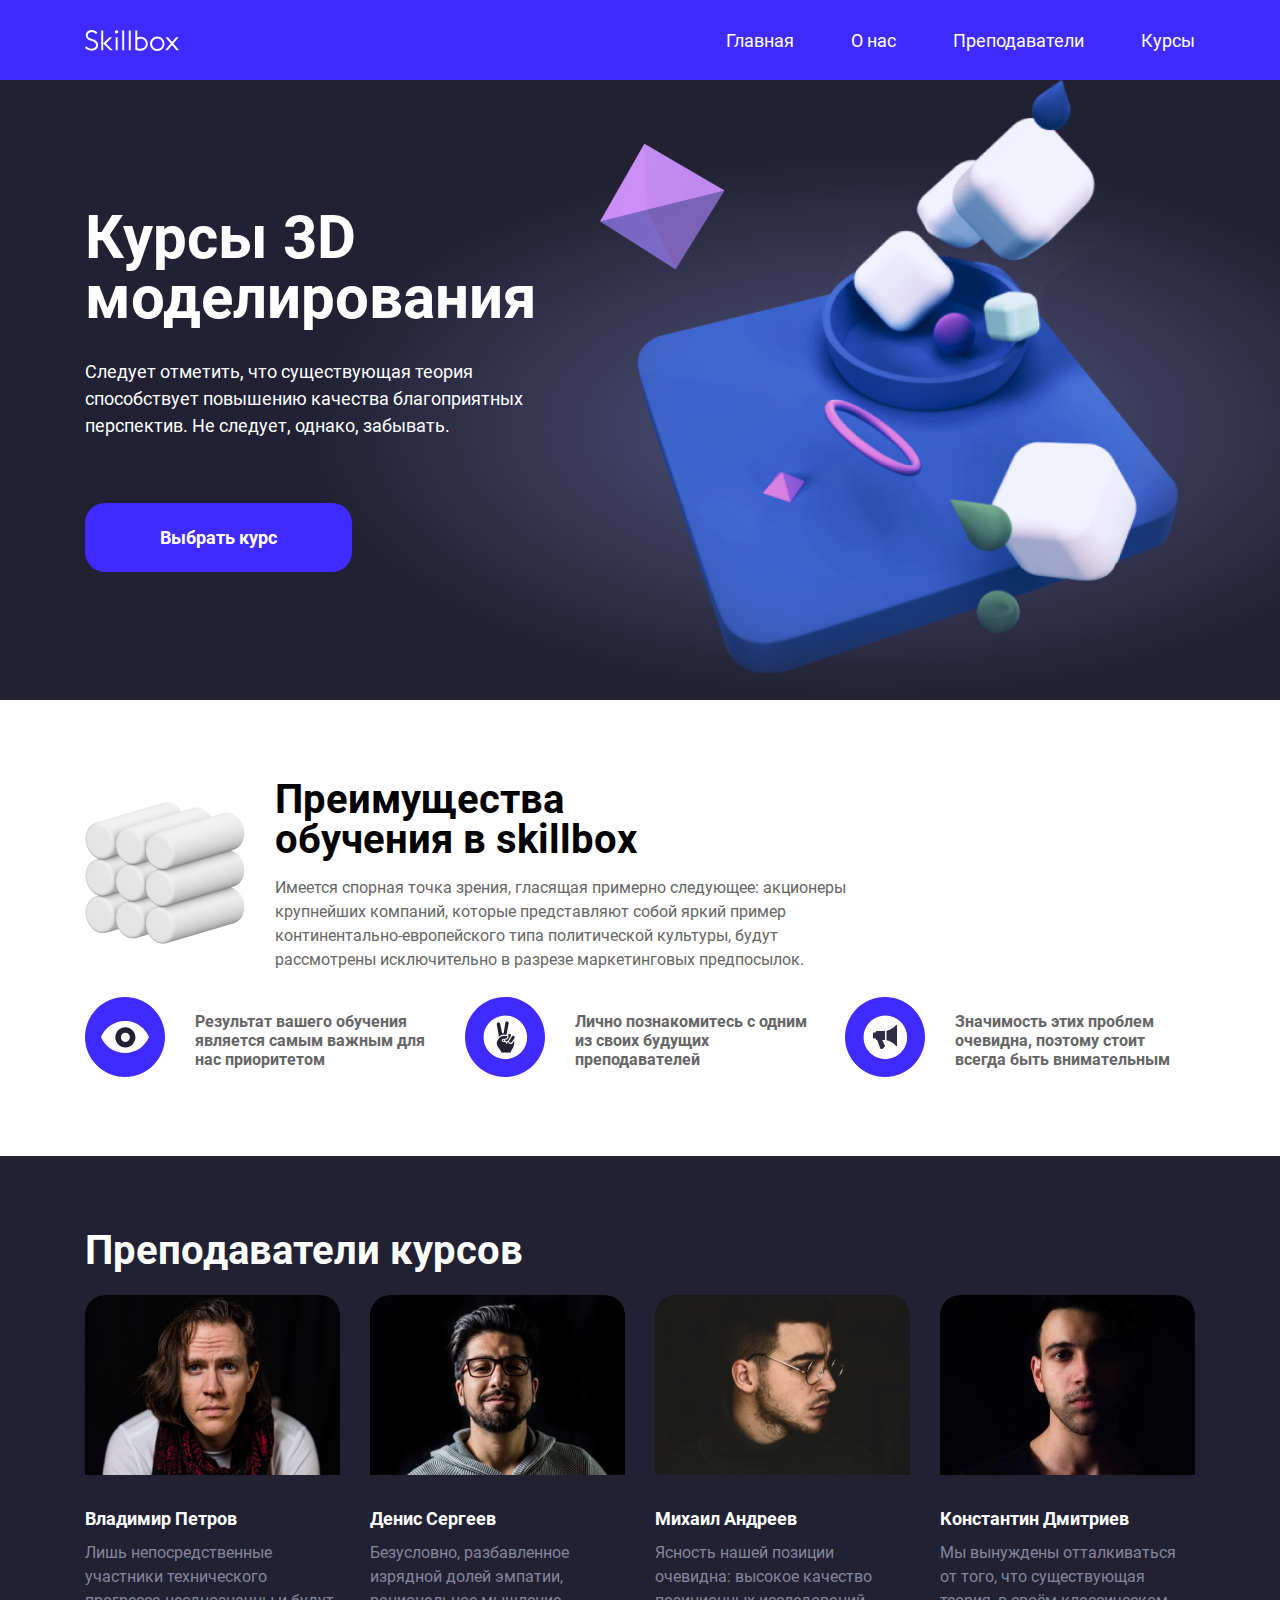
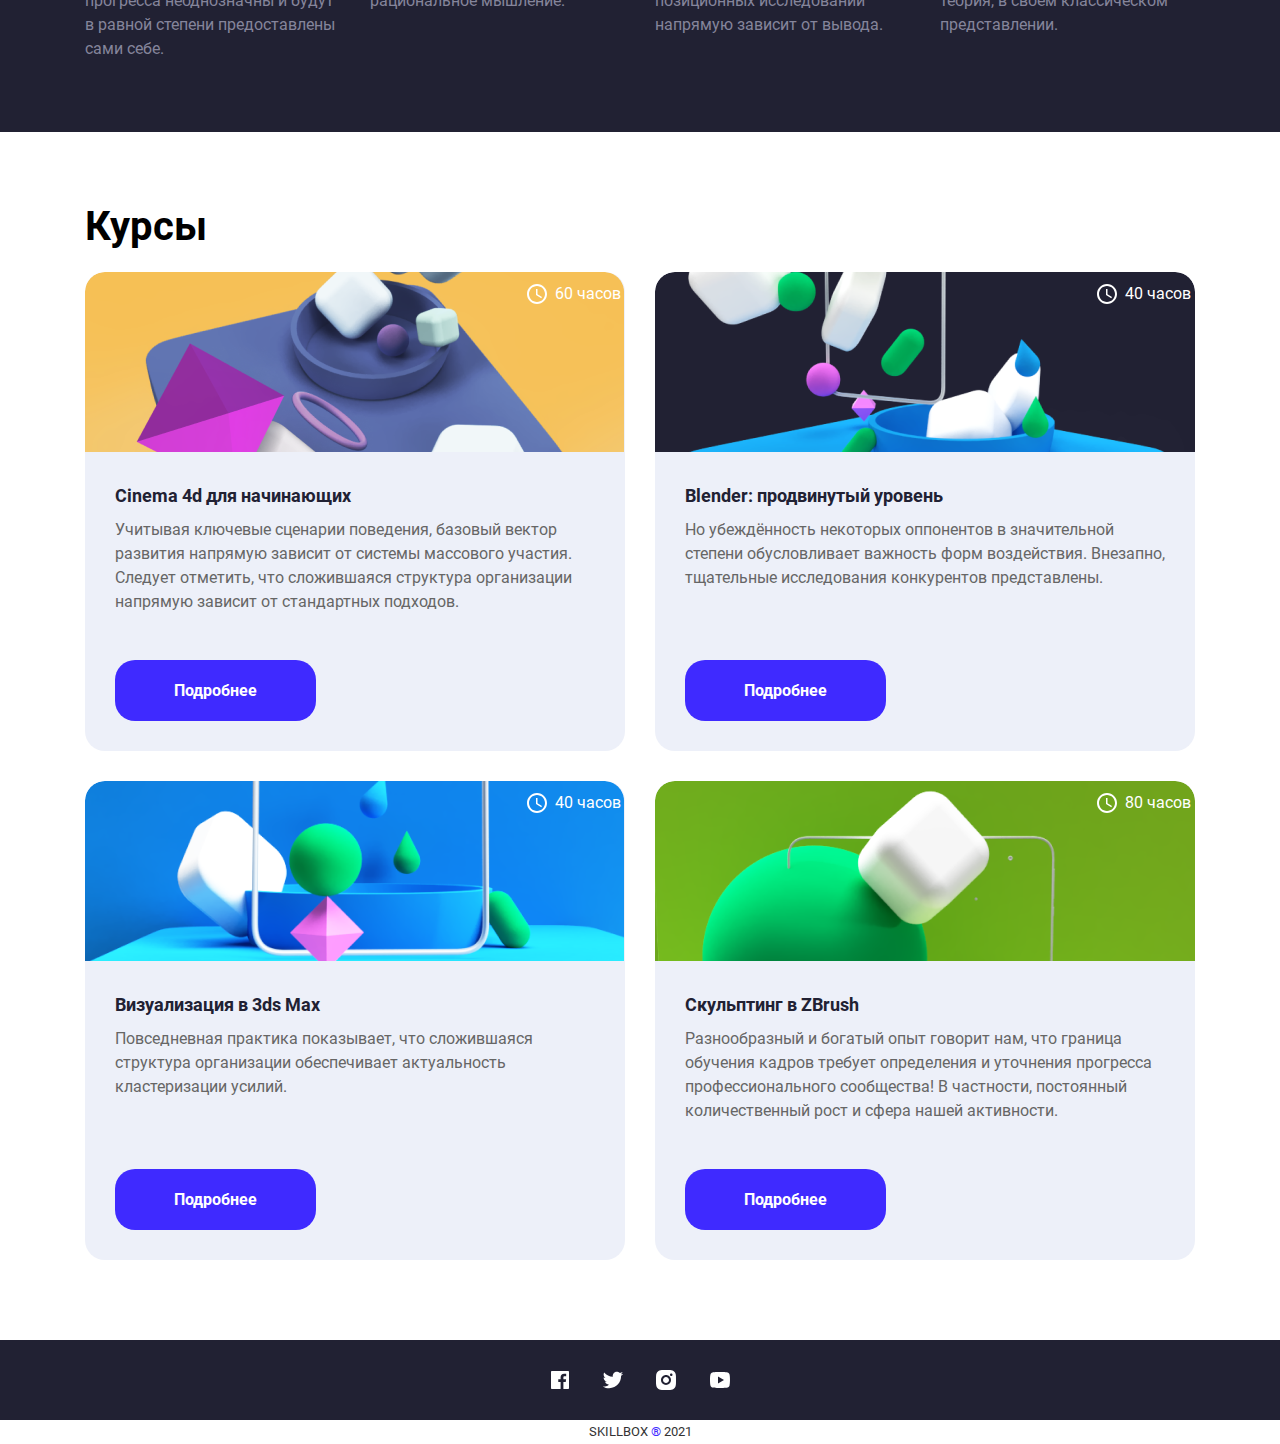
<file: Courses/index.html>
<!DOCTYPE html>
<html lang="en">

<head>
  <meta charset="UTF-8">
  <meta http-equiv="X-UA-Compatible" content="IE=edge">
  <meta name="viewport" content="width=device-width, initial-scale=1.0">
  <link rel="stylesheet" href="css/normalize.css">
  <link rel="stylesheet" href="css/bootstrap-grid.min.css">
  <link rel="stylesheet" href="css/style.css">
  <link rel="stylesheet" href="css/media.css">
  <script src="js/script.js"></script>
  <title>3D</title>
</head>

<body>
  <header class="header">
    <div class="header__container container d-flex">
      <a class="header__logo" href="#">
        <img class="header__pic" src="img/header/skillbox-logo.svg" alt="Логотип Skillbox">
      </a>
      <nav class="nav header__nav" title="Главное меню">
        <ul class="nav__list list-reset flex">
          <li class="nav__item"><a class="nav__link" href="#hero" aria-label="перейти в секцию, Главная">Главная</a>
          </li>
          <li class="nav__item"><a class="nav__link" href="#about" aria-label="перейти в секцию, О нас">О нас</a></li>
          <li class="nav__item"><a class="nav__link" href="#teachers"
              aria-label="перейти в секцию, Преподаватели">Преподаватели</a></li>
          <li class="nav__item"><a class="nav__link" href="#courses" aria-label="перейти в секцию, Курсы">Курсы</a></li>
        </ul>
      </nav>
      <button class="header__burger btn-reset burger" id="burger" aria-label="Раскрыть меню">
        <svg width="30" height="30" viewBox="0 0 30 30" fill="none" xmlns="http://www.w3.org/2000/svg">
          <path fill-rule="evenodd" clip-rule="evenodd" d="M4.6875 21.5625C4.6875 21.3139 4.78627 21.0754 4.96209 20.8996C5.1379 20.7238 5.37636 20.625 5.625 20.625H24.375C24.6236 20.625 24.8621 20.7238 25.0379 20.8996C25.2137 21.0754 25.3125 21.3139 25.3125 21.5625C25.3125 21.8111 25.2137 22.0496 25.0379 22.2254C24.8621 22.4012 24.6236 22.5 24.375 22.5H5.625C5.37636 22.5 5.1379 22.4012 4.96209 22.2254C4.78627 22.0496 4.6875 21.8111 4.6875 21.5625ZM4.6875 14.0625C4.6875 13.8139 4.78627 13.5754 4.96209 13.3996C5.1379 13.2238 5.37636 13.125 5.625 13.125H24.375C24.6236 13.125 24.8621 13.2238 25.0379 13.3996C25.2137 13.5754 25.3125 13.8139 25.3125 14.0625C25.3125 14.3111 25.2137 14.5496 25.0379 14.7254C24.8621 14.9012 24.6236 15 24.375 15H5.625C5.37636 15 5.1379 14.9012 4.96209 14.7254C4.78627 14.5496 4.6875 14.3111 4.6875 14.0625ZM4.6875 6.5625C4.6875 6.31386 4.78627 6.0754 4.96209 5.89959C5.1379 5.72377 5.37636 5.625 5.625 5.625H24.375C24.6236 5.625 24.8621 5.72377 25.0379 5.89959C25.2137 6.0754 25.3125 6.31386 25.3125 6.5625C25.3125 6.81114 25.2137 7.0496 25.0379 7.22541C24.8621 7.40123 24.6236 7.5 24.375 7.5H5.625C5.37636 7.5 5.1379 7.40123 4.96209 7.22541C4.78627 7.0496 4.6875 6.81114 4.6875 6.5625Z" fill="white"/>
        </svg>
      </button>
      <div class="header__menu menu d-flex" id="menu">
        <button class="menu__burger btn-reset" id="burger1" aria-label="Закрыть меню">
          <svg width="30" height="30" viewBox="0 0 30 30" fill="none" xmlns="http://www.w3.org/2000/svg">
            <path fill-rule="evenodd" clip-rule="evenodd" d="M6.75 6.75002C6.94891 6.55111 7.2187 6.43936 7.5 6.43936C7.7813 6.43936 8.05109 6.55111 8.25 6.75002L23.25 21.75C23.4489 21.9489 23.5606 22.2187 23.5606 22.5C23.5606 22.7813 23.4489 23.0511 23.25 23.25C23.0511 23.4489 22.7813 23.5607 22.5 23.5607C22.2187 23.5607 21.9489 23.4489 21.75 23.25L6.75 8.25002C6.55109 8.05111 6.43934 7.78132 6.43934 7.50002C6.43934 7.21871 6.55109 6.94893 6.75 6.75002Z" fill="white"/>
            <path fill-rule="evenodd" clip-rule="evenodd" d="M23.25 6.75002C23.4489 6.94893 23.5607 7.21871 23.5607 7.50002C23.5607 7.78132 23.4489 8.0511 23.25 8.25001L8.25001 23.25C8.0511 23.4489 7.78132 23.5607 7.50001 23.5607C7.21871 23.5607 6.94893 23.4489 6.75002 23.25C6.55111 23.0511 6.43936 22.7813 6.43936 22.5C6.43936 22.2187 6.5511 21.9489 6.75002 21.75L21.75 6.75002C21.9489 6.5511 22.2187 6.43936 22.5 6.43936C22.7813 6.43936 23.0511 6.5511 23.25 6.75002Z" fill="white"/>
          </svg>
        </button>
        <ul class="menu__list list-reset">
          <li class="menu__item"><a class="menu__link" href="#hero" aria-label="перейти в секцию, Главная">Главная </a></li>
          <li class="menu__item"><a class="menu__link" href="#about" aria-label="перейти в секцию, О нас">О нас</a></li>
          <li class="menu__item"><a class="menu__link" href="#teachers" aria-label="перейти в секцию, Преподаватели">Преподаватели</a></li>
          <li class="menu__item"><a class="menu__link" href="#courses" aria-label="перейти в секцию, Курсы">Курсы</a></li>
        </ul>
      </div>
    </div>
  </header>

  <main>
    <section class="hero section-offset" id="hero">
      <div class="hero__container container flex">
        <div class="hero__text">
          <h1 class="hero__headliner">
            Курсы 3D моделирования
          </h1>
          <p class="hero__descr">
            Следует отметить, что существующая теория способствует повышению качества благоприятных перспектив.
            Не&nbsp;следует, однако, забывать.
          </p>
          <button class="hero__btn btn-reset btn">Выбрать курс</button>
        </div>
        <div class="hero__picture">
          <img src="img/hero/h1.png" alt="" class="hero__pic">
        </div>
      </div>
    </section>

    <section class="about section-offset" id="about">
      <div class="about__container container">
        <div class="about__wrap flex">
          <div class="about__left">
            <img class="about__pic" src="img/about/about3d.png" alt="">
          </div>
          <div class="about__right">
            <h2 class="about__headline headline">
              Преимущества обучения в&nbsp;skillbox
            </h2>
            <p class="about__descr">
              Имеется спорная точка зрения, гласящая примерно следующее: акционеры крупнейших компаний, которые
              представляют собой яркий пример континентально-европейского типа политической культуры, будут рассмотрены
              исключительно в&nbsp;разрезе маркетинговых предпосылок.
            </p>
          </div>
        </div>
        <div class="row">
          <div class="col-12 col-sm-4 col-md-4 col-lg-4">
            <div class="about__opinion opinion flex">
              <div class="opinion__pic">
                <svg width="80" height="80" viewBox="0 0 80 80" fill="none" xmlns="http://www.w3.org/2000/svg">
                  <path
                    d="M40 0C34.7471 0 29.5457 1.03463 24.6927 3.04482C19.8396 5.05501 15.4301 8.00138 11.7157 11.7157C4.21427 19.2172 0 29.3913 0 40C0 50.6087 4.21427 60.7828 11.7157 68.2843C15.4301 71.9986 19.8396 74.945 24.6927 76.9552C29.5457 78.9654 34.7471 80 40 80C50.6087 80 60.7828 75.7857 68.2843 68.2843C75.7857 60.7828 80 50.6087 80 40C80 34.7471 78.9654 29.5457 76.9552 24.6927C74.945 19.8396 71.9986 15.4301 68.2843 11.7157C64.5699 8.00138 60.1604 5.05501 55.3073 3.04482C50.4543 1.03463 45.2529 0 40 0ZM40 56C29.48 56 20 49.72 16 40C21.52 26.76 36.76 20.48 50 26C56.32 28.64 61.36 33.68 64 40C60 49.72 50.52 56 40 56Z"
                    fill="#3F2AFF" />
                  <path fill-rule="evenodd" clip-rule="evenodd"
                    d="M40.3571 30.3125C37.6931 30.3125 35.1382 31.3708 33.2545 33.2545C31.3708 35.1382 30.3125 37.6931 30.3125 40.3571C30.3125 43.0211 31.3708 45.576 33.2545 47.4598C35.1382 49.3435 37.6931 50.4018 40.3571 50.4018C43.0212 50.4018 45.576 49.3435 47.4598 47.4598C49.3435 45.576 50.4018 43.0211 50.4018 40.3571C50.4018 37.6931 49.3435 35.1382 47.4598 33.2545C45.576 31.3708 43.0212 30.3125 40.3571 30.3125ZM40.3565 44.8772C42.8529 44.8772 44.8766 42.8535 44.8766 40.3571C44.8766 37.8608 42.8529 35.837 40.3565 35.837C37.8601 35.837 35.8364 37.8608 35.8364 40.3571C35.8364 42.8535 37.8601 44.8772 40.3565 44.8772Z"
                    fill="#212133" />
                </svg>
              </div>
              <div class="opinion__descr">
                <p class="opinion__text">Результат вашего обучения является самым важным для нас приоритетом</p>
              </div>
            </div>
          </div>
          <div class="col-12 col-sm-4 col-md-4 col-lg-4">
            <div class="about__opinion opinion flex">
              <div class="opinion__pic">
                <svg width="80" height="80" viewBox="0 0 80 80" fill="none" xmlns="http://www.w3.org/2000/svg">
                  <g clip-path="url(#clip0_51_129)">
                    <path
                      d="M37.9097 43.3674C37.9097 43.6773 38.1609 43.9286 38.4709 43.9286H39.1893C39.0672 43.5678 39.0232 43.1852 39.0602 42.8062H38.4709C38.1609 42.8062 37.9097 43.0574 37.9097 43.3674Z"
                      fill="#212133" />
                    <path
                      d="M42.3527 24.3258C41.9158 24.2327 41.4598 24.317 41.0851 24.5601C40.7104 24.8033 40.4477 25.1853 40.3547 25.6223L38.7384 35.9264C38.6658 36.3185 38.3296 36.607 37.931 36.6191C37.5323 36.6313 37.1792 36.3639 37.0828 35.9769L35.1017 26.8626C35.0133 26.2532 34.5994 25.7407 34.0222 25.5261C33.4451 25.3115 32.7968 25.4291 32.3318 25.8327C31.8668 26.2362 31.6592 26.8615 31.7904 27.4631L33.6706 37.7559C33.8156 38.5397 33.806 39.3442 33.6425 40.1243C34.2164 39.5579 34.8297 39.0328 35.4777 38.5529C36.1519 38.0386 36.9757 37.7588 37.8236 37.7559H41.5726L43.6491 26.3294C43.7439 25.8917 43.6605 25.4343 43.4172 25.0583C43.1739 24.6823 42.7908 24.4187 42.3527 24.3258Z"
                      fill="#212133" />
                    <path
                      d="M43.1222 45.1183C42.8293 45.3305 42.4975 45.4831 42.1457 45.5673C42.2219 45.6896 42.2894 45.8172 42.3477 45.9489C42.4232 46.1218 42.4068 46.3211 42.3039 46.4793C42.2011 46.6375 42.0257 46.7334 41.837 46.7347C41.6152 46.7332 41.415 46.6012 41.3263 46.3979C40.9681 45.5772 40.1565 45.0479 39.261 45.051H38.4697C37.5398 45.051 36.786 44.2972 36.786 43.3673C36.786 42.4374 37.5398 41.6836 38.4697 41.6836H40.1534C41.3932 41.6836 42.3983 40.6786 42.3983 39.4387V38.8775H37.8243C37.2171 38.8775 36.6263 39.0744 36.1406 39.4387C33.9406 41.0775 31.735 43.5188 31.735 46.3025C31.7334 47.5568 32.126 48.7799 32.8574 49.7989L35.6636 53.6714C36.0898 54.2629 36.2891 54.988 36.2248 55.7142H45.7656C45.7656 54.1877 45.6141 54.5918 48.0835 50.3882C48.7329 49.0753 49.0909 47.6376 49.1329 46.1734V43.5806L47.8253 45.6627C47.3097 46.5515 46.3161 47.0499 45.2954 46.9318C44.2746 46.8136 43.4212 46.1014 43.1222 45.1183Z"
                      fill="#212133" />
                    <path
                      d="M40.18 42.8061C40.0771 43.2768 40.2209 43.7674 40.5616 44.1081C40.9023 44.4488 41.393 44.5926 41.8637 44.4897C42.6774 44.3101 42.9861 43.676 43.407 42.9576C45.6968 39.2984 45.6126 39.4443 45.6519 39.3321C46.1673 38.6082 45.999 37.6036 45.2759 37.0872C44.9118 36.8836 44.4813 36.8343 44.0806 36.9503C43.6799 37.0663 43.3423 37.3379 43.1433 37.7045L42.9917 37.9459C43.3139 38.1471 43.5124 38.4977 43.5193 38.8775V39.4387C43.5193 41.2875 42.0288 42.7907 40.18 42.8061Z"
                      fill="#212133" />
                    <path
                      d="M49.0221 38.8774C48.2933 38.4623 47.366 38.7129 46.9456 39.4387C46.6201 39.9662 47.1701 39.0346 44.3696 43.5581C44.1487 43.9065 44.076 44.3287 44.1675 44.731C44.3148 45.3223 44.8127 45.7607 45.4179 45.8318C46.0231 45.9029 46.6091 45.5919 46.8895 45.0509L49.4711 40.9484C49.9189 40.2525 49.7179 39.3254 49.0221 38.8774Z"
                      fill="#212133" />
                  </g>
                  <path fill-rule="evenodd" clip-rule="evenodd"
                    d="M24.6927 3.04482C29.5457 1.03463 34.7471 0 40 0C45.2529 0 50.4543 1.03463 55.3073 3.04482C60.1604 5.05501 64.5699 8.00138 68.2843 11.7157C71.9986 15.4301 74.945 19.8396 76.9552 24.6927C78.9654 29.5457 80 34.7471 80 40C80 50.6087 75.7857 60.7828 68.2843 68.2843C60.7828 75.7857 50.6087 80 40 80C34.7471 80 29.5457 78.9654 24.6927 76.9552C19.8396 74.945 15.4301 71.9986 11.7157 68.2843C4.21427 60.7828 0 50.6087 0 40C0 29.3913 4.21427 19.2172 11.7157 11.7157C15.4301 8.00138 19.8396 5.05501 24.6927 3.04482ZM40.3571 62.1429C52.3891 62.1429 62.1429 52.3891 62.1429 40.3571C62.1429 28.3252 52.3891 18.5714 40.3571 18.5714C28.3252 18.5714 18.5714 28.3252 18.5714 40.3571C18.5714 52.3891 28.3252 62.1429 40.3571 62.1429Z"
                    fill="#3F2AFF" />
                  <defs>
                    <clipPath id="clip0_51_129">
                      <rect width="31.4286" height="31.4286" fill="white" transform="translate(25 24.2857)" />
                    </clipPath>
                  </defs>
                </svg>
              </div>
              <div class="opinion__descr">
                <p class="opinion__text">Лично познакомитесь с одним из своих будущих преподавателей</p>
              </div>
            </div>
          </div>
          <div class="col-12 col-sm-4 col-md-4 col-lg-4">
            <div class="about__opinion opinion flex">
              <div class="opinion__pic">
                <svg width="80" height="80" viewBox="0 0 80 80" fill="none" xmlns="http://www.w3.org/2000/svg">
                  <path fill-rule="evenodd" clip-rule="evenodd"
                    d="M24.6927 3.04482C29.5457 1.03463 34.7471 0 40 0C45.2529 0 50.4543 1.03463 55.3073 3.04482C60.1604 5.05501 64.5699 8.00138 68.2843 11.7157C71.9986 15.4301 74.945 19.8396 76.9552 24.6927C78.9654 29.5457 80 34.7471 80 40C80 50.6087 75.7857 60.7828 68.2843 68.2843C60.7828 75.7857 50.6087 80 40 80C34.7471 80 29.5457 78.9654 24.6927 76.9552C19.8396 74.945 15.4301 71.9986 11.7157 68.2843C4.21427 60.7828 0 50.6087 0 40C0 29.3913 4.21427 19.2172 11.7157 11.7157C15.4301 8.00138 19.8396 5.05501 24.6927 3.04482ZM40.3571 62.1429C52.3891 62.1429 62.1429 52.3891 62.1429 40.3571C62.1429 28.3252 52.3891 18.5714 40.3571 18.5714C28.3252 18.5714 18.5714 28.3252 18.5714 40.3571C18.5714 52.3891 28.3252 62.1429 40.3571 62.1429Z"
                    fill="#3F2AFF" />
                  <g clip-path="url(#clip0_53_112)">
                    <path
                      d="M39.9993 43.1122V33.8508C39.7367 33.8751 39.4771 33.9161 39.2131 33.9282H31.6516C31.2327 33.9282 30.8927 34.2682 30.8927 34.6871V35.446H28.616C28.1971 35.446 27.8571 35.786 27.8571 36.2049V40.7582C27.8571 41.1771 28.1971 41.517 28.616 41.517H30.8927V42.2759C30.8927 42.6948 31.2327 43.0348 31.6516 43.0348H32.1114L35.1621 51.167C35.3488 51.6542 35.7662 52.0078 36.2792 52.111C36.3809 52.1323 36.4826 52.1429 36.5828 52.1429C36.988 52.1429 37.3735 51.982 37.6498 51.6936L39.4726 49.886C39.9385 49.42 40.0493 48.693 39.7519 48.1299L37.2051 43.0348H39.2206C39.4817 43.047 39.7397 43.0879 39.9993 43.1122Z"
                      fill="#2E2B44" />
                    <path
                      d="M52.0178 28.2245C52.0026 28.1987 51.989 28.1774 51.9692 28.1531C51.8857 28.0469 51.781 27.9604 51.652 27.9103C51.6475 27.9088 51.6444 27.9027 51.6399 27.9012C51.6247 27.8966 51.611 27.9042 51.5959 27.8997C51.5276 27.8799 51.4593 27.8572 51.3834 27.8572C51.3318 27.8572 51.2862 27.8769 51.2361 27.8875C51.2073 27.8936 51.18 27.8951 51.1512 27.9042C51.0206 27.9467 50.9083 28.0196 50.8188 28.1198C50.8127 28.1258 50.8036 28.1273 50.7975 28.1334C48.4313 31.0065 45.1317 32.928 41.5179 33.6323V43.3323C45.1317 44.0365 48.4313 45.9565 50.7975 48.8296C50.8036 48.8372 50.8142 48.8402 50.8218 48.8494C50.8749 48.9085 50.9402 48.9556 51.01 48.9951C51.0328 49.0087 51.051 49.0284 51.0737 49.0391C51.1694 49.0801 51.2726 49.1059 51.3834 49.1059C51.4699 49.1059 51.5549 49.0907 51.6399 49.0618C51.6444 49.0603 51.6475 49.0542 51.652 49.0527C51.781 49.0026 51.8857 48.9177 51.9692 48.8099C51.9874 48.7856 52.0011 48.7644 52.0178 48.7386C52.0906 48.6217 52.1423 48.4927 52.1423 48.347V28.6161C52.1423 28.4704 52.0906 28.3413 52.0178 28.2245Z"
                      fill="#2E2B44" />
                  </g>
                  <defs>
                    <clipPath id="clip0_53_112">
                      <rect width="24.2857" height="24.2857" fill="white" transform="translate(27.8571 27.8572)" />
                    </clipPath>
                  </defs>
                </svg>
              </div>
              <div class="opinion__descr">
                <p class="opinion__text">Значимость этих проблем очевидна, поэтому стоит всегда быть внимательным</p>
              </div>
            </div>
          </div>
        </div>
      </div>
    </section>

    <section class="teachers section-offset" id="teachers">
      <div class="teachers__container container">
        <h2 class="teachers__headline headline">Преподаватели курсов</h2>
        <div class="teachers__cards row">
          <div class="teachers__card col-12 col-sm-6 col-lg-3">
            <div class="teachers__content teachers__content_1">
              <div class="teachers__photo teachers__photo_1" style="background-image: url('img/teachers/teachers1.png');"></div>
              <h3 class="teachers__name">Владимир Петров</h3>
              <p class="teachers__descr">Лишь непосредственные участники технического прогресса неоднозначны и будут в
                равной степени предоставлены сами себе.</p>
            </div>
          </div>
          <div class="teachers__card col-12 col-sm-6 col-lg-3">
            <div class="teachers__content">
              <div class="teachers__photo teachers__photo_2" style="background-image: url('img/teachers/teachers2.png');"></div>
              <h3 class="teachers__name">Денис Сергеев</h3>
              <p class="teachers__descr">Безусловно, разбавленное изрядной долей эмпатии, рациональное мышление.</p>
            </div>
          </div>
          <div class="teachers__card col-12 col-sm-6 col-lg-3">
            <div class="teachers__content">
              <div class="teachers__photo teachers__photo_3" style="background-image: url('img/teachers/teachers3.png');"></div>
              <h3 class="teachers__name">Михаил Андреев</h3>
              <p class="teachers__descr">Ясность нашей позиции очевидна: высокое качество позиционных исследований
                напрямую зависит от вывода.</p>
            </div>
          </div>
          <div class="teachers__card col-12 col-sm-6 col-lg-3">
            <div class="teachers__content">
              <div class="teachers__photo teachers__photo_4" style="background-image: url('img/teachers/teachers4.png');"></div>
              <h3 class="teachers__name">Константин Дмитриев</h3>
              <p class="teachers__descr">Мы вынуждены отталкиваться от того, что существующая теория, в своём
                классическом представлении.</p>
            </div>
          </div>
        </div>
      </div>
    </section>

    <section class="courses section-offset" id="courses">
      <div class="courses__container container">
        <h2 class="courses__headline headline">Курсы</h2>
        <div class="courses__cards card row">
          <div class="col-12 col-sm-6 d-flex">
            <div class="card__content card__content_1" style="background-image: url('img/courses/c1.png');">
              <span class="card__hour">60 часов</span>
              <div class="card__text">
                <h3 class="card__headliner">Cinema 4d для начинающих</h3>
                <p class="card__descr">Учитывая ключевые сценарии поведения, базовый вектор развития напрямую зависит от
                  системы массового участия. Следует отметить, что сложившаяся структура организации напрямую зависит от
                  стандартных подходов.</p>
                <button class="card__btn btn-reset btn">Подробнее</button>
              </div>
            </div>
          </div>
          <div class="col-12 col-sm-6 d-flex">
            <div class="card__content card__content_2" style="background-image: url('img/courses/c2.png');">
              <span class="card__hour">40 часов</span>
              <div class="card__text">
                <h3 class="card__headliner">Blender: продвинутый уровень</h3>
                <p class="card__descr">Но убеждённость некоторых оппонентов в значительной степени обусловливает
                  важность
                  форм воздействия. Внезапно, тщательные исследования конкурентов представлены.</p>
                <button class="card__btn btn-reset btn">Подробнее</button>
              </div>
            </div>
          </div>
          <div class="col-12 col-sm-6 d-flex">
            <div class="card__content card__content_3" style="background-image: url('img/courses/c3.png');">
              <span class="card__hour">40 часов</span>
              <div class="card__text">
                <h3 class="card__headliner">Визуализация в 3ds Max</h3>
                <p class="card__descr">Повседневная практика показывает, что сложившаяся структура организации
                  обеспечивает актуальность кластеризации усилий.</p>
                <button class="card__btn btn-reset btn">Подробнее</button>
              </div>
            </div>
          </div>
          <div class="col-12 col-sm-6 d-flex">
            <div class="card__content card__content_4" style="background-image: url('img/courses/c4.png');">
              <span class="card__hour">80 часов</span>
              <div class="card__text">
                <h3 class="card__headliner">Скульптинг в ZBrush</h3>
                <p class="card__descr">Разнообразный и богатый опыт говорит нам, что граница обучения кадров требует
                  определения и уточнения прогресса профессионального сообщества! В частности, постоянный количественный
                  рост и сфера нашей активности.</p>
                <button class="card__btn btn-reset btn">Подробнее</button>
              </div>
            </div>
          </div>
        </div>
      </div>
    </section>

    <footer class="footer">
      <div class="footer__social">
        <div class="footer__container container d-flex">
          <ul class="footer__list list-reset d-flex">
            <li class="footer__item"><a href="#" class="footer__link">
                <svg width="24" height="24" viewBox="0 0 24 24" fill="none" xmlns="http://www.w3.org/2000/svg">
                  <path
                    d="M15.402 21V14.034H17.735L18.084 11.326H15.402V9.598C15.402 8.814 15.62 8.279 16.744 8.279H18.178V5.857C17.4838 5.78334 16.7861 5.74762 16.088 5.75C14.021 5.75 12.606 7.012 12.606 9.33V11.326H10.268V14.034H12.606V21H4C3.73478 21 3.48043 20.8946 3.29289 20.7071C3.10536 20.5196 3 20.2652 3 20V4C3 3.73478 3.10536 3.48043 3.29289 3.29289C3.48043 3.10536 3.73478 3 4 3H20C20.2652 3 20.5196 3.10536 20.7071 3.29289C20.8946 3.48043 21 3.73478 21 4V20C21 20.2652 20.8946 20.5196 20.7071 20.7071C20.5196 20.8946 20.2652 21 20 21H15.402Z"
                    fill="white" />
                </svg>
              </a></li>
            <li class="footer__item"><a href="#" class="footer__link">
                <svg width="22" height="18" viewBox="0 0 22 18" fill="none" xmlns="http://www.w3.org/2000/svg">
                  <path
                    d="M21.1621 2.65593C20.3986 2.99362 19.589 3.2154 18.7601 3.31393C19.6338 2.79136 20.2878 1.96894 20.6001 0.999927C19.7801 1.48793 18.8811 1.82993 17.9441 2.01493C17.3147 1.34151 16.4804 0.89489 15.571 0.744511C14.6616 0.594133 13.728 0.748418 12.9153 1.18338C12.1026 1.61834 11.4564 2.30961 11.0772 3.14972C10.6979 3.98983 10.6068 4.93171 10.8181 5.82893C9.15516 5.74558 7.52838 5.31345 6.04334 4.56059C4.55829 3.80773 3.24818 2.75097 2.19805 1.45893C1.82634 2.09738 1.63101 2.82315 1.63205 3.56193C1.63205 5.01193 2.37005 6.29293 3.49205 7.04293C2.82806 7.02202 2.17869 6.84271 1.59805 6.51993V6.57193C1.59825 7.53763 1.93242 8.47354 2.5439 9.22099C3.15538 9.96843 4.00653 10.4814 4.95305 10.6729C4.33667 10.84 3.69036 10.8646 3.06305 10.7449C3.32992 11.5762 3.85006 12.3031 4.55064 12.824C5.25123 13.3449 6.09718 13.6337 6.97005 13.6499C6.10253 14.3313 5.10923 14.8349 4.04693 15.1321C2.98464 15.4293 1.87418 15.5142 0.779053 15.3819C2.69075 16.6114 4.91615 17.264 7.18905 17.2619C14.8821 17.2619 19.0891 10.8889 19.0891 5.36193C19.0891 5.18193 19.0841 4.99993 19.0761 4.82193C19.8949 4.23009 20.6017 3.49695 21.1631 2.65693L21.1621 2.65593Z"
                    fill="white" />
                </svg>
              </a></li>
            <li class="footer__item"><a href="#" class="footer__link">
                <svg width="24" height="24" viewBox="0 0 24 24" fill="none" xmlns="http://www.w3.org/2000/svg">
                  <path
                    d="M12 2C14.717 2 15.056 2.01 16.122 2.06C17.187 2.11 17.912 2.277 18.55 2.525C19.21 2.779 19.766 3.123 20.322 3.678C20.8305 4.1779 21.224 4.78259 21.475 5.45C21.722 6.087 21.89 6.813 21.94 7.878C21.987 8.944 22 9.283 22 12C22 14.717 21.99 15.056 21.94 16.122C21.89 17.187 21.722 17.912 21.475 18.55C21.2247 19.2178 20.8311 19.8226 20.322 20.322C19.822 20.8303 19.2173 21.2238 18.55 21.475C17.913 21.722 17.187 21.89 16.122 21.94C15.056 21.987 14.717 22 12 22C9.283 22 8.944 21.99 7.878 21.94C6.813 21.89 6.088 21.722 5.45 21.475C4.78233 21.2245 4.17753 20.8309 3.678 20.322C3.16941 19.8222 2.77593 19.2175 2.525 18.55C2.277 17.913 2.11 17.187 2.06 16.122C2.013 15.056 2 14.717 2 12C2 9.283 2.01 8.944 2.06 7.878C2.11 6.812 2.277 6.088 2.525 5.45C2.77524 4.78218 3.1688 4.17732 3.678 3.678C4.17767 3.16923 4.78243 2.77573 5.45 2.525C6.088 2.277 6.812 2.11 7.878 2.06C8.944 2.013 9.283 2 12 2ZM12 7C10.6739 7 9.40215 7.52678 8.46447 8.46447C7.52678 9.40215 7 10.6739 7 12C7 13.3261 7.52678 14.5979 8.46447 15.5355C9.40215 16.4732 10.6739 17 12 17C13.3261 17 14.5979 16.4732 15.5355 15.5355C16.4732 14.5979 17 13.3261 17 12C17 10.6739 16.4732 9.40215 15.5355 8.46447C14.5979 7.52678 13.3261 7 12 7ZM18.5 6.75C18.5 6.41848 18.3683 6.10054 18.1339 5.86612C17.8995 5.6317 17.5815 5.5 17.25 5.5C16.9185 5.5 16.6005 5.6317 16.3661 5.86612C16.1317 6.10054 16 6.41848 16 6.75C16 7.08152 16.1317 7.39946 16.3661 7.63388C16.6005 7.8683 16.9185 8 17.25 8C17.5815 8 17.8995 7.8683 18.1339 7.63388C18.3683 7.39946 18.5 7.08152 18.5 6.75ZM12 9C12.7956 9 13.5587 9.31607 14.1213 9.87868C14.6839 10.4413 15 11.2044 15 12C15 12.7956 14.6839 13.5587 14.1213 14.1213C13.5587 14.6839 12.7956 15 12 15C11.2044 15 10.4413 14.6839 9.87868 14.1213C9.31607 13.5587 9 12.7956 9 12C9 11.2044 9.31607 10.4413 9.87868 9.87868C10.4413 9.31607 11.2044 9 12 9Z"
                    fill="white" />
                </svg>
              </a></li>
            <li class="footer__item"><a href="#" class="footer__link">
                <svg width="24" height="24" viewBox="0 0 24 24" fill="none" xmlns="http://www.w3.org/2000/svg">
                  <path
                    d="M21.543 6.498C22 8.28 22 12 22 12C22 12 22 15.72 21.543 17.502C21.289 18.487 20.546 19.262 19.605 19.524C17.896 20 12 20 12 20C12 20 6.107 20 4.395 19.524C3.45 19.258 2.708 18.484 2.457 17.502C2 15.72 2 12 2 12C2 12 2 8.28 2.457 6.498C2.711 5.513 3.454 4.738 4.395 4.476C6.107 4 12 4 12 4C12 4 17.896 4 19.605 4.476C20.55 4.742 21.292 5.516 21.543 6.498ZM10 15.5L16 12L10 8.5V15.5Z"
                    fill="white" />
                </svg>
              </a></li>
          </ul>
        </div>
      </div>
      <div class="footer__descr">
        <div class="footer__container container d-flex">
          <p class="footer__trademark">SKILLBOX <span class="footer__tm">®</span> 2021</p>
        </div>
      </div>
    </footer>
  </main>
</body>

</html>
</file>
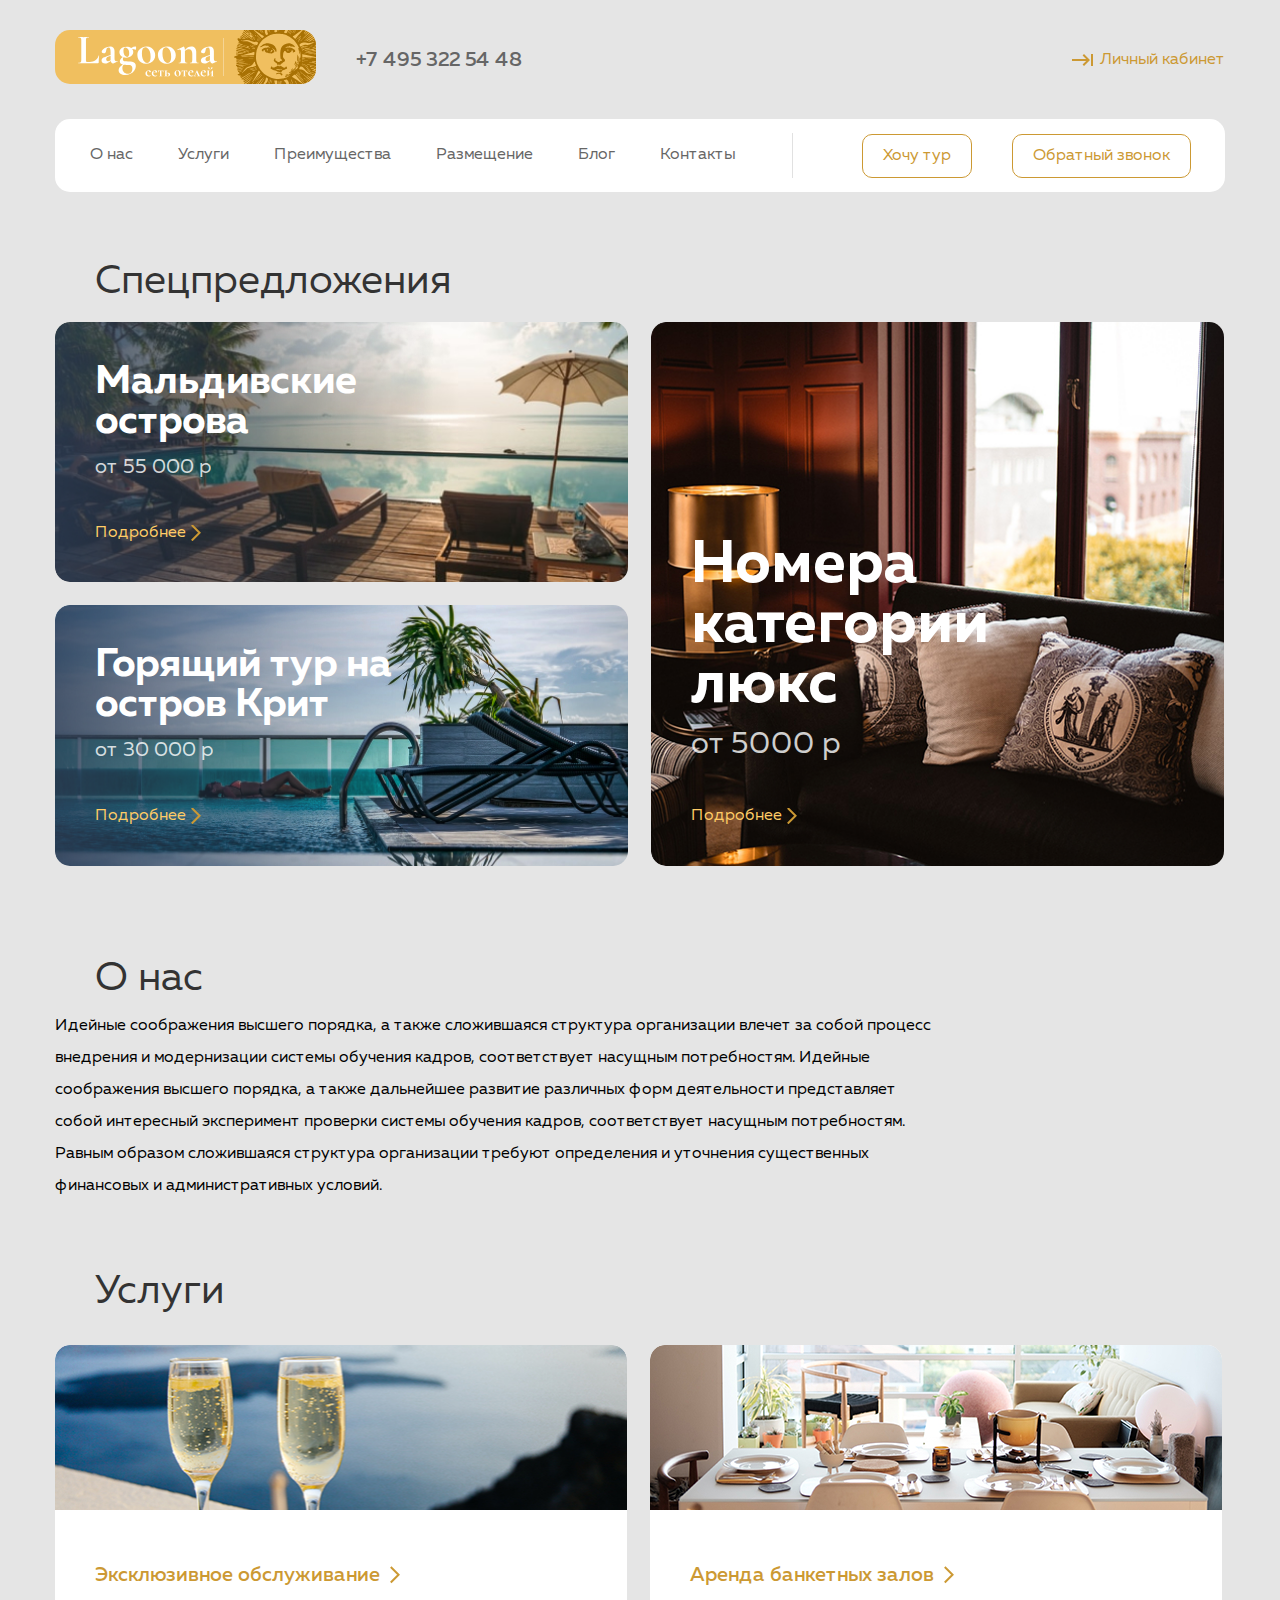
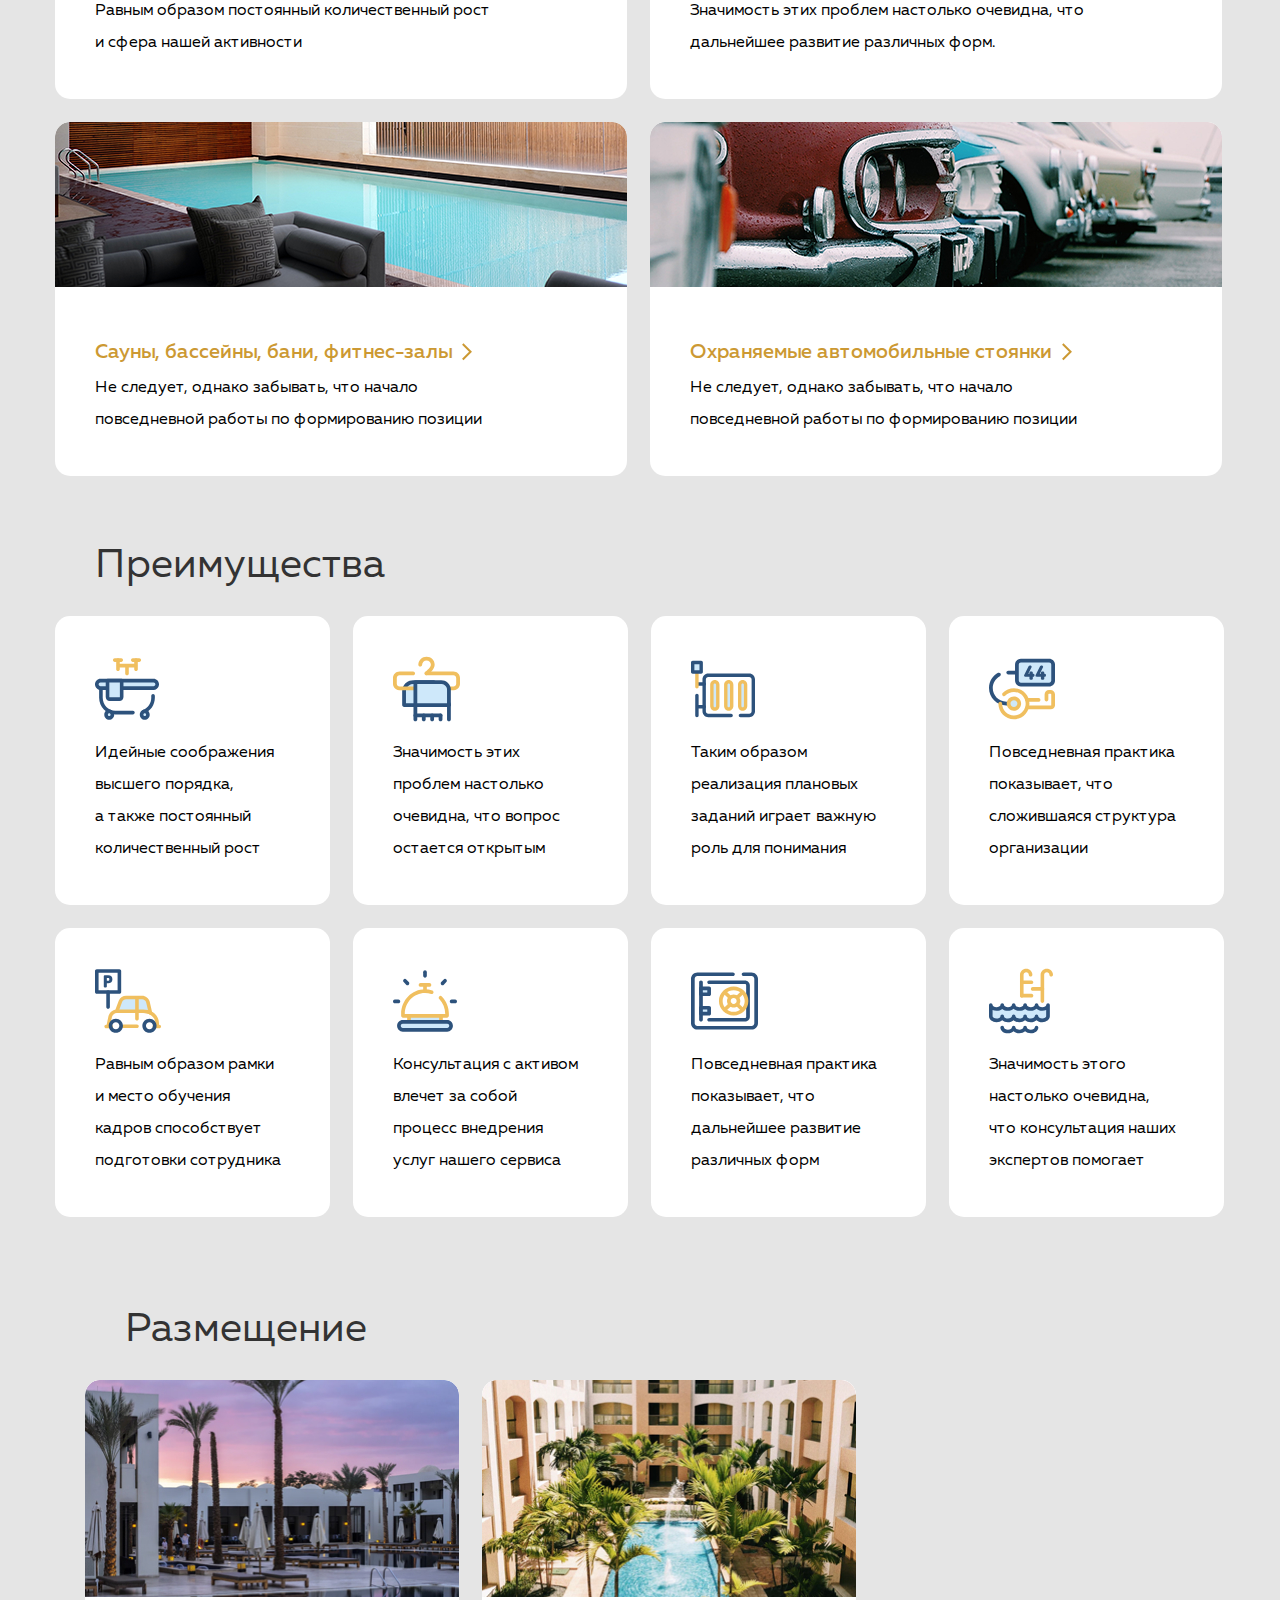
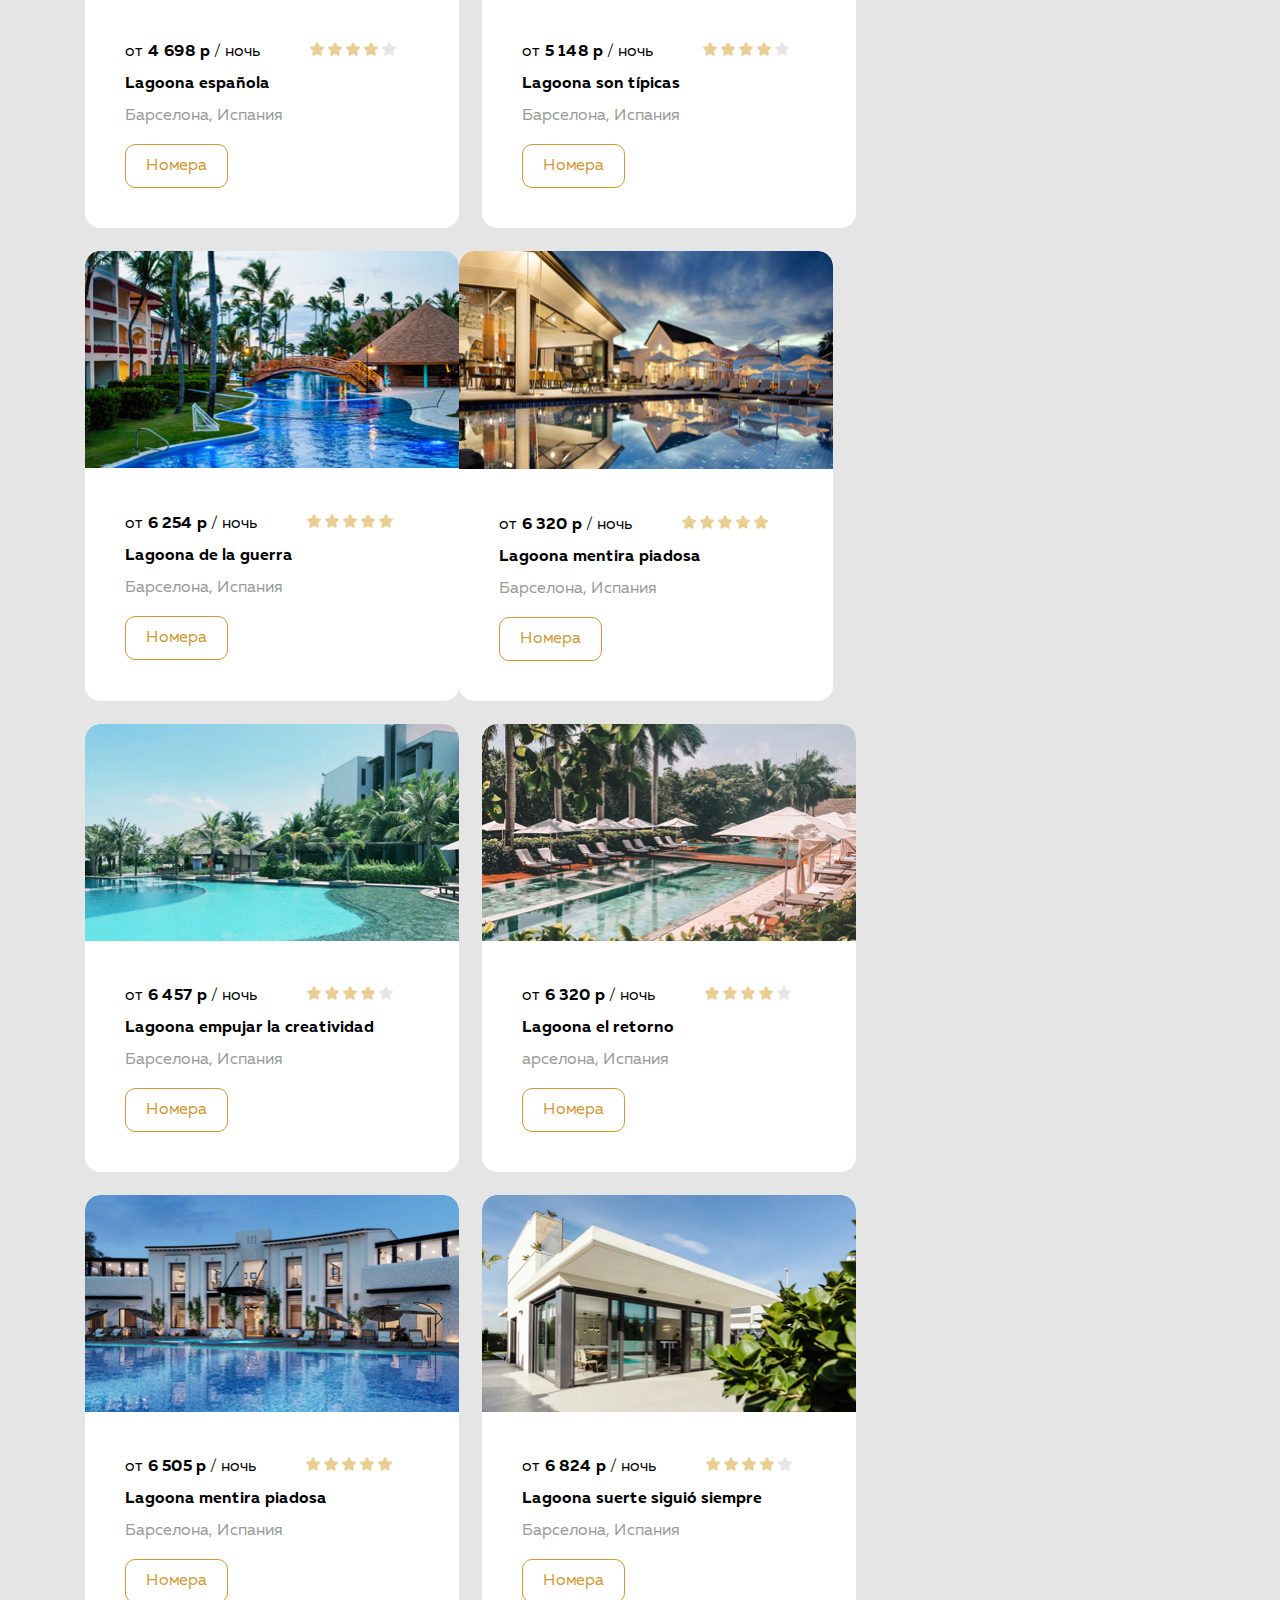
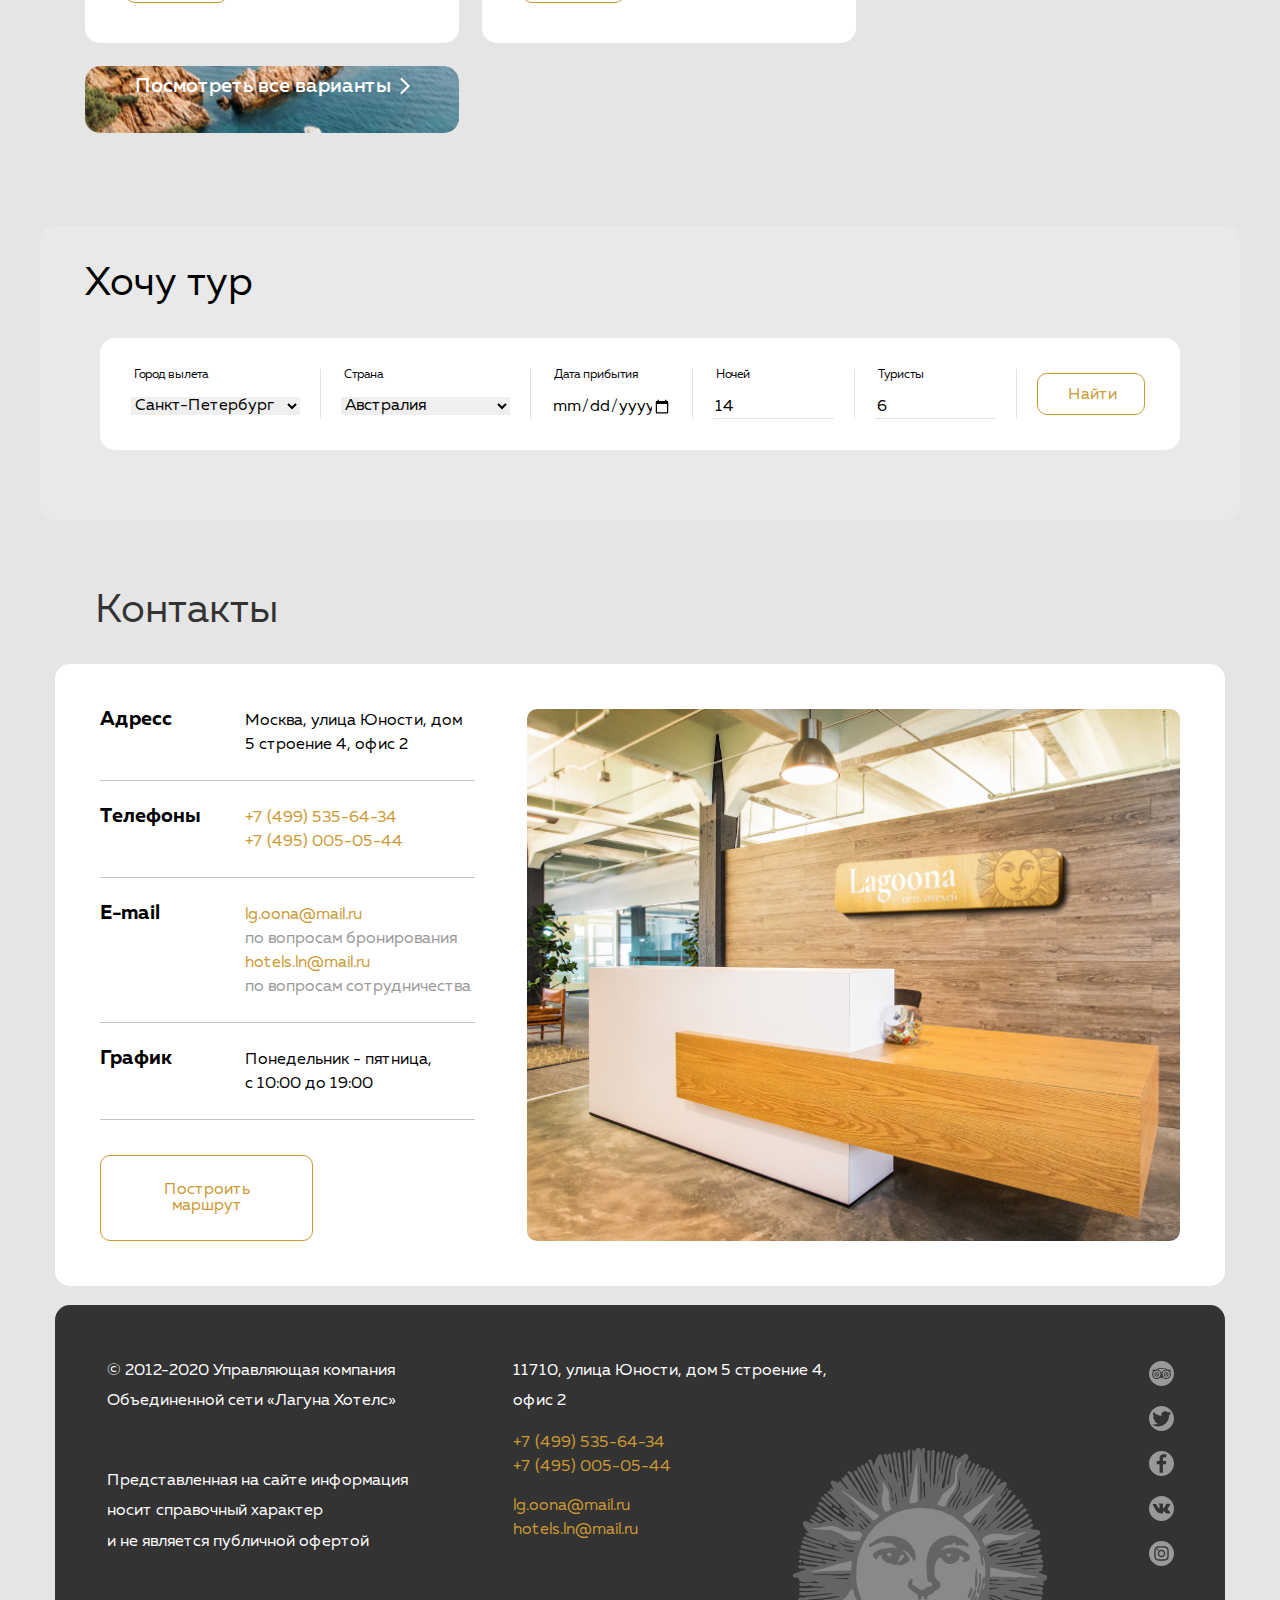
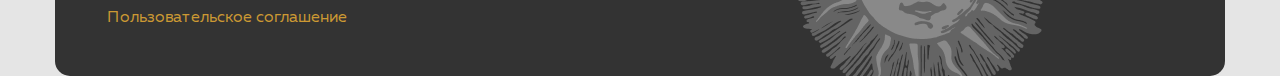
<file: Lagoona/index.html>
<!DOCTYPE html>
<html lang="ru">

<head>
    <meta charset="UTF-8">
    <meta http-equiv="X-UA-Compatible" content="IE=edge">
    <meta name="viewport" content="width=device-width, initial-scale=1.0">
    <title>Lagoona</title>
    <link rel="stylesheet" href="css/normalize.css">
    <link rel="stylesheet" href="css/style.css">
</head>

<body>
    <header class="header">
        <div class="container">
            <div class="header-top flex">
                <a href="#" class="logo-link">
                    <img src="img/logo.svg" alt="Lagoona hotels" class="logo">
                </a>
                <a class="phone-number" href="tel:+74953225448">
                    +7 495 322 54 48
                </a>
                <a href="#" class="account">
                    Личный кабинет
                </a>
            </div>
            <div class="header-menu flex">
                <nav class="header-nav">
                    <ul class="header-list list-reset flex">
                        <li class="header-list-item">
                            <a class="header-item-link" href="#aboutus">
                                О нас
                            </a>
                        </li>
                        <li class="header-list-item">
                            <a class="header-item-link" href="#services">
                                Услуги
                            </a>
                        </li>
                        <li class="header-list-item">
                            <a class="header-item-link" href="#preferences">
                                Преимущества
                            </a>
                        </li>
                        <li class="header-list-item">
                            <a class="header-item-link" href="#placement">
                                Размещение
                            </a>
                        </li>
                        <li class="header-list-item">
                            <a class="header-item-link" href="#" id="#blog">
                                Блог
                            </a>
                        </li>
                        <li class="header-list-item">
                            <a class="header-item-link" href="#contacts">
                                Контакты
                            </a>
                        </li>
                    </ul>
                </nav>
                <div class="nav-buttons flex">
                    <button class="btn header-btn btn-reset">
                        Хочу тур
                    </button>
                    <button class="btn header-btn btn-reset">
                        Обратный звонок
                    </button>
                </div>
            </div>
        </div>
    </header>
    <h1 class="visually-hidden">
        Lagoona
    </h1>

    <main class="main">
        <section class="special">
            <div class="container">
                <h2 class="section-headline special-headline">
                    Спецпредложения
                </h2>
                <ul class="special-list list-reset flex">
                    <li>
                        <div style="background-image:  url(img/darken.png), url(img/maldives.jpg);"
                            class="special-item maldives">
                            <h3 class="list-item-headline headline-1">
                                Мальдивские острова
                            </h3>
                            <span class="list-item-price price-1">
                                от 55 000 р
                            </span>
                            <a href="#" class="list-item-link">
                                Подробнее
                            </a>
                        </div>
                        <div class="special-item kreet">
                            <h3 class="list-item-headline headline-1">
                                Горящий тур на остров Крит
                            </h3>
                            <span class="list-item-price price-1">
                                от 30 000 р
                            </span>
                            <a href="#" class="list-item-link ">
                                Подробнее
                            </a>
                        </div>
                    </li>
                    <li class="special-item lux flex">
                        <h3 class="list-item-headline headline-2">
                            Номера категории люкс
                        </h3>
                        <span class="list-item-price price-2">
                            от 5000 р
                        </span>
                        <div class="hero-item-link-wrapper">
                            <a href="#" class="list-item-link">
                                Подробнее
                            </a>
                        </div>
                    </li>
                </ul>
            </div>
        </section>

        <section class="aboutus" id="aboutus">
            <div class="container">
                <h2 class="section-headline aboutus-headline">
                    О нас
                </h2>
                <p class="aboutus-text">
                    Идейные соображения высшего порядка, а&nbsp;также сложившаяся структура организации влечет
                    за&nbsp;собой
                    процесс внедрения и&nbsp;модернизации системы обучения кадров, соответствует насущным потребностям.
                    Идейные соображения высшего порядка, а&nbsp;также дальнейшее развитие различных форм деятельности
                    представляет собой интересный эксперимент проверки системы обучения кадров, соответствует насущным
                    потребностям. Равным образом сложившаяся структура организации требуют определения и&nbsp;уточнения
                    существенных финансовых и&nbsp;административных условий.
                </p>
            </div>
        </section>

        <section class="services" id="services">
            <div class="container">
                <h2 class="section-headline services-headline">
                    Услуги
                </h2>
                <ul class="services-list list-reset flex">
                    <li class="services-list-item" style="background-image: url('img/uslugi1.jpg');">
                        <h3 class="services-list-headline">
                            <a href="#" class="services-item-link">
                                Эксклюзивное обслуживание
                            </a>
                        </h3>
                        <p class="services-item-text">
                            Равным образом постоянный количественный рост и&nbsp;сфера нашей активности
                        </p>
                    </li>
                    <li class="services-list-item" style="background-image: url('img/uslugi3.jpg');">
                        <h3 class="services-list-headline">
                            <a href="#" class="services-item-link">
                                Аренда банкетных залов
                            </a>
                        </h3>
                        <p class="services-item-text">
                            Значимость этих проблем настолько очевидна, что дальнейшее развитие различных форм.
                        </p>
                    </li>
                    <li class="services-list-item" style="background-image: url('img/uslugi2.jpg');">
                        <h3 class="services-list-headline">
                            <a href="#" class="services-item-link">
                                Сауны, бассейны, бани, фитнес-залы
                            </a>
                        </h3>
                        <p class="services-item-text">
                            Не&nbsp;следует, однако забывать, что начало повседневной работы по&nbsp;формированию
                            позиции
                        </p>
                    </li>
                    <li class="services-list-item" style="background-image: url('img/uslugi4.jpg');">
                        <h3 class="services-list-headline">
                            <a href="#" class="services-item-link">
                                Охраняемые автомобильные стоянки
                            </a>
                        </h3>
                        <p class="services-item-text">
                            Не&nbsp;следует, однако забывать, что начало повседневной работы по&nbsp;формированию
                            позиции
                        </p>
                    </li>
                </ul>
            </div>
        </section>

        <section class="preferences" id="preferences">
            <div class="container">
                <h2 class="section-headline preferences-headline">
                    Преимущества
                </h2>

                <ul class="preferences-list list-reset flex">
                    <li class="preferences-item flex">
                        <div class="preferences-item-logo" style="background-image: url('img/bathtub.svg');"></div>
                        <p class="preferences-item-text">
                            Идейные соображения высшего порядка, а&nbsp;также постоянный количественный рост
                        </p>
                    </li>
                    <li class="preferences-item flex">
                        <div class="preferences-item-logo" style="background-image: url('img/hanger.svg');"></div>
                        <p class="preferences-item-text">
                            Значимость этих проблем настолько очевидна, что вопрос остается открытым
                        </p>
                    </li>
                    <li class="preferences-item flex">
                        <div class="preferences-item-logo" style="background-image: url('img/heating.svg');"></div>
                        <p class="preferences-item-text">
                            Таким образом реализация плановых заданий играет важную роль для понимания
                        </p>
                    </li>
                    <li class="preferences-item flex">
                        <div class="preferences-item-logo" style="background-image: url('img/hotel-key.svg');"></div>
                        <p class="preferences-item-text">
                            Повседневная практика показывает, что сложившаяся структура организации
                        </p>
                    </li>
                    <li class="preferences-item flex">
                        <div class="preferences-item-logo" style="background-image: url('img/parking.svg');"></div>
                        <p class="preferences-item-text">
                            Равным образом рамки и&nbsp;место обучения кадров способствует подготовки сотрудника
                        </p>
                    </li>
                    <li class="preferences-item flex">
                        <div class="preferences-item-logo" style="background-image: url('img/reception.svg');"></div>
                        <p class="preferences-item-text">
                            Консультация с&nbsp;активом влечет за&nbsp;собой процесс внедрения услуг нашего сервиса
                        </p>
                    </li>
                    <li class="preferences-item">
                        <div class="preferences-item-logo" style="background-image: url('img/security-box.svg');"></div>
                        <p class="preferences-item-text">
                            Повседневная практика показывает, что дальнейшее развитие различных форм
                        </p>
                    </li>
                    <li class="preferences-item">
                        <div class="preferences-item-logo" style="background-image: url('img/swimming-pool.svg');">
                        </div>
                        <p class="preferences-item-text">
                            Значимость этого настолько очевидна, что консультация наших экспертов помогает
                        </p>
                    </li>
                    <!-- <li class="preferences-item">
            <div class="preferences-item-logo" style="background-image: url('img/swimming-pool.svg');"></div>
            <p class="preferences-item-text">
              Значимость этого настолько очевидна, что консультация наших экспертов помогает
            </p>
          </li>
          <li class="preferences-item">
            <div class="preferences-item-logo" style="background-image: url('img/swimming-pool.svg');"></div>
            <p class="preferences-item-text">
              Значимость этого настолько очевидна, что консультация наших экспертов помогает
            </p>
          </li> -->
                </ul>
            </div>
        </section>

        <section class="placement" id="placement">
            <div class="container">
                <h2 class="section-headline placement-headline">
                    Размещение
                </h2>

                <ul class="placement-list list-reset flex">
                    <li class="placement-item">
                        <div class="placement-item-wrap">
                            <img class="placement-item-img" src="img/plc1.jpg" alt="">
                        </div>
                        <div class="placement-item-wrapper">
                            <span class="placement-item-price">
                                от <b>4 698 р</b> / ночь
                            </span>
                            <div class="rating">
                                <img src="img/star.jpg" alt="Рейтинг отеля 4 из 5">
                                <img src="img/star.jpg" alt="">
                                <img src="img/star.jpg" alt="">
                                <img src="img/star.jpg" alt="">
                                <img src="img/star1.jpg" alt="">
                            </div>
                            <h3 class="placement-item-headline">
                                Lagoona española
                            </h3>
                            <span class="placement-item-local">
                                Барселона, Испания
                            </span>
                            <button class="btn placement-item-btn btn-reset">
                                Номера
                            </button>
                        </div>
                    </li>
                    <li class="placement-item">
                        <div class="placement-item-wrap">
                            <img class="placement-item-img" src="img/plc2.jpg" alt="">
                        </div>
                        <div class="placement-item-wrapper">
                            <span class="placement-item-price">
                                от <b>5 148 р</b> / ночь
                            </span>
                            <div class="rating">
                                <img src="img/star.jpg" alt="Рейтинг отеля 4 из 5">
                                <img src="img/star.jpg" alt="">
                                <img src="img/star.jpg" alt="">
                                <img src="img/star.jpg" alt="">
                                <img src="img/star1.jpg" alt="">
                            </div>
                            <h3 class="placement-item-headline">
                                Lagoona son típicas
                            </h3>
                            <span class="placement-item-local">
                                Барселона, Испания
                            </span>
                            <button class="btn placement-item-btn btn-reset">
                                Номера
                            </button>
                        </div>
                    </li>
                    <li class="placement-item">
                        <div class="placement-item-wrap">
                            <img class="placement-item-img" src="img/plc3.jpg" alt="">
                        </div>
                        <div class="placement-item-wrapper">
                            <span class="placement-item-price">
                                от <b>6 254 р</b> / ночь
                            </span>
                            <div class="rating">
                                <img src="img/star.jpg" alt="Рейтинг отеля 5 из 5">
                                <img src="img/star.jpg" alt="">
                                <img src="img/star.jpg" alt="">
                                <img src="img/star.jpg" alt="">
                                <img src="img/star.jpg" alt="">
                            </div>
                            <h3 class="placement-item-headline">
                                Lagoona de la guerra
                            </h3>
                            <span class="placement-item-local">
                                Барселона, Испания
                            </span>
                            <button class="btn placement-item-btn btn-reset">
                                Номера
                            </button>
                        </div>
                    </li>
                    <li class="placement-item">
                        <div class="placement-item-wrap">
                            <img class="placement-item-img" src="img/plc4.jpg" alt="">
                        </div>
                        <div class="placement-item-wrapper">
                            <span class="placement-item-price">
                                от <b>6 320 р</b> / ночь
                            </span>
                            <div class="rating">
                                <img src="img/star.jpg" alt="Рейтинг отеля 5 из 5">
                                <img src="img/star.jpg" alt="">
                                <img src="img/star.jpg" alt="">
                                <img src="img/star.jpg" alt="">
                                <img src="img/star.jpg" alt="">
                            </div>
                            <h3 class="placement-item-headline">
                                Lagoona mentira piadosa
                            </h3>
                            <span class="placement-item-local">
                                Барселона, Испания
                            </span>
                            <button class="btn placement-item-btn btn-reset">
                                Номера
                            </button>
                        </div>
                    </li>
                    <li class="placement-item">
                        <div class="placement-item-wrap">
                            <img class="placement-item-img" src="img/plc5.jpg" alt="">
                        </div>
                        <div class="placement-item-wrapper">
                            <span class="placement-item-price">
                                от <b>6 457 р</b> / ночь
                            </span>
                            <div class="rating">
                                <img src="img/star.jpg" alt="Рейтинг отеля 4 из 5">
                                <img src="img/star.jpg" alt="">
                                <img src="img/star.jpg" alt="">
                                <img src="img/star.jpg" alt="">
                                <img src="img/star1.jpg" alt="">
                            </div>
                            <h3 class="placement-item-headline">
                                Lagoona empujar la creatividad
                            </h3>
                            <span class="placement-item-local">
                                Барселона, Испания
                            </span>
                            <button class="btn placement-item-btn btn-reset">
                                Номера
                            </button>
                        </div>
                    </li>
                    <li class="placement-item">
                        <div class="placement-item-wrap">
                            <img class="placement-item-img" src="img/plc6.jpg" alt="">
                        </div>
                        <div class="placement-item-wrapper">
                            <span class="placement-item-price">
                                от <b>6 320 р</b> / ночь
                            </span>
                            <div class="rating">
                                <img src="img/star.jpg" alt="Рейтинг отеля 4 из 5">
                                <img src="img/star.jpg" alt="">
                                <img src="img/star.jpg" alt="">
                                <img src="img/star.jpg" alt="">
                                <img src="img/star1.jpg" alt="">
                            </div>
                            <h3 class="placement-item-headline">
                                Lagoona el retorno
                            </h3>
                            <span class="placement-item-local">
                                арселона, Испания
                            </span>
                            <button class="btn placement-item-btn btn-reset">
                                Номера
                            </button>
                        </div>
                    </li>
                    <li class="placement-item">
                        <div class="placement-item-wrap">
                            <img class="placement-item-img" src="img/plc7.jpg" alt="">
                        </div>
                        <div class="placement-item-wrapper">
                            <span class="placement-item-price">
                                от <b>6 505 р</b> / ночь
                            </span>
                            <div class="rating">
                                <img src="img/star.jpg" alt="Рейтинг отеля 5 из 5">
                                <img src="img/star.jpg" alt="">
                                <img src="img/star.jpg" alt="">
                                <img src="img/star.jpg" alt="">
                                <img src="img/star.jpg" alt="">
                            </div>
                            <h3 class="placement-item-headline">
                                Lagoona mentira piadosa
                            </h3>
                            <span class="placement-item-local">
                                Барселона, Испания
                            </span>
                            <button class="btn placement-item-btn btn-reset">
                                Номера
                            </button>
                        </div>
                    </li>
                    <li class="placement-item">
                        <div class="placement-item-wrap">
                            <img class="placement-item-img" src="img/plc8.jpg" alt="">
                        </div>
                        <div class="placement-item-wrapper">
                            <span class="placement-item-price">
                                от <b>6 824 р</b> / ночь
                            </span>
                            <div class="rating">
                                <img src="img/star.jpg" alt="Рейтинг отеля 4 из 5">
                                <img src="img/star.jpg" alt="">
                                <img src="img/star.jpg" alt="">
                                <img src="img/star.jpg" alt="">
                                <img src="img/star1.jpg" alt="">
                            </div>
                            <h3 class="placement-item-headline">
                                Lagoona suerte siguió siempre
                            </h3>
                            <span class="placement-item-local">
                                Барселона, Испания
                            </span>
                            <button class="btn placement-item-btn btn-reset">
                                Номера
                            </button>
                        </div>
                    </li>

                    <li class="placement-item show-all flex">
                        <a href="#" class="show-all-placements-link">
                            Посмотреть все варианты
                        </a>
                    </li>
                </ul>
            </div>
        </section>

        <section class="tour" id="tour">
            <div class="container container-tour">
                <h2 class="section-headline tour-headline">
                    Хочу тур
                </h2>
                <form action="https://jsonplaceholder.typicode.com/posts" method="post" class="form flex">
                    <div class="form-block city flex">
                        <label for="city" class="form-title city-title">
                            Город вылета
                        </label>
                        <select name="city" id="city" class="city-select">
                            <option value="Санкт-Петербург">Санкт-Петербург</option>
                            <option value="Москва">Москва</option>
                            <option value="Калининград">Калининград</option>
                        </select>
                    </div>
                    <div class="form-block country flex">
                        <label for="country" class="form-title country-title">
                            Страна
                        </label>
                        <select name="country" id="country" class="country-select">
                            <option value="Австралия">Австралия</option>
                            <option value="Испания">Испания</option>
                            <option value="Италия">Италия</option>
                        </select>
                    </div>
                    <div class="form-block date flex">
                        <label for="date" class="form-title date-title">
                            Дата прибытия
                        </label>
                        <input type="date" name="date" id="date" class="date-select">
                    </div>
                    <div class="form-block nights flex">
                        <label for="nights" class="form-title nights-title">
                            Ночей
                        </label>
                        <input type="number" name="nights" id="nights" class="nights-select" value="14" min="1">
                    </div>
                    <div class="form-block tourists flex">
                        <label for="tourists" class="form-title tourists-title">
                            Туристы
                        </label>
                        <input type="number" name="tourists" id="tourists" class="tourists-select" value="6" min="1"
                            required>
                    </div>
                    <button class="btn-reset btn btn-tour">Найти</button>
                </form>
            </div>
        </section>

        <section id="contacts" class="contacts section-offset">
            <div class="container">
                <h2 class="section-headline contacts-headline">
                    Контакты
                </h2>
                <div class="contacts-section flex">
                    <div class="contacts-left flex">
                        <div class="contacts-adresses flex">
                            <strong class="contacts-caption">
                                Адресс
                            </strong>
                            <div class="contacts-wrap">
                                <p class="contacts-descr">
                                    Москва, улица Юности, дом 5&nbsp;строение&nbsp;4, офис&nbsp;2
                                </p>
                            </div>
                        </div>
                        <div class="contacts-adresses flex">
                            <strong class="contacts-caption">
                                Телефоны
                            </strong>
                            <div class="contacts-wrap flex">
                                <a href="tel:+74995356434" class="contacts-link">
                                    +7 (499) 535-64-34
                                </a>
                                <a href="tel:+74950050544" class="contacts-link">
                                    +7 (495) 005-05-44
                                </a>
                            </div>
                        </div>
                        <div class="contacts-adresses flex">
                            <strong class="contacts-caption">
                                E-mail
                            </strong>
                            <div class="contacts-wrap">
                                <a href="mailto:lg.oona@mail.ru" class="contacts-link">
                                    lg.oona@mail.ru
                                </a>
                                <p class="contacts-min">
                                    по вопросам бронирования
                                </p>
                                <a href="mailto:hotels.ln@mail.ru" class="contacts-link">
                                    hotels.ln@mail.ru
                                </a>
                                <p class="contacts-min">
                                    по вопросам сотрудничества
                                </p>
                            </div>
                        </div>
                        <div class="contacts-adresses flex">
                            <strong class="contacts-caption">
                                График
                            </strong>
                            <div class="contacts-wrap">
                                <p class="contacts-descr">
                                    Понедельник - пятница, с 10:00 до 19:00
                                </p>
                            </div>
                        </div>
                        <button class="btn btn-reset btn-contacts">Построить маршрут</button>
                    </div>
                    <div style="background-image: url(img/contacts-img.jpg);" class="contacts-picture">

                    </div>
                </div>
            </div>
        </section>
    </main>
    <footer class="footer">
        <div style="background-image: url(img/sun1.png);" class="container flex footer-container">
            <div class="footer-left flex">
                <p class="footer-descr">&copy;&nbsp;2012-2020 Управляющая компания Объединенной сети &laquo;Лагуна
                    Хотелс&raquo;</p>
                <p class="footer-descr">Представленная на&nbsp;сайте информация носит справочный характер
                    и&nbsp;не&nbsp;является публичной офертой</p>
                <a href="#" class="footer-link">Пользовательское соглашение</a>
            </div>
            <div class="footer-middle flex">
                <p class="footer-descr middle-descr">11710, улица Юности, дом 5&nbsp;строение&nbsp;4, офис&nbsp;2</p>
                <div class="footer-tel flex">
                    <a href="tel:+74995356434" class="contacts-link">
                        +7 (499) 535-64-34
                    </a>
                    <a href="tel:+74950050544" class="contacts-link">
                        +7 (495) 005-05-44
                    </a>
                </div>
                <div class="footer-mail flex">
                    <a href="mailto:lg.oona@mail.ru" class="contacts-link">
                        lg.oona@mail.ru
                    </a>
                    <a href="mailto:hotels.ln@mail.ru" class="contacts-link">
                        hotels.ln@mail.ru
                    </a>
                </div>
            </div>
            <div class="footer-right flex">
                <ul class="list-reset social-list flex">
                    <li class="social-item">
                        <a href="#" class="social-link social-link-lagoona">
                            <svg width="25" height="25" viewBox="0 0 25 25" fill="none"
                                xmlns="http://www.w3.org/2000/svg">
                                <g clip-path="url(#clip0_96182_7)">
                                    <path
                                        d="M17.1779 11.7844C16.3343 11.7844 15.6441 12.449 15.6441 13.2926C15.6441 14.1362 16.3343 14.8263 17.1523 14.8263C17.9959 14.8263 18.6605 14.1362 18.6605 13.3182C18.6861 12.449 18.0214 11.7844 17.1779 11.7844ZM17.1779 14.0595C16.7433 14.0595 16.411 13.7272 16.411 13.2926C16.411 12.858 16.7433 12.5257 17.1779 12.5257C17.6124 12.5257 17.9447 12.8836 17.9447 13.2926C17.9447 13.7272 17.5869 14.0595 17.1779 14.0595Z"
                                        fill="#999999" />
                                    <path
                                        d="M7.7965 9.58598C5.77707 9.56042 4.01327 11.2475 4.06439 13.3948C4.08996 15.3886 5.75151 17.1013 7.84762 17.0757C9.89261 17.0502 11.5542 15.3886 11.5542 13.3436C11.5542 11.2731 9.89261 9.58598 7.7965 9.58598ZM7.84762 15.6187C6.49282 15.6698 5.39364 14.5962 5.39364 13.2925C5.39364 11.9633 6.49282 10.9408 7.71981 10.9663C8.99793 10.9663 10.046 11.9888 10.046 13.2925C10.0715 14.5962 9.04905 15.5676 7.84762 15.6187Z"
                                        fill="#999999" />
                                    <path
                                        d="M12.5 0C5.59815 0 0 5.59815 0 12.5C0 19.4018 5.59815 25 12.5 25C19.4018 25 25 19.4018 25 12.5C25 5.59815 19.4018 0 12.5 0ZM19.683 17.3568C18.9161 17.8425 18.0726 18.0726 17.1779 18.0726C16.7945 18.0726 16.411 18.0215 16.0532 17.9192C15.1585 17.6891 14.3916 17.229 13.7525 16.5644C13.6759 16.4877 13.5992 16.3855 13.4969 16.2832C13.1646 16.7945 12.8323 17.2801 12.5 17.7914C12.1677 17.2801 11.8354 16.7945 11.5031 16.3088C11.4775 16.3088 11.4775 16.3343 11.4775 16.3343L11.4519 16.3599C10.6851 17.2801 9.71369 17.817 8.53782 18.0215C7.8732 18.1237 7.23414 18.0981 6.59509 17.9192C5.7004 17.6636 4.93353 17.2035 4.29447 16.4877C3.68098 15.7975 3.3231 15.0051 3.16973 14.0849C3.01636 13.2413 3.19529 12.4233 3.24642 12.2188C3.39979 11.6309 3.62985 11.1196 3.98773 10.6339C4.01329 10.6084 4.01329 10.5317 4.01329 10.5061C3.88548 9.99488 3.62985 9.53475 3.34867 9.07463C3.27198 8.97238 3.19529 8.87013 3.11861 8.74232V8.71676C3.14417 8.71676 3.14417 8.71676 3.16973 8.71676C4.11554 8.71676 5.06134 8.71676 6.00715 8.71676C6.05828 8.71676 6.08384 8.6912 6.13496 8.66564C6.79958 8.23108 7.51533 7.89876 8.25664 7.64314C8.79345 7.4642 9.33026 7.31083 9.89263 7.20858C10.4294 7.10633 10.9662 7.02964 11.5286 7.00408C12.8579 6.90183 13.9315 7.02964 14.6472 7.13189C15.184 7.20858 15.6953 7.33639 16.2065 7.48977C17.1012 7.77095 17.9192 8.15439 18.7116 8.64007C18.7628 8.66564 18.8394 8.6912 18.9161 8.6912C19.8364 8.6912 20.7566 8.6912 21.6769 8.6912C21.7536 8.6912 21.8302 8.6912 21.9069 8.6912C21.9069 8.71676 21.9069 8.71676 21.9069 8.71676C21.8558 8.79345 21.8302 8.84457 21.7791 8.92126C21.4724 9.40694 21.1912 9.89263 21.0378 10.455C21.0122 10.5061 21.0122 10.5572 21.0634 10.6339C21.8814 11.8098 22.137 13.1135 21.8047 14.5194C21.4468 15.7208 20.7566 16.6667 19.683 17.3568Z"
                                        fill="#999999" />
                                    <path
                                        d="M7.71982 11.7844C6.90182 11.7844 6.21164 12.4746 6.21164 13.2926C6.21164 14.1362 6.90182 14.8008 7.74538 14.8008C8.56338 14.8008 9.25356 14.1106 9.25356 13.267C9.25356 12.449 8.58894 11.7844 7.71982 11.7844ZM7.74538 14.085C7.31082 14.085 6.95295 13.7527 6.95295 13.2926C6.95295 12.858 7.28526 12.5257 7.71982 12.5257C8.15438 12.5257 8.48669 12.858 8.51225 13.2926C8.53781 13.7272 8.17994 14.0595 7.74538 14.085Z"
                                        fill="#999999" />
                                    <path
                                        d="M17.1012 9.61152C15.0562 9.66264 13.4458 11.2986 13.4202 13.3436C13.4202 15.4142 15.1073 17.1268 17.1779 17.1013C19.2484 17.1013 20.9356 15.4397 20.9356 13.3436C20.9356 11.1964 19.1718 9.56039 17.1012 9.61152ZM17.2801 15.6187C15.9253 15.6698 14.8517 14.5962 14.8517 13.2925C14.8517 11.9633 15.9509 10.9408 17.1779 10.9663C18.456 10.9663 19.5041 11.9888 19.5041 13.2925C19.5041 14.5706 18.4816 15.5675 17.2801 15.6187Z"
                                        fill="#999999" />
                                    <path
                                        d="M13.9826 9.86723C14.8006 9.10035 15.7975 8.71692 16.9223 8.61467C15.593 8.02674 14.1871 7.77111 12.73 7.74555C11.094 7.71999 9.48361 7.95005 7.97543 8.58911C9.12574 8.6658 10.1227 9.04923 10.9662 9.8161C11.8098 10.583 12.2955 11.5543 12.4744 12.6791C12.6789 11.5799 13.1646 10.6341 13.9826 9.86723Z"
                                        fill="#999999" />
                                </g>
                                <defs>
                                    <clipPath id="clip0_96182_7">
                                        <rect width="25" height="25" fill="white" />
                                    </clipPath>
                                </defs>
                            </svg>
                        </a>
                    </li>
                    <li class="social-item">
                        <a href="#" class="social-link social-link-twitter">
                            <svg width="25" height="25" viewBox="0 0 25 25" fill="none"
                                xmlns="http://www.w3.org/2000/svg">
                                <g clip-path="url(#clip0_96182_8)">
                                    <path
                                        d="M12.5 0C5.59815 0 0 5.59815 0 12.5C0 19.4018 5.59815 25 12.5 25C19.4018 25 25 19.4018 25 12.5C25 5.59815 19.4018 0 12.5 0ZM20.0409 9.15132C20.0409 9.30469 20.0409 9.45807 20.0409 9.58588C20.0409 14.9284 15.9765 20.4499 9.17688 20.4499C7.10633 20.4499 5.08691 19.8619 3.3231 18.7372C3.29754 18.7116 3.27198 18.6605 3.29754 18.635C3.3231 18.5838 3.34867 18.5583 3.39979 18.5838C3.68098 18.6094 3.98773 18.635 4.29447 18.635C5.9049 18.635 7.43864 18.1237 8.74232 17.1779C7.18302 17.0501 5.85378 16.002 5.36809 14.4939C5.36809 14.4683 5.36809 14.4172 5.39366 14.3916C5.41922 14.366 5.44478 14.366 5.47034 14.366C5.9049 14.4427 6.33946 14.4427 6.74846 14.3916C5.13803 13.9059 4.01329 12.3977 4.01329 10.6851V10.6339C4.01329 10.6084 4.03885 10.5828 4.06441 10.5572C4.08998 10.5317 4.11554 10.5317 4.16666 10.5572C4.57566 10.7873 5.03578 10.9407 5.52147 10.9918C4.60122 10.2505 4.06441 9.15132 4.06441 7.94989C4.06441 7.25971 4.24335 6.59509 4.60122 6.00715C4.62678 5.98159 4.65235 5.95603 4.67791 5.95603C4.70347 5.95603 4.72903 5.95603 4.7546 5.98159C6.64621 8.2822 9.40694 9.71369 12.3722 9.89263C12.3211 9.637 12.2955 9.38138 12.2955 9.12576C12.2955 6.97852 14.0337 5.24028 16.181 5.24028C17.229 5.24028 18.2515 5.67484 18.9673 6.41615C19.7853 6.23721 20.5777 5.95603 21.2934 5.52147C21.319 5.4959 21.3701 5.4959 21.3957 5.52147C21.4212 5.54703 21.4468 5.59815 21.4212 5.62372C21.1656 6.39059 20.7055 7.05521 20.0664 7.54089C20.6799 7.43864 21.2679 7.25971 21.8047 7.00408C21.8302 6.97852 21.8814 7.00408 21.9069 7.02964C21.9325 7.05521 21.9325 7.10633 21.9069 7.13189C21.4212 7.97545 20.7822 8.61451 20.0409 9.15132Z"
                                        fill="#999999" />
                                </g>
                                <defs>
                                    <clipPath id="clip0_96182_8">
                                        <rect width="25" height="25" fill="white" />
                                    </clipPath>
                                </defs>
                            </svg>
                        </a>
                    </li>
                    <li class="social-item">
                        <a href="#" class="social-link social-link-facebook">
                            <svg width="25" height="25" viewBox="0 0 25 25" fill="none"
                                xmlns="http://www.w3.org/2000/svg">
                                <g clip-path="url(#clip0_96182_11)">
                                    <path
                                        d="M12.5 0C5.59815 0 0 5.59815 0 12.5C0 19.4018 5.59815 25 12.5 25C19.4018 25 25 19.4018 25 12.5C25 5.59815 19.4018 0 12.5 0ZM17.2546 6.36502H15.5163C14.1615 6.36502 13.9059 7.00408 13.9059 7.94989V10.0204H17.1268V13.2924H13.9059V21.6769H10.5572V13.2924H7.74539V10.046H10.5572V7.64314C10.5572 4.85685 12.2699 3.3231 14.7495 3.3231H17.2801L17.2546 6.36502Z"
                                        fill="#999999" />
                                </g>
                                <defs>
                                    <clipPath id="clip0_96182_11">
                                        <rect width="25" height="25" fill="white" />
                                    </clipPath>
                                </defs>
                            </svg>
                        </a>
                    </li>
                    <li class="social-item">
                        <a href="#" class="social-link social-link-vk">
                            <svg width="25" height="25" viewBox="0 0 25 25" fill="none"
                                xmlns="http://www.w3.org/2000/svg">
                                <g clip-path="url(#clip0_96182_14)">
                                    <path
                                        d="M12.5 0C5.59815 0 0 5.59815 0 12.5C0 19.4018 5.59815 25 12.5 25C19.4018 25 25 19.4018 25 12.5C25 5.59815 19.4018 0 12.5 0ZM18.8394 13.8548C19.4274 14.4172 20.0409 14.954 20.5521 15.593C20.7822 15.8742 21.0122 16.1554 21.1656 16.4877C21.3957 16.9478 21.1912 17.4591 20.7822 17.4846H18.226C17.5613 17.5358 17.0501 17.2801 16.59 16.82C16.2321 16.4622 15.8998 16.0787 15.5675 15.6953C15.4397 15.5419 15.2863 15.3885 15.1073 15.2863C14.7495 15.0562 14.4427 15.1329 14.2638 15.4908C14.0593 15.8742 14.0082 16.2832 13.9826 16.6922C13.957 17.3057 13.7781 17.4591 13.1646 17.4846C11.8609 17.5358 10.6339 17.3568 9.50919 16.6922C8.51226 16.1043 7.71983 15.3118 7.05521 14.3916C5.72597 12.6022 4.72903 10.6339 3.80879 8.61451C3.60429 8.15439 3.75767 7.92433 4.26891 7.89876C5.11247 7.8732 5.93046 7.8732 6.77402 7.89876C7.10633 7.89876 7.33639 8.10326 7.46421 8.41001C7.92433 9.50919 8.46114 10.5828 9.15132 11.5542C9.33026 11.8098 9.53475 12.0654 9.79038 12.2699C10.0971 12.4744 10.3016 12.3977 10.455 12.0654C10.5317 11.8609 10.5828 11.6309 10.6084 11.4008C10.6851 10.6339 10.6851 9.86707 10.5572 9.10019C10.4806 8.58895 10.2249 8.2822 9.73925 8.17995C9.48363 8.12883 9.53476 8.05214 9.637 7.89876C9.8415 7.6687 10.046 7.51533 10.4294 7.51533H13.318C13.7781 7.61758 13.8804 7.79652 13.9315 8.25664V11.4775C13.9315 11.6564 14.0082 12.1932 14.3405 12.2955C14.5961 12.3722 14.775 12.1677 14.9284 12.0143C15.6186 11.273 16.1043 10.4039 16.5644 9.50919C16.7689 9.10019 16.9223 8.6912 17.1012 8.2822C17.229 7.97545 17.408 7.82208 17.7658 7.82208H20.5521C20.6288 7.82208 20.7055 7.82208 20.8078 7.84764C21.2679 7.92433 21.3957 8.12883 21.2679 8.58895C21.0378 9.30469 20.6033 9.91819 20.1687 10.5061C19.7086 11.1452 19.1973 11.7587 18.7372 12.4233C18.2771 13.0368 18.3026 13.3435 18.8394 13.8548Z"
                                        fill="#999999" />
                                </g>
                                <defs>
                                    <clipPath id="clip0_96182_14">
                                        <rect width="25" height="25" fill="white" />
                                    </clipPath>
                                </defs>
                            </svg>
                        </a>
                    </li>
                    <li class="social-item">
                        <a href="#" class="social-link social-link-inst">
                            <svg width="25" height="25" viewBox="0 0 25 25" fill="none"
                                xmlns="http://www.w3.org/2000/svg">
                                <path
                                    d="M10.1074 12.5C10.1074 13.8214 11.1786 14.8926 12.5 14.8926C13.8214 14.8926 14.8926 13.8214 14.8926 12.5C14.8926 11.1786 13.8214 10.1074 12.5 10.1074C11.1786 10.1074 10.1074 11.1786 10.1074 12.5Z"
                                    fill="#999999" />
                                <path
                                    d="M6.9046 8.26691C7.01962 7.95525 7.2031 7.67316 7.44152 7.4416C7.67307 7.20319 7.95498 7.0197 8.26683 6.90469C8.51974 6.80646 8.89969 6.68954 9.59949 6.65768C10.3565 6.62316 10.5835 6.61572 12.5 6.61572C14.4167 6.61572 14.6437 6.62297 15.4005 6.65749C16.1003 6.68954 16.4804 6.80646 16.7332 6.90469C17.045 7.0197 17.3271 7.20319 17.5585 7.4416C17.7969 7.67316 17.9804 7.95506 18.0956 8.26691C18.1938 8.51983 18.3107 8.89996 18.3426 9.59977C18.3771 10.3566 18.3846 10.5836 18.3846 12.5003C18.3846 14.4168 18.3771 14.6438 18.3426 15.4008C18.3107 16.1006 18.1938 16.4805 18.0956 16.7334C17.9804 17.0453 17.7971 17.3272 17.5587 17.5588C17.3271 17.7972 17.0452 17.9807 16.7334 18.0957C16.4804 18.1941 16.1003 18.311 15.4005 18.3429C14.6437 18.3774 14.4169 18.3846 12.5002 18.3846C10.5833 18.3846 10.3563 18.3774 9.59969 18.3429C8.89988 18.311 8.51974 18.1941 8.26683 18.0957C7.64084 17.8542 7.14607 17.3594 6.9046 16.7334C6.80637 16.4805 6.68945 16.1006 6.65741 15.4008C6.62289 14.6438 6.61564 14.4168 6.61564 12.5003C6.61564 10.5836 6.62289 10.3566 6.65741 9.59977C6.68926 8.89996 6.80618 8.51983 6.9046 8.26691ZM12.5 16.1858C14.5357 16.1858 16.186 14.5358 16.186 12.5001C16.186 10.4644 14.5357 8.81432 12.5 8.81432C10.4645 8.81432 8.81424 10.4644 8.81424 12.5001C8.81424 14.5358 10.4645 16.1858 12.5 16.1858ZM8.66852 9.52996C9.14421 9.52996 9.52988 9.1443 9.52988 8.6686C9.52988 8.19291 9.14421 7.80724 8.66852 7.80724C8.19283 7.80724 7.80716 8.19291 7.80716 8.6686C7.80735 9.1443 8.19283 9.52996 8.66852 9.52996Z"
                                    fill="#999999" />
                                <path
                                    d="M12.5 0C19.4025 0 25 5.5975 25 12.5C25 19.4025 19.4025 25 12.5 25C5.5975 25 0 19.4025 0 12.5C0 5.5975 5.5975 0 12.5 0ZM5.36556 15.4593C5.40028 16.2233 5.52177 16.745 5.69916 17.2016C6.07204 18.1658 6.83422 18.928 7.79839 19.3008C8.25481 19.4782 8.77666 19.5995 9.54056 19.6344C10.306 19.6693 10.5505 19.6777 12.4998 19.6777C14.4493 19.6777 14.6936 19.6693 15.4593 19.6344C16.2231 19.5995 16.745 19.4782 17.2014 19.3008C17.6805 19.1206 18.1143 18.8381 18.4729 18.4729C18.8379 18.1145 19.1204 17.6805 19.3007 17.2016C19.478 16.7452 19.5995 16.2233 19.6342 15.4594C19.6695 14.6938 19.6777 14.4493 19.6777 12.5C19.6777 10.5507 19.6695 10.3062 19.6344 9.54075C19.5997 8.77666 19.4784 8.255 19.301 7.79839C19.1208 7.31945 18.8381 6.88553 18.4729 6.52714C18.1145 6.16188 17.6805 5.8794 17.2016 5.69916C16.745 5.52177 16.2233 5.40047 15.4593 5.36556C14.6938 5.33066 14.4493 5.32227 12.5 5.32227C10.5507 5.32227 10.3062 5.33066 9.54075 5.36575C8.77666 5.40047 8.255 5.52177 7.79839 5.69897C7.31945 5.87921 6.88553 6.16188 6.52695 6.52714C6.16188 6.88572 5.87921 7.31945 5.69916 7.79839C5.52158 8.255 5.40028 8.77666 5.36537 9.54075C5.33047 10.3062 5.32227 10.5507 5.32227 12.5C5.32227 14.4493 5.33047 14.6938 5.36556 15.4593Z"
                                    fill="#999999" />
                            </svg>
                        </a>
                    </li>
                </ul>
            </div>
        </div>
    </footer>
</body>

</html>
</file>
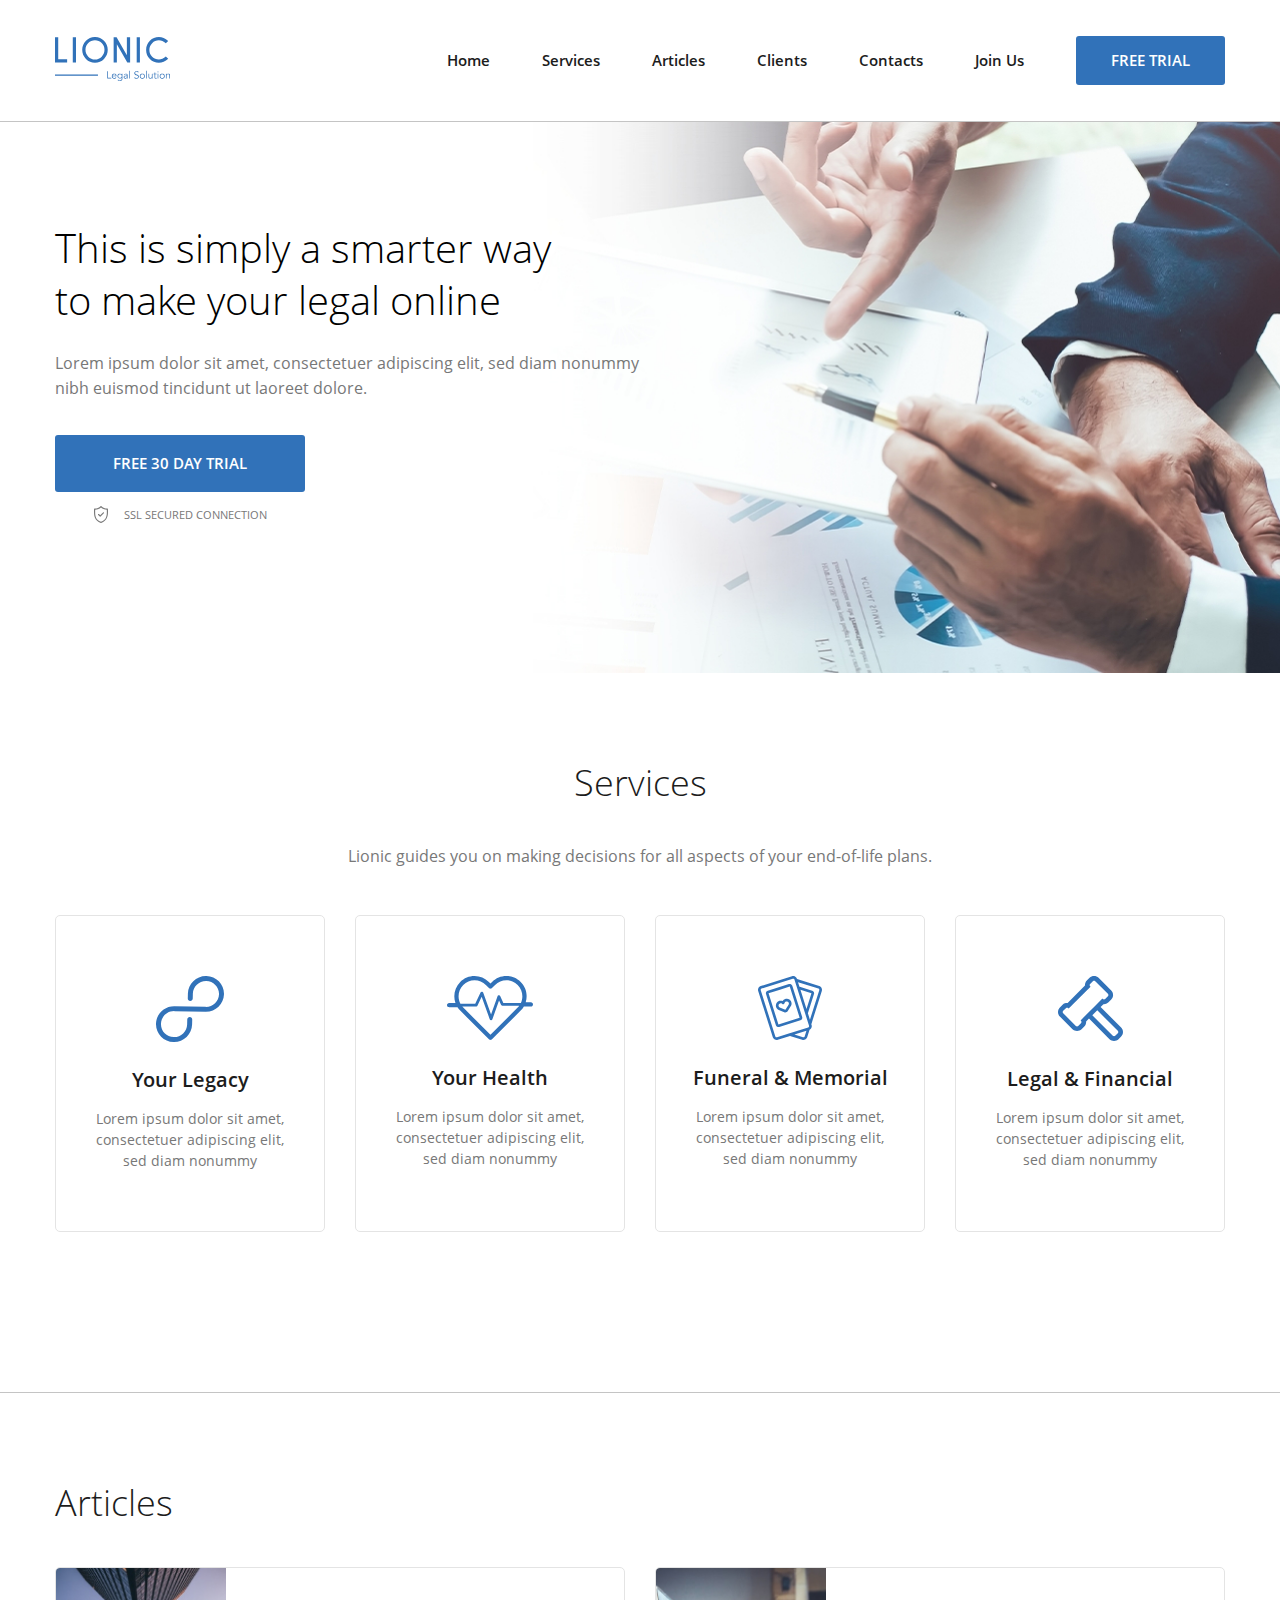
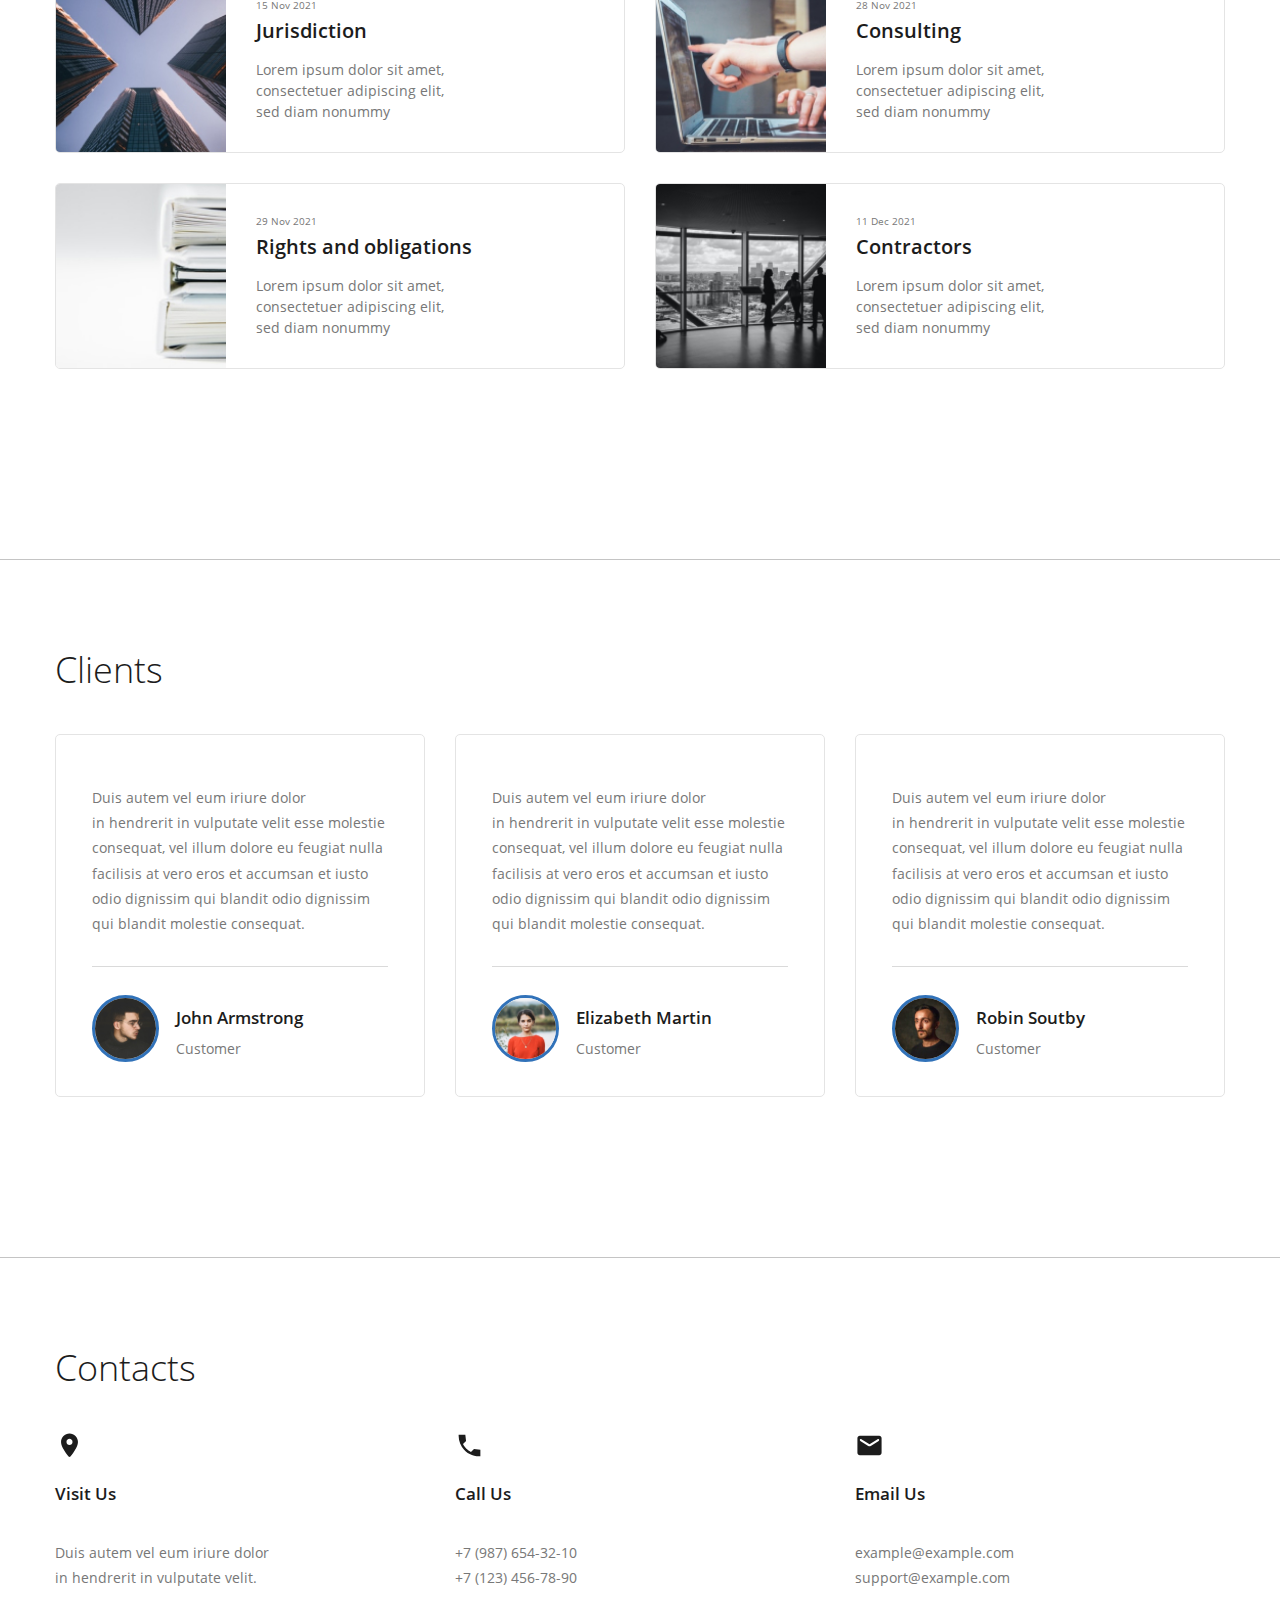
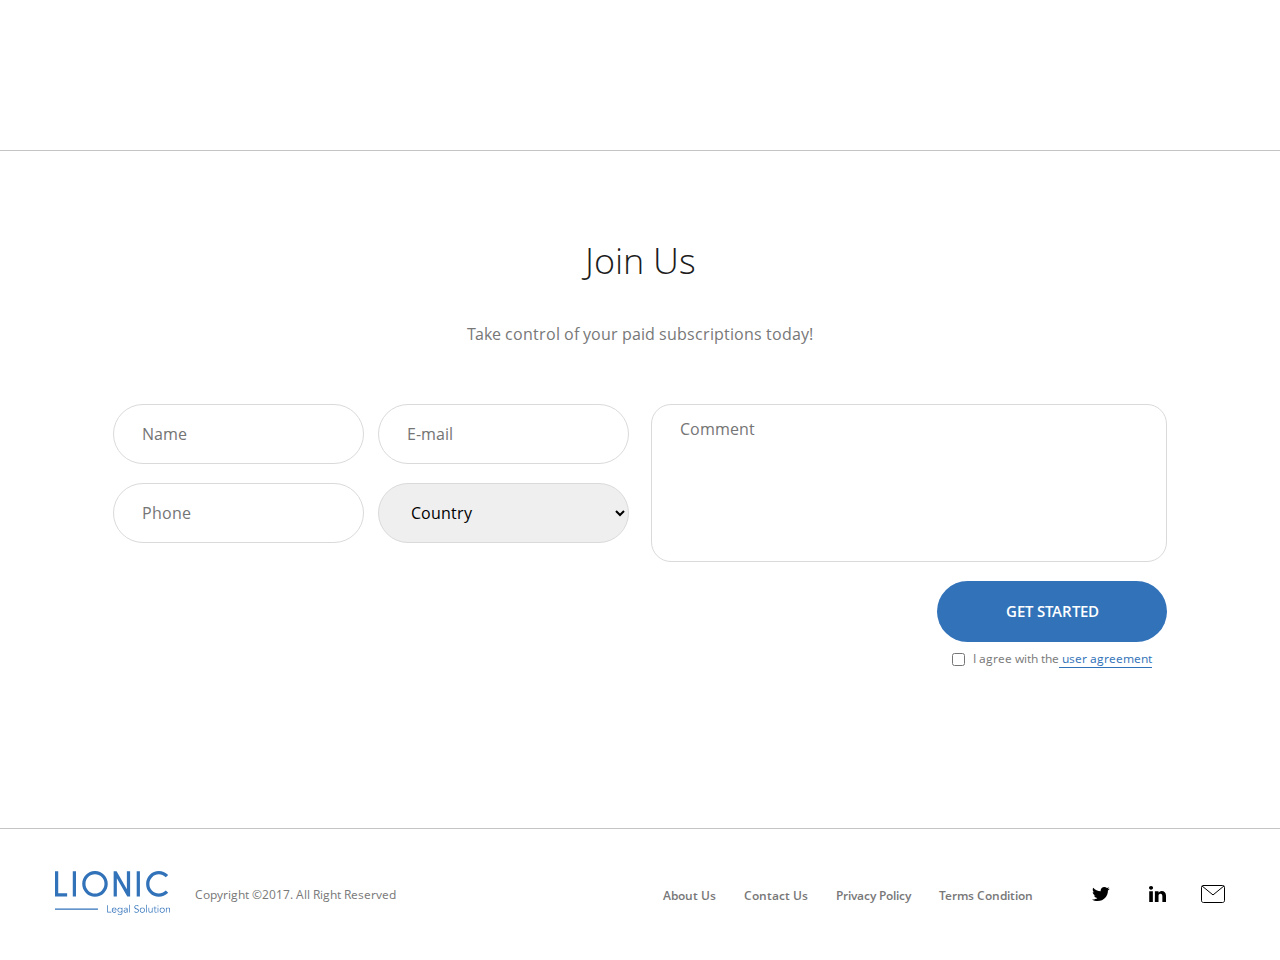
<file: Lionic/index.html>
<!DOCTYPE html>
<html lang="en">

<head>
  <meta charset="UTF-8">
  <meta name="viewport" content="width=device-width, initial-scale=1.0">
  <title>Lionic</title>
  <link rel="stylesheet" href="css/normalize.css">
  <link rel="stylesheet" href="css/style.css">
  <link rel="stylesheet" href="css/media.css">
</head>

<body>
  <header class="header" id="home">
    <div class="container flex header__container">
      <a href="#" class="header__logo">
        <img src="img/logo.svg" alt="Logo">
      </a>
      <nav class="nav header__nav" title="Главное меню">
        <ul class="nav__list list-reset flex">
          <li class="nav__item"><a href="#home" class="nav__link">Home</a></li>
          <li class="nav__item"><a href="#services" class="nav__link">Services</a></li>
          <li class="nav__item"><a href="#articles" class="nav__link">Articles</a></li>
          <li class="nav__item"><a href="#clients" class="nav__link">Clients</a></li>
          <li class="nav__item"><a href="#contacts" class="nav__link">Contacts</a></li>
          <li class="nav__item"><a href="#join" class="nav__link">Join Us</a></li>
        </ul>
      </nav>
      <button class="header__btn btn btn-reset">Free Trial</button>
      <button class="btn-reset burger">
        <span class="burger__line"></span>
        <span class="burger__line"></span>
        <span class="burger__line"></span>
      </button>
    </div>
  </header>
  <main class="main">
    <section class="hero">
      <div class="container">
        <div class="hero__content flex">
          <h1 class="hero__title">
            This is&nbsp;simply a&nbsp;smarter way to&nbsp;make your legal online
          </h1>
          <p class="hero__descr">
            Lorem ipsum dolor sit amet, consectetuer adipiscing elit, sed diam nonummy nibh euismod tincidunt
            ut&nbsp;laoreet dolore.
          </p>
          <div class="hero__wrapper">
            <button class="hero__btn btn btn-reset">Free 30 day trial</button>
            <span class="hero__secure">SSL secured connection</span>
          </div>
        </div>
      </div>
    </section>
    <section class="services section-offset" id="services">
      <div class="container">
        <h2 class="services-title section-title">Services</h2>
        <p class="services-descr section-descr">Lionic guides you on&nbsp;making decisions for all aspects of&nbsp;your
          end-of-life plans.</p>
        <ul class="services-list list-reset flex">
          <li class="services-item flex">
            <svg class="services-item-icon" width="68" height="66" viewBox="0 0 68 66" fill="none"
              xmlns="http://www.w3.org/2000/svg">
              <g clip-path="url(#clip0)">
                <path
                  d="M50.393 0.00398661C40.438 -0.212013 32.146 7.63799 31.9 17.512L31.776 22.483C31.742 23.839 32.833 24.973 34.2 25.003C35.567 25.032 36.713 23.947 36.746 22.591L36.871 17.62C37.049 10.471 43.062 4.77799 50.271 4.93399C57.478 5.09099 63.201 11.038 63.023 18.187C62.844 25.335 56.831 31.029 49.623 30.872L18.5 30.197C8.54499 29.981 0.252987 37.831 0.00698678 47.705C-0.240013 57.579 7.65099 65.78 17.607 65.995C27.562 66.211 35.854 58.362 36.1 48.488L36.223 43.572C36.257 42.215 35.166 41.082 33.799 41.052C32.432 41.022 31.286 42.108 31.252 43.464L31.129 48.38C30.951 55.529 24.938 61.222 17.729 61.066C10.522 60.909 4.79899 54.962 4.97699 47.813C5.15599 40.664 11.169 34.971 18.377 35.127L49.5 35.802C59.456 36.018 67.747 28.169 67.994 18.295C68.24 8.41999 60.349 0.219987 50.394 0.00498661L50.393 0.00398661Z"
                  />
              </g>
              <defs>
                <clipPath id="clip0">
                  <rect width="68" height="66" fill="white" />
                </clipPath>
              </defs>
            </svg>
            <h3 class="services-item-title">
              Your Legacy
            </h3>
            <p class="services-item-descr">
              Lorem ipsum dolor sit amet, consectetuer adipiscing elit, sed diam nonummy
            </p>
          </li>
          <li class="services-item flex">
            <svg class="services-item-icon" width="86" height="64" viewBox="0 0 86 64" fill="none"
              xmlns="http://www.w3.org/2000/svg">
              <path
                d="M79.622 20.272C79.622 22.336 79.316 24.352 78.726 26.27H83.868C85.045 26.27 86 27.227 86 28.406C86 29.586 85.045 30.541 83.868 30.541H77.47C77.268 30.541 77.073 30.513 76.888 30.461C76.0053 31.9743 74.9311 33.3675 73.692 34.606L44.972 63.374C44.7741 63.5725 44.539 63.73 44.2802 63.8375C44.0213 63.9449 43.7438 64.0002 43.4635 64.0002C43.1832 64.0002 42.9057 63.9449 42.6468 63.8375C42.388 63.73 42.1529 63.5725 41.955 63.374L13.233 34.606C12.1963 33.5688 11.2752 32.422 10.486 31.186C10.315 31.23 10.136 31.254 9.95 31.254H2.132C1.85176 31.2537 1.57431 31.1983 1.31551 31.0908C1.0567 30.9833 0.821595 30.8259 0.623621 30.6276C0.425646 30.4292 0.268677 30.1938 0.161676 29.9348C0.0546755 29.6758 -0.000261829 29.3983 9.38171e-07 29.118C9.38171e-07 27.938 0.955001 26.982 2.132 26.982H8.447C5.965 19.861 7.56 11.618 13.233 5.93801C15.1066 4.05015 17.3363 2.55313 19.793 1.5338C22.2497 0.514473 24.8843 -0.00687342 27.544 1.15198e-05C32.95 1.15198e-05 38.034 2.10901 41.856 5.93801L43.463 7.54701L45.07 5.93701C46.9438 4.04921 49.1737 2.55231 51.6306 1.53315C54.0874 0.513987 56.7222 -0.0071368 59.382 1.15198e-05C62.0417 -0.00681806 64.6763 0.514553 67.133 1.53388C69.5896 2.55321 71.8194 4.0502 73.693 5.93801C75.5791 7.8172 77.0741 10.0515 78.0918 12.5117C79.1094 14.972 79.6295 17.6096 79.622 20.272ZM70.678 8.95701C69.1987 7.46697 67.4383 6.28548 65.4989 5.48108C63.5595 4.67667 61.4796 4.26536 59.38 4.27101C57.2807 4.26563 55.2012 4.67706 53.2622 5.48146C51.3231 6.28586 49.563 7.46721 48.084 8.95701L44.969 12.077C44.7713 12.2754 44.5364 12.4329 44.2777 12.5403C44.019 12.6478 43.7416 12.7031 43.4615 12.7031C43.1814 12.7031 42.904 12.6478 42.6453 12.5403C42.3866 12.4329 42.1517 12.2754 41.954 12.077L38.84 8.95701C37.3608 7.46718 35.6005 6.28582 33.6613 5.48142C31.7221 4.67703 29.6424 4.26561 27.543 4.27101C25.4437 4.26546 23.3642 4.67682 21.4251 5.48123C19.486 6.28564 17.7259 7.46708 16.247 8.95701C11.173 14.04 10.232 21.718 13.425 27.763H28.236L33.538 16.479C33.783 15.959 34.277 15.634 34.891 15.663C35.1717 15.6764 35.4421 15.7726 35.6681 15.9396C35.8942 16.1065 36.0657 16.3367 36.161 16.601L44.051 38.487L50.542 20.168C50.6364 19.9007 50.8086 19.6678 51.0365 19.4992C51.2643 19.3306 51.5374 19.2341 51.8206 19.2221C52.1038 19.21 52.3842 19.283 52.6255 19.4316C52.8669 19.5802 53.0583 19.7977 53.175 20.056L56.351 27.051H73.852C76.612 21.125 75.554 13.842 70.677 8.95701H70.678ZM16.248 31.586L43.463 58.844L70.678 31.586C71.2253 31.038 71.7323 30.4512 72.195 29.83H55.736C55.179 29.83 54.373 29.573 54.143 29.064L52.046 24.444L45.404 43.189C45.204 43.755 44.67 44.135 44.069 44.136H44.066C43.466 44.136 42.933 43.76 42.729 43.196L34.653 20.798L30.426 29.794C30.192 30.292 29.99 30.541 29.439 30.541H15.293C15.593 30.901 15.912 31.249 16.248 31.586Z"
                />
            </svg>
            <h3 class="services-item-title">
              Your Health
            </h3>
            <p class="services-item-descr">
              Lorem ipsum dolor sit amet, consectetuer adipiscing elit, sed diam nonummy
            </p>
          </li>
          <li class="services-item flex">
            <svg class="services-item-icon" width="64" height="64" viewBox="0 0 64 64" fill="none"
              xmlns="http://www.w3.org/2000/svg">
              <path
                d="M63.8101 15.073L53.3321 48.146L53.5791 48.926C53.7393 49.4264 53.7986 49.9537 53.7536 50.4772C53.7086 51.0008 53.5603 51.5102 53.3171 51.976C52.9241 52.732 52.3171 53.329 51.5701 53.704L51.5611 53.737L49.1941 61.207C48.8722 62.2171 48.1632 63.0585 47.2223 63.5469C46.2815 64.0354 45.1853 64.131 44.1741 63.813L32.0001 59.957L19.8261 63.813C18.8148 64.131 17.7187 64.0354 16.7778 63.5469C15.8369 63.0585 15.1279 62.2171 14.8061 61.207L0.188058 15.074C0.0280711 14.5735 -0.0310613 14.0462 0.0140824 13.5227C0.0592262 12.9991 0.20775 12.4897 0.451058 12.024C0.69167 11.5566 1.02267 11.1416 1.42487 10.8031C1.82706 10.4646 2.29245 10.2093 2.79406 10.052L33.9431 0.187C34.9542 -0.131631 36.0504 -0.0363451 36.9915 0.451969C37.9325 0.940283 38.6415 1.78178 38.9631 2.792L39.0401 3.034C39.0491 3.036 39.0581 3.037 39.0661 3.04L61.2061 10.053C61.7073 10.2103 62.1723 10.4654 62.5743 10.8035C62.9763 11.1417 63.3073 11.5561 63.5481 12.023C64.0401 12.973 64.1331 14.055 63.8101 15.073ZM48.4441 54.75L36.4161 58.559L44.9781 61.271C45.3153 61.3777 45.6811 61.3463 45.9951 61.1835C46.3092 61.0208 46.5458 60.7401 46.6531 60.403L48.4441 54.75ZM51.0371 49.732L36.4211 3.598C36.3142 3.26106 36.078 2.98029 35.7644 2.81736C35.4507 2.65442 35.0852 2.62264 34.7481 2.729L3.60006 12.595C3.26006 12.702 2.98306 12.935 2.81906 13.252C2.73787 13.4073 2.68829 13.5771 2.67319 13.7517C2.65808 13.9263 2.67775 14.1021 2.73106 14.269L17.3471 60.402C17.5691 61.103 18.3201 61.492 19.0211 61.271L31.5611 57.299C31.5891 57.289 31.6171 57.279 31.6461 57.272L50.1691 51.405C50.5091 51.298 50.7861 51.065 50.9491 50.748C51.1141 50.432 51.1451 50.071 51.0371 49.731V49.732ZM48.4971 32.885L53.4461 17.265L42.4451 13.781L48.4971 32.885ZM61.1801 13.25C61.0998 13.0945 60.9896 12.9565 60.8557 12.8439C60.7218 12.7313 60.567 12.6464 60.4001 12.594L40.0231 6.14L41.4691 10.701C41.5571 10.711 41.6451 10.729 41.7321 10.757L54.2501 14.722C54.5841 14.8269 54.894 14.9969 55.1619 15.2223C55.4299 15.4477 55.6505 15.7239 55.8111 16.035C55.9734 16.3456 56.0726 16.6852 56.1028 17.0344C56.133 17.3835 56.0937 17.7352 55.9871 18.069L49.8951 37.297L51.9331 43.731L61.2681 14.267C61.3751 13.927 61.3441 13.567 61.1801 13.25ZM30.9401 23.336C31.5152 23.6323 32.0259 24.0398 32.4425 24.5349C32.8591 25.0299 33.1733 25.6027 33.3671 26.22C33.5725 26.8654 33.633 27.5483 33.5443 28.2198C33.4557 28.8913 33.22 29.535 32.8541 30.105L29.6411 35.126C29.3916 35.5142 29.0489 35.8336 28.6441 36.0552C28.2393 36.2767 27.7855 36.3932 27.3241 36.394C26.9701 36.394 26.6161 36.326 26.2841 36.19L20.7651 33.936C20.1378 33.6806 19.5745 33.29 19.1154 32.792C18.6563 32.2941 18.3127 31.701 18.1091 31.055C17.9119 30.4388 17.8389 29.7897 17.8943 29.1451C17.9498 28.5006 18.1326 27.8734 18.4321 27.3C18.7284 26.7249 19.1359 26.2142 19.631 25.7976C20.126 25.3811 20.6988 25.0668 21.3161 24.873C22.3839 24.5378 23.5338 24.5745 24.5781 24.977C25.1998 24.0462 26.1189 23.3539 27.1851 23.013C27.8013 22.8161 28.4504 22.7433 29.0949 22.7987C29.7394 22.8541 30.3665 23.0368 30.9401 23.336ZM30.8251 27.025C30.7361 26.742 30.5919 26.4795 30.4009 26.2526C30.2098 26.0257 29.9757 25.8389 29.7121 25.703C29.4491 25.5656 29.1615 25.4818 28.8659 25.4564C28.5703 25.431 28.2726 25.4645 27.9901 25.555C27.6178 25.6716 27.2823 25.8833 27.0168 26.1692C26.7513 26.455 26.565 26.8051 26.4761 27.185C26.4221 27.4083 26.3114 27.6139 26.1547 27.7819C25.998 27.9499 25.8006 28.0747 25.5816 28.1441C25.3626 28.2135 25.1294 28.2251 24.9045 28.178C24.6797 28.1309 24.4708 28.0265 24.2981 27.875C24.0064 27.6158 23.6523 27.4371 23.2705 27.3565C22.8888 27.2758 22.4926 27.296 22.1211 27.415C21.838 27.5042 21.5755 27.6487 21.3488 27.8401C21.122 28.0315 20.9355 28.266 20.8001 28.53C20.6627 28.793 20.5789 29.0806 20.5535 29.3762C20.5281 29.6718 20.5616 29.9694 20.6521 30.252C20.8271 30.805 21.2371 31.249 21.7751 31.469L27.2931 33.723C27.3114 33.731 27.3322 33.7317 27.3511 33.725C27.3696 33.7194 27.3856 33.7074 27.3961 33.691L30.6091 28.669C30.9231 28.179 31.0021 27.581 30.8261 27.027L30.8251 27.025ZM44.1721 40.932C44.2788 41.2656 44.3183 41.6171 44.2882 41.966C44.2582 42.315 44.1592 42.6545 43.9971 42.965C43.8365 43.2764 43.6158 43.5529 43.3477 43.7785C43.0796 44.004 42.7694 44.1742 42.4351 44.279L21.2401 50.994C20.5659 51.2062 19.835 51.1426 19.2077 50.817C18.5803 50.4914 18.1076 49.9305 17.8931 49.257L8.01306 18.07C7.90624 17.7362 7.8667 17.3846 7.89674 17.0355C7.92678 16.6863 8.0258 16.3466 8.18806 16.036C8.34862 15.7249 8.56923 15.4487 8.83717 15.2233C9.1051 14.9979 9.41503 14.8279 9.74906 14.723L30.9451 8.009C31.6194 7.79619 32.3506 7.85955 32.9782 8.18519C33.6059 8.51083 34.0788 9.07215 34.2931 9.746L44.1721 40.932ZM41.6301 41.737L31.7501 10.551L21.9781 13.645L10.5531 17.264L20.4331 48.45L41.6301 41.737Z"
                />
            </svg>
            <h3 class="services-item-title">
              Funeral & Memorial
            </h3>
            <p class="services-item-descr">
              Lorem ipsum dolor sit amet, consectetuer adipiscing elit, sed diam nonummy
            </p>
          </li>
          <li class="services-item flex">
            <svg class="services-item-icon" width="65" height="65" viewBox="0 0 65 65" fill="none"
              xmlns="http://www.w3.org/2000/svg">
              <path
                d="M63.131 51.506C64.3269 52.7045 64.9985 54.3285 64.9985 56.0215C64.9985 57.7146 64.3269 59.3385 63.131 60.537L60.54 63.13C59.9482 63.7249 59.2442 64.1965 58.4689 64.5175C57.6935 64.8385 56.8622 65.0025 56.023 65C55.184 65.0024 54.3529 64.8384 53.5777 64.5174C52.8025 64.1964 52.0987 63.7249 51.507 63.13L30.988 42.613L28.126 45.475C28.2028 46.397 28.077 47.3246 27.7574 48.1928C27.4378 49.061 26.9322 49.8488 26.276 50.501L23.55 53.227C22.9583 53.8218 22.2545 54.2934 21.4793 54.6143C20.7042 54.9353 19.873 55.0994 19.034 55.097C18.1952 55.0993 17.3642 54.9352 16.5892 54.6142C15.8142 54.2932 15.1106 53.8217 14.519 53.227L1.86503 40.575C0.66925 39.3767 -0.00231934 37.7529 -0.00231934 36.06C-0.00231934 34.3671 0.66925 32.7434 1.86503 31.545L4.59103 28.819C5.24326 28.1629 6.03107 27.6573 6.89928 27.3377C7.76748 27.0182 8.69507 26.8923 9.61703 26.969L26.97 9.61902C26.8953 8.69769 27.0219 7.77112 27.341 6.90358C27.6601 6.03605 28.1641 5.24832 28.818 4.59502L31.543 1.87002C32.1347 1.27539 32.8383 0.803958 33.6133 0.48298C34.3883 0.162003 35.2192 -0.00214761 36.058 2.1214e-05C37.764 2.1214e-05 39.368 0.664021 40.574 1.87002L53.227 14.522C54.4226 15.7205 55.094 17.3442 55.094 19.037C55.094 20.7298 54.4226 22.3536 53.227 23.552L50.502 26.278C49.8497 26.9342 49.0617 27.4398 48.1933 27.7594C47.3249 28.079 46.3972 28.2048 45.475 28.128L42.613 30.99L63.131 51.506ZM31.164 35.784L35.783 31.165L39.243 27.705L44.398 22.551L44.798 22.951C45.126 23.279 45.556 23.443 45.986 23.443C46.416 23.443 46.846 23.279 47.175 22.951L49.9 20.226C50.0561 20.07 50.1798 19.8848 50.2643 19.681C50.3487 19.4771 50.3922 19.2587 50.3922 19.038C50.3922 18.8174 50.3487 18.5989 50.2643 18.3951C50.1798 18.1912 50.0561 18.006 49.9 17.85L37.246 5.19702C37.0901 5.04084 36.905 4.91699 36.7011 4.83256C36.4972 4.74813 36.2787 4.70479 36.058 4.70502C35.628 4.70502 35.198 4.86902 34.87 5.19702L32.144 7.92202C31.9879 8.07804 31.864 8.26332 31.7794 8.46725C31.6949 8.67118 31.6514 8.88977 31.6514 9.11052C31.6514 9.33128 31.6949 9.54987 31.7794 9.7538C31.864 9.95773 31.9879 10.143 32.144 10.299L32.544 10.699L10.694 32.546L10.294 32.146C10.1381 31.9898 9.95296 31.866 9.74909 31.7816C9.54523 31.6971 9.32669 31.6538 9.10603 31.654C8.67603 31.654 8.24603 31.818 7.91803 32.146L5.19303 34.87C5.03701 35.026 4.91325 35.2112 4.82881 35.4151C4.74437 35.6189 4.70091 35.8374 4.70091 36.058C4.70091 36.2787 4.74437 36.4971 4.82881 36.701C4.91325 36.9048 5.03701 37.09 5.19303 37.246L17.846 49.9C18.174 50.228 18.604 50.392 19.034 50.392C19.464 50.392 19.894 50.228 20.223 49.9L22.948 47.175C23.1042 47.019 23.2281 46.8337 23.3126 46.6298C23.3971 46.4259 23.4407 46.2073 23.4407 45.9865C23.4407 45.7658 23.3971 45.5472 23.3126 45.3433C23.2281 45.1393 23.1042 44.954 22.948 44.798L22.548 44.398L27.703 39.244L31.164 35.784ZM59.804 54.834L39.285 34.317L34.315 39.287L54.835 59.803C55.162 60.131 55.593 60.295 56.023 60.295C56.453 60.295 56.883 60.131 57.211 59.803L59.804 57.21C59.9601 57.054 60.0838 56.8688 60.1683 56.665C60.2527 56.4611 60.2962 56.2427 60.2962 56.022C60.2962 55.8014 60.2527 55.5829 60.1683 55.3791C60.0838 55.1752 59.9601 54.99 59.804 54.834Z"
                />
            </svg>
            <h3 class="services-item-title">
              Legal & Financial
            </h3>
            <p class="services-item-descr">
              Lorem ipsum dolor sit amet, consectetuer adipiscing elit, sed diam nonummy
            </p>
          </li>
        </ul>
      </div>
    </section>
    <section class="articles section-offset" id="articles">
      <div class="container">
        <h2 class="title section-title articles-title">Articles</h2>
        <ul class="articles-list list-reset flex">
          <li class="articles-item">
            <article class="blog-preview flex">
              <a href="#" class="blog-preview-link">
                <img class="blog-preview-image" src="img/blog-1.jpg" alt="Blog Photo 1">
                <div class="blog-preview-text">
                  <time class="blog-preview-time" datetime="2021-11-15 19:30">15 Nov 2021</time>
                  <h3 class="blog-preview-title">Jurisdiction</h3>
                  <p class="blog-preview-descr">
                    Lorem ipsum dolor sit amet, consectetuer adipiscing elit, sed diam nonummy
                  </p>
                </div>
              </a>
            </article>
          </li>
          <li class="articles-item">
            <article class="blog-preview flex">
              <a href="#" class="blog-preview-link">
                <img class="blog-preview-image" src="img/blog-2.jpg" alt="Blog Photo 2">
                <div class="blog-preview-text">
                  <time class="blog-preview-time" datetime="2021-11-28 19:30">28 Nov 2021</time>
                  <h3 class="blog-preview-title">Consulting</h3>
                  <p class="blog-preview-descr">
                    Lorem ipsum dolor sit amet, consectetuer adipiscing elit, sed diam nonummy
                  </p>
                </div>
              </a>
            </article>
          </li>
          <li class="articles-item">
            <article class="blog-preview flex">
              <a href="#" class="blog-preview-link">
                <img class="blog-preview-image" src="img/blog-3.jpg" alt="Blog Photo 2">
                <div class="blog-preview-text">
                  <time class="blog-preview-time" datetime="2021-11-29 19:30">29 Nov 2021</time>
                  <h3 class="blog-preview-title">Rights and obligations</h3>
                  <p class="blog-preview-descr">
                    Lorem ipsum dolor sit amet, consectetuer adipiscing elit, sed diam nonummy
                  </p>
                </div>
              </a>
            </article>
          </li>
          <li class="articles-item">
            <article class="blog-preview flex">
              <a href="#" class="blog-preview-link">
                <img class="blog-preview-image" src="img/blog-4.jpg" alt="Blog Photo 2">
                <div class="blog-preview-text">
                  <time class="blog-preview-time" datetime="2021-12-11 19:30">11 Dec 2021</time>
                  <h3 class="blog-preview-title">Contractors</h3>
                  <p class="blog-preview-descr">
                    Lorem ipsum dolor sit amet, consectetuer adipiscing elit, sed diam nonummy
                  </p>
                </div>
              </a>
            </article>
          </li>
        </ul>
      </div>
    </section>
    <section class="clients section-offset" id="clients">
      <div class="container">
        <h2 class="clients-title section-title">Clients</h2>
        <ul class="clients-list list-reset flex">
          <li class="clients-item flex">
            <p class="clients-item-descr">
              Duis autem vel eum iriure dolor in&nbsp;hendrerit in&nbsp;vulputate velit esse molestie consequat, vel
              illum
              dolore eu&nbsp;feugiat nulla facilisis at&nbsp;vero eros et&nbsp;accumsan et&nbsp;iusto odio dignissim qui
              blandit odio dignissim qui blandit molestie consequat.
            </p>
            <div class="clients-user flex">
              <div class="clients-avatar">
                <img src="img/client-1.jpg" alt="John Armstrong">
              </div>
              <div class="clients-text">
                <div class="clients-name">John Armstrong</div>
                <span class="clients-post">Customer</span>
              </div>
            </div>
          </li>
          <li class="clients-item flex">
            <p class="clients-item-descr">
              Duis autem vel eum iriure dolor in&nbsp;hendrerit in&nbsp;vulputate velit esse molestie consequat, vel
              illum
              dolore eu&nbsp;feugiat nulla facilisis at&nbsp;vero eros et&nbsp;accumsan et&nbsp;iusto odio dignissim qui
              blandit odio dignissim qui blandit molestie consequat.
            </p>
            <div class="clients-user flex">
              <div class="clients-avatar">
                <img src="img/client-2.jpg" alt="Elizabeth Martin">
              </div>
              <div class="clients-text">
                <div class="clients-name">Elizabeth Martin</div>
                <span class="clients-post">Customer</span>
              </div>
            </div>
          </li>
          <li class="clients-item flex">
            <p class="clients-item-descr">
              Duis autem vel eum iriure dolor in&nbsp;hendrerit in&nbsp;vulputate velit esse molestie consequat, vel
              illum
              dolore eu&nbsp;feugiat nulla facilisis at&nbsp;vero eros et&nbsp;accumsan et&nbsp;iusto odio dignissim qui
              blandit odio dignissim qui blandit molestie consequat.
            </p>
            <div class="clients-user flex">
              <div class="clients-avatar">
                <img src="img/client-3.jpg" alt="Robin Soutby">
              </div>
              <div class="clients-text">
                <div class="clients-name">Robin Soutby</div>
                <span class="clients-post">Customer</span>
              </div>
            </div>
          </li>
        </ul>
      </div>
    </section>
    <section class="contacts section-offset" id="contacts">
      <div class="container">
        <h2 class="contacts-title section-title">
          Contacts
        </h2>
        <address class="contacts-address">
          <ul class="contacts-list list-reset flex">
            <li class="contacts-item contacts-item-address flex">
              <strong class="contacts-item-caption">Visit Us</strong>
              <p class="contacts-item-text">
                Duis autem vel eum iriure dolor in&nbsp;hendrerit in&nbsp;vulputate velit.
              </p>
            </li>
            <li class="contacts-item contacts-item-call flex">
              <strong class="contacts-item-caption">Call Us</strong>
              <a href="tel:+79876543210" class="contacts-item-link">+7 (987) 654-32-10</a>
              <a href="tel:+71234567890" class="contacts-item-link">+7 (123) 456-78-90</a>
            </li>
            <li class="contacts-item contacts-item-mail flex">
              <strong class="contacts-item-caption">Email Us</strong>
              <a href="mailto:example@example.com" class="contacts-item-link">example@example.com</a>
              <a href="mailto:support@example.com" class="contacts-item-link">support@example.com</a>
            </li>
          </ul>
        </address>
      </div>
    </section>
    <section class="join-us section-offset" id="join">
			<div class="container join-us-container">
        <h2 class="section-title join-us-title">Join Us</h2>
        <p class="join-us-descr section-descr">Take control of your paid subscriptions today!</p>
        <form action="https://jsonplaceholder.typicode.com/posts" method="POST" class="form">
          <div class="form-top">
            <div class="form-left">
              <input type="text" class="form-input" required name="name" placeholder="Name">
              <input type="email" class="form-input" required name="e-mail" placeholder="E-mail">
              <input type="tel" class="form-input" required name="phone" placeholder="Phone">
              <select name="country" class="form-select">
                <option value="Country" disabled selected>Country</option>
                <option value="United Kingdom">United Kingdom</option>
                <option value="United States">United States</option>
                <option value="France">France</option>
                <option value="Germany">Germany</option>
                <option value="Spain">Spain</option>
                <option value="Spain">Estonia</option>
              </select>
            </div>
            <div class="form-right">
              <textarea name="comment" class="form-textarea" placeholder="Comment"></textarea>
            </div>
          </div>
					<div class="form-bottom">
						<div class="form-wrapper">
							<button class="btn-reset btn form-btn" type="submit">Get Started</button>
							<label class="form-check">
								<input type="checkbox" required>
								I agree with the <a href="#">&nbsp;user agreement</a>
							</label>
						</div>
					</div>
        </form>
      </div>
		</section>
  </main>
  <footer class="footer">
    <div class="container footer-container flex">
      <div class="footer-left flex">
        <a href="#" class="footer-logo">
          <img src="img/logo.svg" alt="Logo">
        </a>
        <small class="footer-copy">
          Copyright ©2017. All Right Reserved
        </small>
      </div>
      <div class="footer-right flex">
        <nav class="footer__nav nav" title="Второстепенное меню">
          <ul class="nav__list list-reset flex">
            <li class="nav__item">
              <a href="#" target="_blank" class="nav__link">About Us</a>
            </li>
            <li class="nav__item">
              <a href="#" target="_blank" class="nav__link">Contact Us</a>
            </li>
            <li class="nav__item">
              <a href="#" target="_blank" class="nav__link">Privacy Policy</a>
            </li>
            <li class="nav__item">
              <a href="#" target="_blank" class="nav__link">Terms Condition</a>
            </li>
          </ul>
        </nav>
        <ul class="social list-reset flex">
          <li class="social-item"><a href="#" class="social-link social-link-tw">
            <svg width="18" height="14" viewBox="0 0 18 14" fill="none" xmlns="http://www.w3.org/2000/svg">
              <path
                d="M17.719 1.65632C17.0672 1.93749 16.3672 2.12756 15.6312 2.213C16.3824 1.77569 16.9578 1.08271 17.2295 0.257952C16.516 0.66998 15.7351 0.960048 14.9207 1.11556C14.258 0.428779 13.313 0 12.2675 0C10.2607 0 8.63311 1.58169 8.63311 3.53391C8.63311 3.81052 8.66516 4.08038 8.72676 4.33947C5.70575 4.19186 3.02744 2.78497 1.2347 0.647183C0.921659 1.16929 0.742478 1.77633 0.742478 2.42402C0.742478 3.64991 1.38427 4.73153 2.35946 5.36512C1.78217 5.34773 1.21754 5.19623 0.712779 4.9233V4.96795C0.712779 6.68033 1.96554 8.10817 3.6285 8.4329C3.32302 8.51427 3.00243 8.55679 2.67076 8.55679C2.43627 8.55679 2.20876 8.53521 1.98651 8.49457C2.44908 9.89809 3.7915 10.9197 5.38164 10.9486C4.13761 11.8967 2.57008 12.4619 0.867562 12.4619C0.574324 12.4619 0.284511 12.4449 0 12.4115C1.60887 13.4145 3.51914 14 5.57194 14C12.2576 14 15.914 8.61508 15.914 3.94522C15.914 3.79191 15.9105 3.63974 15.9029 3.48812C16.6153 2.98716 17.2303 2.36688 17.719 1.65632Z"
                />
            </svg>
          </a></li>
          <li class="social-item"><a href="#" class="social-link social-link-linkedin">
            <svg width="17" height="16" viewBox="0 0 17 16" fill="none" xmlns="http://www.w3.org/2000/svg">
              <g clip-path="url(#clip0)">
                <path
                  d="M3.85973 15.999V5.20386H0.215035V15.999H3.85973ZM2.03785 3.72907C3.30882 3.72907 4.09994 2.90013 4.09994 1.86422C4.07626 0.804959 3.30887 -0.000976562 2.06197 -0.000976562C0.815269 -0.000976562 0 0.804975 0 1.86422C0 2.90018 0.790923 3.72907 2.01406 3.72907H2.03774H2.03785ZM5.87706 15.999H9.52175V9.97048C9.52175 9.64784 9.54543 9.32554 9.64168 9.0949C9.90516 8.45027 10.5049 7.78262 11.5117 7.78262C12.8305 7.78262 13.3582 8.77258 13.3582 10.2238V15.999H17.0026V9.8091C17.0026 6.49325 15.2045 4.95042 12.8065 4.95042C10.8404 4.95042 9.9771 6.03237 9.49751 6.76928H9.52184V5.20363H5.87714C5.92497 6.21659 5.87714 15.9988 5.87714 15.9988L5.87706 15.999Z"
                  />
              </g>
              <defs>
                <clipPath id="clip0">
                  <rect width="17" height="16" fill="white" />
                </clipPath>
              </defs>
            </svg>
          </a></li>
          <li class="social-item"><a href="#" class="social-link social-link-mail">
            <svg width="24" height="18" viewBox="0 0 24 18" fill="none" xmlns="http://www.w3.org/2000/svg">
              <path
                d="M2.4 0.5H21.6C22.6747 0.5 23.5 1.31855 23.5 2.25V15.75C23.5 16.6814 22.6747 17.5 21.6 17.5H2.4C1.32525 17.5 0.5 16.6814 0.5 15.75V2.25C0.5 1.31855 1.32525 0.5 2.4 0.5Z"
                stroke-linecap="round" stroke-linejoin="round" />
              <path d="M22.8478 1.0625L12 9.93794L1.15222 1.0625" stroke-linecap="round"
                stroke-linejoin="round" />
            </svg>
          </a></li>
        </ul>
      </div>
    </div>
  </footer>
  <script src="js/script.js"></script>
</body>

</html>
</file>
<file: Courses/css/style.css>
html {
  box-sizing: border-box;
}

*,
*::before,
*::after {
  box-sizing: inherit;
}

a {
  color: inherit;
  text-decoration: none;
}

img {
  max-width: 100%;
}

h1, h2, h3, p {
  margin: 0;
}

*:focus-visible{
  outline: 2px solid rgb(107, 62, 255);
}

@font-face {
  font-family: 'Roboto';
  src: local('Roboto-Regular'), url(../fonts/Roboto-Regular.ttf);
  font-weight: 400;
  font-style: normal;
  font-display: swap;
}

@font-face {
  font-family: 'Roboto';
  src: local('Roboto-Bold'), url(../fonts/Roboto-Bold.ttf);
  font-weight: 700;
  font-style: normal;
  font-display: swap;
}

body {
  /* max-width: */
  font-family: 'Roboto', sans-serif, arial;
  font-weight: 400;
  font-size: 16px;
  line-height: 150%;
  background: #FFF;
}

/* glob */

.list-reset {
  margin: 0;
  padding: 0;
  list-style: none;
}

.btn-reset {
  padding: 0;
  border: none;
  background-color: transparent;
  cursor: pointer;
}

.btn {
  background-color: #3F2AFF;
  border-radius: 20px;
  color: #FFF;
  font-weight: bold;
  font-size: 18px;
  line-height: 21px;
  transition: background-color .3s ease;
}

.btn:hover,
.btn:focus-visible {
  background-color: rgb(65, 7, 255);
}

.btn:active {
  background-color: rgb(47, 94, 233);
  transform: translateY(1px);
}

.flex {
  display: flex;
}

.section-offset {
  margin-bottom: 80px;
}

.headline {
  font-size: 40px;
  line-height: 100%;
  margin-bottom: 30px;
}

.burger {
  display: none;
}

.menu {
  display: none;
}

.menu__burger {
  display: none;
}

.menu__list {
  display: none;
}

/* header */

.header {
  padding: 29.5px 0 22.5px;
  background-color: #3F2AFF;
}

.header__logo {
  margin-right: auto;
}

.nav__item {
  font-size: 18px;
  line-height: 21px;
  color: #FFF;
}

.nav__item:not(:last-child) {
  margin-right: 57px;
}

/* hero */

.hero {
  background: radial-gradient(44.07% 44.07% at 67.78% 55.93%, #555681 0%, #212133 100%);
}

.hero__container {
  align-items: center;
}

.hero__text {
  width: 460px;
}

.hero__picture {
  height: 620px;
}

.hero__headliner {
  margin-bottom: 30px;
  font-size: 60px;
  line-height: 100%;
  color: #FFF;
}

.hero__descr {
  margin-bottom: 64px;
  font-size: 18px;
  line-height: 150%;
  color: #FFF;
}

.hero__btn {
  padding: 24px 75px;
  font-size: 18px;
}

/* about */

.about {
  margin-bottom: 72px;
}

.about__wrap {
  margin-bottom: 25px;
  align-items: center;
}
.about__left {
  margin-right: 30px;
}

.about__right {
  width: 590px;
}

.about__headline {
  margin-bottom: 16px;
  width: 380px;
}

.about__descr {
  font-size: 16px;
  line-height: 150%;
  color: #666;
}

.opinion {
  align-items: center;
}

.opinion__pic {
  margin-right: 30px;
}

.opinion__text {
  font-size: 16px;
  line-height: 120%;
  font-weight: bold;
  color: #666666;
}

/* teachers */

.teachers {
  padding: 75px 0 71px;
  margin-bottom: 75px;
  background-color: #212133;
}

.teachers__headline {
  color: #FFF;
  margin-bottom: 24px;
}

.teachers__photo {
  height: 180px;
  width: inherit;
  background-size: cover;
  background-repeat: no-repeat;
  background-position: center;
  margin-bottom: 30px;
  border-radius: 20px 20px 0 0;
}

.teachers__content {
  display: flex;
  flex-direction: column;
}

.teachers__name {
  margin-bottom: 9px;
  font-size: 18px;
  line-height: 150%;
  color: #FFF;
}

.teachers__descr {
  font-size: 16px;
  line-height: 150%;
  color: #85859B;
}


/* courses */
.courses__headline {
  margin-bottom: 25px;
}

.card__content {
  display: flex;
  flex-direction: column;
  padding-top: 180px;
  background-repeat: no-repeat;
  background-color: #EDF0F9;
  border-radius: 20px;
}

.card__content_1 {
  margin-bottom: 30px;
}

.card__content_2 {
  margin-bottom: 30px;
}

.card__hour {
  position: absolute;
  top: 10px;
  right: 19px;
  font-size: 16px;
  background-image: url('../img/courses/clock.svg');
  background-repeat: no-repeat;
  background-position: left;
  padding-left: 30px;
  color: #FFF;
}

.card__text {
  display: flex;
  flex-direction: column;
  align-items: flex-start;
  flex-grow: 1;
  padding: 30px;
}

.card__headliner {
  margin-bottom: 9px;
  font-size: 18px;
  line-height: 150%;
  color: #212133;
}

.card__descr {
  margin-bottom: 46px;
  font-size: 16px;
  line-height: 150%;
  color: #666;
}

.card__btn {
  margin-top: auto;
  font-size: 16px;
  padding: 20px 59px;
}
/* footer */

.footer__social {
  background-color: #212133;
  padding: 28px 0;
  padding-bottom: 21px;
}

.footer__list{
  margin: 0 auto;
  align-items: center;
}

.footer__item:not(:last-child) {
  margin-right: 30px;
}

.footer__trademark {
  margin: 0 auto;
  font-size: 13px;
  color: #333;
}

.footer__tm {
  color: #3F2AFF;
}
</file>
<file: Courses/css/media.css>
@media (min-width: 768px) and (max-width: 991px) {

  /* hero */

  .hero__text {
    width: 385px;
  }

  .hero__picture {
    height: 620px;
    padding-top: 140px;
  }

  .hero__headliner {
    margin-bottom: 16px;
    font-size: 50px;
  }

  .hero__descr {
    width: 345px;
    margin-bottom: 64px;
  }

  /* about */
  .about {
    margin-bottom: 74px;
  }

  .about__left {
    margin-right: 29px;
  }

  .about__pic {
    height: 187px;
    width: 211px;
  }

  .about__right {
    width: 450px;
  }

  .opinion {
    flex-direction: column;
    align-items: flex-start;
  }

  .opinion__pic {
    margin-bottom: 4px;
  }

  /* teachers */

  .teachers__content_1 {
    margin-bottom: 22px;
  }

  .teachers__photo {
    height: 180px;
    width: 330px;
  }

  .teachers__photo_1 {
    background-image: url('../img/teachers/768/t1.png') !important;
  }

  .teachers__photo_2 {
    background-image: url('../img/teachers/768/t2.png') !important;
  }

  .teachers__photo_3 {
    background-image: url('../img/teachers/768/t3.png') !important;
  }

  .teachers__photo_4 {
    background-image: url('../img/teachers/768/t4.png') !important;
  }

  /* courses */

  .courses {
    margin-bottom: 78px;
  }

  .card__content_1 {
    margin-bottom: 28px;
  }

  .card__pic {
    height: 180px;
    width: 330px;
  }

  .card__content_1 {
    background-image: url('../img/courses/768/c1.png') !important;
  }

  .card__content_2 {
    background-image: url('../img/courses/768/c2.png') !important;
  }

  .card__content_3 {
    background-image: url('../img/courses/768/c3.png') !important;
  }

  .card__content_4 {
    background-image: url('../img/courses/768/c4.png') !important;
  }

  .card__descr {
    margin-bottom: 30px;
  }

  .card__btn {
    padding: 19.5px 56px;;
  }

  .card__hour {
    right: 25px;
  }
}

@media (min-width: 576px) and (max-width: 767px) {
  /* header */

  .header {
    padding-bottom: 30px;
  }
  .header__container {
    flex-direction: column;
    align-items: center;
  }

  .header__logo {
    margin-right: 0;
    margin-bottom: 25px;
  }

  /* hero */

  .hero__text {
    width: 385px;
    padding-top: 77px;
    padding-bottom: 132px;
  }

  .hero__picture {
    display: none;
  }

  .hero__headliner {
    margin-bottom: 16px;
    font-size: 50px;
  }

  .hero__descr {
    width: 345px;
    margin-bottom: 64px;
  }

  /* about */

  .about {
    margin-bottom: 54px;
  }

  .about__wrap {
    margin-bottom: 23px;
    align-items: flex-start;
  }

  .about__right {
    width: 330px;
  }

  .about__headline {
    width: 330px;
    margin-bottom: 20px;
  }

  .opinion {
    flex-direction: column;
    align-items: flex-start;
  }

  .opinion__pic {
    margin-bottom: 4px;
  }

  /* teachers */

  .teachers__content_1 {
    margin-bottom: 20px;
  }

  .teachers__photo_1 {
    background-image: url('../img/teachers/576/t1.png') !important;
  }

  .teachers__photo_2 {
    background-image: url('../img/teachers/576/t2.png') !important;
  }

  .teachers__photo_3 {
    background-image: url('../img/teachers/576/t3.png') !important;
  }

  .teachers__photo_4 {
    background-image: url('../img/teachers/576/t4.png') !important;
  }

  /* courses */

  .courses {
    margin-bottom: 80px;
  }

  .card__content_1 {
    background-image: url('../img/courses/576/c1.png') !important;
  }

  .card__content_2 {
    background-image: url('../img/courses/576/c2.png') !important;
  }

  .card__content_3 {
    background-image: url('../img/courses/576/c3.png') !important;
  }

  .card__content_4 {
    background-image: url('../img/courses/576/c4.png') !important;
  }

  .card__headliner {
    line-height: 130%;
  }

  .card__descr {
    margin-bottom: 33px;
  }

  .card__btn {
    padding: 19.5px 48.5px;
  }

  .card__hour {
    right: 25px;
  }
}

@media (min-width: 320px) and (max-width: 575px) {
  /* glob */

  .section-offset {
    margin-bottom: 50px;
  }

  .btn {
    font-size: 16px;
    line-height: 19px;
  }

  .menu__burger {
    margin-bottom: 22px;
    align-self: flex-end;
  }

  .menu {
    flex-direction: column;
    position: absolute;
    padding: 24px 15px 0 15px;
    z-index: 20;
    top: 0;
    bottom: 0;
    left: 0;
    width: 100%;
    height: 432px;
    background-color: #2F2C45;
    transition: transform .3s ease;
    transform: translateX(-101%);
    box-shadow: 0px 5px 40px rgba(0, 0, 0, 0.1);
  }

  .burger {
    display: block;
  }

  .menu__burger {
    display: block;
  }

  .menu__list {
    display: block;
  }

  .menu__item {
    margin-bottom: 56px;
    font-size: 18px;
    line-height: 21px;
    color: #FFF;
  }

  .menu.is-active {
    display: block;
    transform: none;
  }

  /* header */

  .header__container {
    align-items: center;
  }

  .header {
    padding: 25px 0 22px;
  }

  .nav {
    display: none;
  }

  .header__pic {
    height: 16px;
    width: 72px;
  }

  /* hero */

  .hero__text {
    padding-top: 50px;
    padding-bottom: 50px;
    width: 290px;
  }

  .hero__headliner {
    font-size: 30px;
    line-height: 100%;
    margin-bottom: 5px;
  }

  .hero__picture {
    display: none;
  }

  .hero__descr {
    font-size: 16px;
    line-height: 130%;
    margin-bottom: 46px;
  }
  .hero__btn {
    padding: 20.5px 53.5px;
  }

  /* about */

  .about {
    margin-bottom: 19px;
  }

  .about__wrap {
    margin-bottom: 20px;
  }

  .about__left {
    display: none;
  }

  .about__right {
    min-width: 290px;
  }

  .about__headline {
    margin-bottom: 2.5px;
    font-size: 20px;
    line-height: 130%;
    width: 290px;
  }

  .about__descr {
    font-size: 16px;
    line-height: 150%;
  }

  .opinion {
    margin-bottom: 24px;
  }

  /* teachers */

  .teachers {
    padding-top: 49px;
    padding-bottom: 21px;
    margin-bottom: 47px;
  }

  .teachers__photo_1 {
    background-image: url('../img/teachers/320/t1.png') !important;
  }

  .teachers__photo_2 {
    background-image: url('../img/teachers/320/t2.png') !important;
  }

  .teachers__photo_3 {
    background-image: url('../img/teachers/320/t3.png') !important;
  }

  .teachers__photo_4 {
    background-image: url('../img/teachers/320/t4.png') !important;
  }

  .teachers__headline {
    font-size: 20px;
    line-height: 100%;
  }

  .teachers__descr {
    min-width: 282px;
    font-size: 16px;
    line-height: 150%;
  }

  .teachers__card {
    margin-bottom: 23px;
  }

  /* courses */

  .courses {
    margin-bottom: 20px;
  }

  .courses__headline {
    margin-bottom: 27px;
    font-size: 20px;
    line-height: 100%;
  }

  .card__headliner {
    line-height: 130%;
  }

  .card__hour {
    right: 25px;
  }

  .card__btn {
    padding: 20.5px 56px;
  }

  .card__content{
    margin-bottom: 30px;
  }
}

@media (width: 320px) {
  .card__text {
    min-height: 473px;
  }

  .card__content_1 {
    background-image: url('../img/courses/320/c1.png') !important;
  }

  .card__content_2 {
    background-image: url('../img/courses/320/c2.png') !important;
  }

  .card__content_3 {
    background-image: url('../img/courses/320/c3.png') !important;
  }

  .card__content_4 {
    background-image: url('../img/courses/320/c4.png') !important;
  }
}
</file>
<file: Lagoona/css/style.css>
.visually-hidden {
    position: absolute;
    white-space: nowrap;
    width: 1px;
    height: 1px;
    overflow: hidden;
    border: 0;
    padding: 0;
    clip: rect(0 0 0 0);
    clip-path: inset(50%);
    margin: -1px;
}

:root {
    --color33: #CC9933;
    --color12: #A47312;
    --colorf: #FFF;
    --color9: #999;
    --color0: #000;
}

html {
    box-sizing: border-box;
}

*,
*::before,
*::after {
    box-sizing: inherit;
}

a {
    color: inherit;
    text-decoration: none;
    transition: color .3s ease;
}

a:hover {
    color: var(--color33)
}

a:focus {
    outline: 1px solid var(--color33);
    color: var(--color33)
}

a:active {
    color: var(--color12);
}

img {
    max-width: 100%;
}

@font-face {
    font-family: 'Muller';
    src: local('MullerBold'), url("../fonts/MullerBold.woff2") format("woff2");
    src: local('MullerBold'), url("../fonts/MullerBold.woff") format("woff");
    font-weight: 700;
    font-style: normal;
    font-display: swap;
}

@font-face {
    font-family: 'Muller';
    src: local('MullerMedium'), url("../fonts/MullerMedium.woff2") format("woff2");
    src: local('MullerMedium'), url("../fonts/MullerMedium.woff") format("woff");
    font-weight: 500;
    font-style: normal;
    font-display: swap;
}

@font-face {
    font-family: 'Muller';
    src: local('MullerRegular'), url("../fonts/MullerRegular.woff2") format("woff2");
    src: local('MullerRegular'), url("../fonts/MullerRegular.woff") format("woff");
    font-weight: 400;
    font-style: normal;
    font-display: swap;
}

@font-face {
    font-family: 'Muller';
    src: local('MullerLight'), url("../fonts/MullerLight.woff2") format("woff2");
    src: local('MullerLight'), url("../fonts/MullerLight.woff") format("woff");
    font-weight: 300;
    font-style: normal;
    font-display: swap;
}

body {
    padding-top: 30px;
    min-width: 1170px;
    font-family: 'Muller', sans-serif;
    background: #E5E5E5;
}

/*global*/
.list-reset {
    margin: 0;
    padding: 0;
    list-style: none;
}

.btn-reset {
    padding: 0;
    border: none;
    background-color: transparent;
    cursor: pointer;
}

.flex {
    display: flex;
}

.container {
    max-width: 1200px;
    padding: 0 15px;
    margin: 0 auto;
}

.section-headline {
    padding-left: 40px;
    margin-top: 0;
    font-weight: 400;
    font-size: 40px;
    line-height: 40px;
    color: #333333;

}

.btn {
    font-size: 16px;
    line-height: 16px;
    color: var(--color33);
    padding: 13px 20px;
    border: 1px solid var(--color33);
    border-radius: 10px;
    transition-property: background-color, color;
    transition-duration: .3s;
    transition-timing-function: ease;
}

.btn:hover {
    background: var(--color33);
    color: var(--colorf);
  }

.btn:focus {
    outline: none;
    background: var(--color33);
    color: var(--colorf);
  }

.btn:active {
    transform: translateY(1px);
    background: var(--color12);
    color: var(--colorf);
  }

/*header*/
.header {
    margin-bottom: 70px;
}

.header-top {
    align-items: center;
    margin-bottom: 30px;
}

.logo-link {
    margin-right: 40px;
}

.phone-number {
    font-weight: 500;
    font-size: 20px;
    line-height: 20px;
    color: #666;
}

.account {
    margin-left: auto;
    padding-left: 28px;
    font-size: 16px;
    line-height: 16px;
    color: var(--color33);
    background-image: url('../img/arrowlk.svg');
    background-repeat: no-repeat;
    background-position: left center;
    transition-property: background-image, color;
    transition-duration: .3s;
    transition-timing-function: ease;
}

.account:hover {
    color: #E9C479;
    background-image: url("../img/lkh.svg");
}

.account:active {
    color: var(--color12);
    background-image: url('../img/lka.svg');
    outline: none;
}

.header-menu {
    justify-content: space-around;
    align-items: center;
    padding: 14px 0 14px 0;
    background-color: var(--colorf);
    border-radius: 15px;

}

.header-list {
    border-right: 1px solid #E1E1E1;
    padding: 13px 57px 13px 0;
}

.header-item-link {
    font-size: 16px;
    line-height: 16px;
    color: #666;
}

.header-list-item:not(:last-child) {
    margin-right: 45px;
}

.header-btn:not(:last-child) {
    margin-right: 40px;
}

/*special*/
.special {
    margin-bottom: 70px;
}

.special-list {
    flex-wrap: none;
}

.special-headline {
    margin-bottom: 20px;
}

.special-item {
    width: 573px;
    margin: 0 23px 23px 0;
    border-radius: 15px;
}

.list-item-headline {
    width: 299px;
    margin: 0 0 15px 0;
    color: var(--colorf);
    font-weight: 700;
}

.list-item-price {
    display: block;
    margin-bottom: 47px;
    color: var(--colorf);
    opacity: 0.8;
}

.list-item-link {
    padding-right: 15px;
    color: #FFCC66;
    font-size: 16px;
    line-height: 16px;
    background-image: url('../img/Rectangle.svg');
    background-repeat: no-repeat;
    background-position: right center;
    transition: padding-right .3s ease;
}

.list-item-link:hover {
    padding-right: 25px;
}

.list-item-link:active {
    color: var(--colorf);
}

.maldives {
    background-image:  url('../img/darken.png'), url('../img/maldives.jpg');
    padding: 40px;
    min-height: 258px;
    background-size: cover;
    background-repeat: no-repeat;
}

.kreet {
    background-image: url('../img/darken.png'), url('../img/kreet.jpg');
    padding: 40px;
    min-height: 258px;
    background-size: cover;
    background-repeat: no-repeat;
}

.lux {
    flex-direction: column;
    justify-content: flex-end;
    padding: 40px;
    padding-top: 210px;
    min-height: 540px;
    background-image: url('../img/lux.jpg');
    background-size: cover;
    background-repeat: no-repeat;
}

.headline-1 {
    font-size: 40px;
    line-height: 40px;
}

.price-1 {
    font-size: 20px;
    line-height: 20px;
}

.headline-2 {
    font-size: 60px;
    line-height: 60px;
}

.price-2 {
    font-size: 30px;
    line-height: 30px;
}

.special-item:nth-child(2) {
    margin-right: 0;
}

.special--item:last-child {
    margin-bottom: 0;
}

/*about us*/
.aboutus {
    margin-bottom: 70px;
}

.aboutus-headline {
    margin-bottom: 11px;
}

.aboutus-text {
    margin: 0;
    width: 888px;
    font-size: 16px;
    line-height: 200%;
}

/*services*/
.services {
    margin-bottom: 47px;
}

.services-list {
    flex-wrap: wrap;
}

.services-list-item {
    padding: 40px;
    padding-top: 210px;
    width: 572px;
    min-height: 165px;
    margin: 0 23px 23px 0;
    background-color: var(--colorf);
    background-position: top center;
    background-size: 572px 165px;
    background-repeat: no-repeat;
    border-radius: 15px 15px;
}

.services-list-headline {
    margin: 0;
    font-weight: 500;
    font-size: 20px;
    line-height: 200%;
    color: var(--color33);
}

.services-item-link {
    padding-right: 20px;
    background-image: url('../img/Rectangle.svg');
    background-position: right center;
    background-repeat: no-repeat;
    transition-property: background-image, color;
    transition-duration: .3s;
    transition-timing-function: ease;
}

.services-item-link:hover {
    color: #E9C479;
    background-image: url('../img/Rectangleuh.svg');
}

.services-item-text {
    margin: 0;
    width: 402px;
    font-size: 16px;
    line-height: 200%;
}

.services-list-item:nth-child(2n) {
    margin-right: 0;
}

/*preferences*/
.preferences {
    margin-bottom: 47px;
}

.preferences-headline {
    margin-bottom: 30px;
}

.preferences-list {
    flex-wrap: wrap;
}

.preferences-item {
    flex-direction: column;
    margin: 0 23px 23px 0;
    padding: 40px;
    width: 275px;
    min-height: 275px;
    background-color: var(--colorf);
    border-radius:  15px;
}

.preferences-item-logo {
    width: 67px;
    height: 66px;
    margin-bottom: 15px;
    background-repeat: no-repeat;
}

.preferences-item-text {
    margin: 0;
    width: 188px;
    font-size: 16px;
    line-height: 200%;
}

.preferences-item:nth-child(4n) {
    margin-right: 0;
}

/*placement*/
.placement-headline {
    margin-bottom: 30px;
}

.placement-list {
    flex-wrap: wrap;
}

.placement-item {
    flex-direction: column;
    width: 374px;
    margin: 0 23px 23px 0;
    background-color: var(--colorf);
    border-radius: 15px 15px;
    background-position: top center;
    background-repeat: no-repeat;
}

.placement-item-content {
    padding: 36px 0 0 45px;
}

.placement-item-img {
    border-radius: 15px 15px 0 0;
}

.placement-item:nth-child(3n) {
    margin-right: 0;
}

.placement-item-price {
    display: inline-block;
    margin: 0 46px 16px 0;
    font-size: 16px;
    line-height: 16px;
    color: var(--color0);
}

.placement-item-wrapper {
    padding: 40px;
}

.placement-item-headline {
    margin: 0 0 16px 0;
    font-size: 16px;
    line-height: 16px;
    color: var(--color0);
}

.placement-item-local {
    display: block;
    margin-bottom: 20px;
    font-size: 16px;
    line-height: 16px;
    color: var(--color9);
}

.rating {
    display: inline;
    flex-shrink: 0;
}

.show-all {
    position: relative;
    padding: 0 0 27px 0;
    justify-content: flex-end;
    align-items: center;
    color: var(--colorf);
    font-weight: 500;
    font-size: 20px;
    line-height: 200%;
    background-image: url('../img/plc9.jpg');
    background-repeat: no-repeat;
    background-size: cover;
}

.show-all-placements-link {
    background-image: url('../img/Rectanglef.svg');
    background-repeat: no-repeat;
    background-position: right center;
    padding-right: 20px;
    transition: background-image, .3s ease;
}

.show-all-placements-link::before {
    content:"";
    position: absolute;
    width:100%;
    height:100%;
    top: 0;
    left: 0;
}

.show-all-placements-link:hover {
    background-image: url('../img/Rectangle.svg');
}

.show-all-placements-link:focus {
    background-image: url('../img/Rectangle.svg');
}

.placement {
    margin: 70px;
}

/* tour */

.btn-tour {
    margin-left: 20px;
    margin-top: 4px;
    height: 42px;
    width: 108px;
    font-size: 16px;
    line-height: 16px;
    color: var(--color33);
    padding: 13px 30px;
    border: 1px solid var(--color33);
    border-radius: 10px;
}
.container-tour {
    background: #E9E9E9;
    border-radius: 15px;
    padding: 38px 45px 71px 45px;
    margin-bottom: 70px;
}

.tour-headline {
    padding-left: 0;
    font-size: 40px;
    line-height: 40px;
    color: var(--color0);
}

.form {
    background: var(--colorf);
    border-radius: 15px;
    padding: 31px 31px;
    width: 1080px;
    margin: 0 auto;
}

.form-title {
    margin-bottom: 15px;
    font-size: 12px;
    margin-left: 3px;
}

.form-block {
    flex-direction: column;
    border-right: 1px solid #E1E1E1;
    padding-right: 20px;
    padding-left: 20px;
}

.city-select,
.country-select,
.date-select,
.nights-select,
.tourists-select {
    border: none;
}

.nights-select,
.tourists-select {
    width: 121px;
    border-bottom: 1px solid #E1E1E1;
}

.city-select,
.country-select {
    width: 169px;
}


.date-select {
    width: 121px;
}

.city {
    padding-left: 0;
}

/* contacts */

.contacts {
    margin-bottom: 19px;
}

.contacts p{
    margin: 0;
}

.contacts-section {
    background: var(--colorf);
    border-radius: 15px;
    padding: 45px;
    justify-content: space-between;
}

.contacts-left {
    width: 375px;
    flex-direction: column;
}

.contacts-adresses {
    flex-wrap: wrap;
    padding-bottom: 23px;
    border-bottom: 1px solid #C4C4C4;
    margin-bottom: 25px;
}

.contacts-caption {
    width: 145px;
    font-size: 20px;
    line-height: 20px;
}

.contacts-descr {
    font-size: 16px;
    line-height: 150%;
}

.contacts-link {
    font-size: 16px;
    line-height: 150%;
    color: var(--color33);
}

.contacts-min {
    font-size: 16px;
    line-height: 150%;
    color: var(--color9);
}

.contacts-wrap {
    width: 229px;
    flex-direction: column;
}

.btn-contacts {
    margin-top: 10px;
    padding: 26px;
    width: 213px;
}

.contacts-picture {
    display: block;
    min-height: 528px;
    min-width: 653px;
    background-position: center;
    background-repeat: no-repeat;
    background-size: cover;
    border-radius: 10px;
}


/* footer */


.footer-container {
    width: 1170px;
    background: #333333;
    border-radius: 15px;
    padding: 51px 51px 46px 52px;
    background-position: 738px bottom;
    background-repeat: no-repeat;
    background-size: 254px 228px;
}

.footer-left {
    flex-direction: column;
    width: 320px;
    margin-right: 102px;
}

.footer-middle {
    flex-direction: column;
    width: 360px;
}

.footer-descr {
    margin: 0;
    margin-bottom: 49px;
    font-size: 16px;
    line-height: 190%;
    color: var(--colorf);
}

.footer-tel,
.footer-mail {
    flex-direction: column;
    margin-bottom: 15px;
    width: 250px;
}

.footer-link {
    font-size: 16px;
    line-height: 150%;
    color: var(--color33);
}

.middle-descr {
    margin-bottom: 14px;
}

.social-list {
    flex-direction: column;
    margin-left: 295px;
    margin-top: 5px;
}

.social-link {
    display: block;
    width: 25px;
    height: 25px;
    background-position: center;
    background-repeat: no-repeat;
    background-size: contain;
}

.social-link:focus {
    outline: none;
}

.social-link path {
    transition: fill .3s ease;
}

.social-link:hover svg path{
    fill: var(--color33);
}

.social-link:focus svg path{
    fill: var(--color33);
}

.social-link:active svg path{
    fill: var(--color12);
}

.social-item:not(:last-child) {
    margin-bottom: 20px;
}
</file>
<file: Lionic/css/style.css>
html {
  box-sizing: border-box;
}

*,
*::before,
*::after {
  box-sizing: inherit;
}

a {
  color: inherit;
  text-decoration: none;
}

img {
  max-width: 100%;
}

@font-face {
  font-family: 'OpenSans';
  src: local('OpenSans-Regular'),
    url('../fonts/OpenSansRegular.woff2') format('woff2'),
    url('../fonts/OpenSansRegular.woff') format('woff');
  font-display: swap;
  font-weight: 400;
  font-style: normal;
}

@font-face {
  font-family: 'OpenSans';
  src: local('OpenSans-Light'),
    url('../fonts/OpenSansLight.woff2') format('woff2'),
    url('../fonts/OpenSansLight.woff') format('woff');
  font-display: swap;
  font-weight: 300;
  font-style: normal;
}

@font-face {
  font-family: 'OpenSans';
  src: local('OpenSans-SemiBold'),
    url('../fonts/OpenSansSemiBold.woff2') format('woff2'),
    url('../fonts/OpenSansSemiBold.woff') format('woff');
  font-display: swap;
  font-weight: 600;
  font-style: normal;
}

body {
  min-width: 320px;
  font-family: "OpenSans", sans-serif;
  font-weight: 400;
}

/* glob */
.list-reset {
  margin: 0;
  padding: 0;
  list-style: none;
}

.btn-reset {
  padding: 0;
  border: none;
  background-color: transparent;
  cursor: pointer;
}

.btn {
  position: relative;
	outline: none;
  border-radius: 3px;
  padding: 16px 35px;
  font-family: inherit;
  font-weight: 600;
  font-size: 15px;
  text-transform: uppercase;
  color: #fff;
  background-color: #3172b9;
  transition: background-color 0.3s ease-in-out;
}

.burger {
  display: none;
}

.btn::after {
  content: "";
  position: absolute;
  left: -3px;
  top: -3px;
  right: -3px;
  bottom: -3px;
  border-radius: inherit;
  border: 1px solid #3172b9;
  opacity: 0;
  outline: none;
  transition: opacity 0.3s ease-in-out;
}

.btn:focus::after {
  opacity: 1;
}

.btn:hover {
  background-color: #71a7e2;
}

.btn:active {
  background-color: #0e3b6c;
}

.btn:active::after {
  opacity: 0;
}

.flex {
  display: flex;
}

:root {
  --gap: 30px;
}

.container {
  max-width: 1200px;
  padding: 0 15px;
  margin: 0 auto;
}

.section-title {
  margin: 0;
  margin-bottom: 40px;
  font-weight: 300;
  font-size: 36px;
  line-height: 130%;
  color: #1c1c1c;
}

.section-descr {
  margin: 0;
  margin-bottom: 50px;
  font-size: 16px;
  color: #787878;
}

.section-offset {
  padding-top: 87px;
  padding-bottom: 160px;
}

/* header */
.header {
  border-bottom: 1px solid #c4c4c4;
  padding: 36px 0;
  background-color: #fff;
}

.header__container {
  align-items: center;
}

.header__logo {
  margin-right: auto;
}

.header__nav {
  margin-right: 52px;
}

.nav__item:not(:last-child) {
  margin-right: 52px;
}

.nav__link {
  position: relative;
  font-weight: 600;
  font-size: 15px;
  color: #1c1c1c;
  transition: color 0.3s ease-in-out;
}

.nav__link:focus {
  outline-offset: 2px;
  outline: 1px solid #71a7e2;
}

.nav__link:hover {
  color: #71a7e2;
}

.nav__link::after {
  content: "";
  position: absolute;
  left: 0;
  bottom: 0;
  width: 100%;
  height: 2px;
  background-color: #3474ba;
  opacity: 0;
  transition: opacity 0.3s ease-in-out;
}

.nav__link:active {
  outline: none;
}

.nav__link:active::after {
  opacity: 1;
}

/* hero */
.hero {
  padding-top: 100px;
  padding-bottom: 150px;
  background-image: url("../img/hero-bg.jpg");
  background-size: cover;
  background-repeat: no-repeat;
  background-position: center;
}

.hero__content {
  width: 50%;
  flex-direction: column;
  align-items: flex-start;
}

.hero__title {
  margin: 0;
  margin-bottom: 25px;
  font-weight: 300;
  font-size: 40px;
  line-height: 130%;
}

.hero__descr {
  margin: 0;
  margin-bottom: 34px;
  font-size: 16px;
  line-height: 155%;
  color: #787878;
}

.hero__wrapper {
  display: flex;
  flex-direction: column;
  align-items: center;
}

.hero__btn {
  margin-bottom: 14px;
  min-width: 250px;
  padding-top: 20px;
  padding-bottom: 20px;
}

.hero__secure {
  padding-left: 30px;
  font-size: 11px;
  line-height: 155%;
  text-transform: uppercase;
  color: #787878;
  background-image: url("../img/secure.svg");
  background-position: left center;
  background-size: 14px 17px;
  background-repeat: no-repeat;
}

/* services */
.services {
  border-bottom: 1px solid #c4c4c4;
}

.services-title {
  text-align: center;
}

.services-descr {
  text-align: center;
}

.services-item {
  border: 1px solid #e4e4e4;
  border-radius: 5px;
  flex-direction: column;
  align-items: center;
  padding: 60px 30px;
  width: calc((100% - (var(--gap) * 3) / 4));
  transition: background-color 0.3s ease-in-out, border-color 0.3s ease-in-out;
}

.services-item:not(:nth-child(4n)) {
  margin-right: var(--gap);
}

.services-item-icon {
  fill: #3172b9;
  margin-bottom: 25px;
  transition: fill 0.3s ease-in-out;
}

.services-item-title {
  margin: 0;
  margin-bottom: 15px;
  font-weight: 600;
  font-size: 20px;
  line-height: 130%;
  text-align: center;
  color: #1c1c1c;
  transition: color 0.3s ease-in-out;
}

.services-item-descr {
  margin: 0;
  font-size: 14px;
  line-height: 150%;
  text-align: center;
  color: #787878;
  transition: color 0.3s ease-in-out;
}

.services-item:hover {
  border-color: #3172b9;
  background-color: #3172b9;
}

.services-item:hover .services-item-title {
  color: #fff;
}

.services-item:hover .services-item-descr {
  color: #fff;
}

.services-item:hover .services-item-icon {
  fill: #fff;
}

/* articles */
.articles {
  border-bottom: 1px solid #c4c4c4;
}

.articles-list {
  flex-wrap: wrap;
}

.articles-item {
  margin-bottom: var(--gap);
  width: calc((100% - var(--gap)) / 2);
}

.articles-item:not(:nth-child(2n)) {
  margin-right: var(--gap);
}

.blog-preview {
  overflow: hidden;
  border-radius: 5px;
  border: 1px solid #e4e4e4;
}

.blog-preview-image {
  object-fit: cover;
}

.blog-preview-text {
  padding: 30px;
}

.blog-preview-time {
  display: block;
  margin-bottom: 5px;
  font-size: 10px;
  line-height: 150%;
  color: #787878;
  transition: color 0.3s ease-in-out;
}

.blog-preview-title {
  margin: 0;
  margin-bottom: 15px;
  font-weight: 600;
  font-size: 20px;
  line-height: 130%;
  color: #1c1c1c;
  transition: color 0.3s ease-in-out;
}

.blog-preview-descr {
  margin: 0;
  max-width: 210px;
  font-size: 14px;
  line-height: 150%;
  color: #787878;
  transition: color 0.3s ease-in-out;
}

.blog-preview-link {
  position: relative;
  display: flex;
  width: 100%;
  transition: background-color 0.3s ease-in-out;
}

.blog-preview-link:focus {
  background-color: #3172b9;
}

.blog-preview-link:focus .blog-preview-time {
  color: #fff;
}

.blog-preview-link:focus .blog-preview-title {
  color: #fff;
}

.blog-preview-link:focus .blog-preview-descr {
  color: #fff;
}

.blog-preview-link:hover {
  background-color: #3172b9;
}

.blog-preview-link:hover .blog-preview-time {
  color: #fff;
}

.blog-preview-link:hover .blog-preview-title {
  color: #fff;
}

.blog-preview-link:hover .blog-preview-descr {
  color: #fff;
}

.blog-preview-link:active {
  background-color: #0e3b6c;
}

.blog-preview-link:active .blog-preview-time {
  color: #fff;
}

.blog-preview-link:active .blog-preview-title {
  color: #fff;
}

.blog-preview-link:active .blog-preview-descr {
  color: #fff;
}

/* clients */
.clients {
  border-bottom: 1px solid #c4c4c4;
}

.clients-item {
  flex-direction: column;
  align-items: flex-start;
  border: 1px solid #e4e4e4;
  border-radius: 5px;
  padding: 50px 36px;
  padding-bottom: 30px;
  width: calc((100% - (var(--gap) * 2)) / 3);
}

.clients-item:not(:nth-child(3n)) {
  margin-right: var(--gap);
}

.clients-item-descr {
  margin: 0;
  margin-bottom: 30px;
  font-size: 14px;
  line-height: 180%;
  color: #787878;
}

.clients-user {
  margin-top: auto;
  align-items: center;
  border-top: 1px solid #dadada;
  padding-top: 28px;
  width: 100%;
}

.clients-avatar {
  flex-shrink: 0;
  margin-right: 17px;
  width: 67px;
}

.clients-avatar img {
  border: 3px solid #3172B9;
  border-radius: 100%;
  width: 100%;
  height: 100%;
}

.clients-name {
  margin-bottom: 5px;
  font-weight: 600;
  font-size: 17px;
  line-height: 180%;
  color: #1c1c1c;
}

.clients-post {
  font-size: 14px;
  line-height: 1;
  color: #787878;
}

/* contacts */
.contacts {
  border-bottom: 1px solid #c4c4c4;
}

.contacts-address {
  font-style: normal;
}

.contacts-item {
  flex-direction: column;
  align-items: flex-start;
  padding-top: 48px;
  width: calc((100% - (var(--gap) * 2)) / 3);
  background-position: left top;
  background-size: 29px 29px;
  background-repeat: no-repeat;
}

.contacts-item-address {
  background-image: url("../img/location.svg");
}

.contacts-item-call {
  background-image: url("../img/call.svg");
}

.contacts-item-mail {
  background-image: url("../img/email.svg");
}

.contacts-item:not(:nth-child(3n)) {
  margin-right: var(--gap);
}

.contacts-item-caption {
  margin-bottom: 30px;
  font-size: 17px;
  line-height: 180%;
  color: #1c1c1c;
}

.contacts-item-text {
  margin: 0;
  max-width: 215px;
  font-size: 14px;
  line-height: 180%;
  color: #787878;
}

.contacts-item-link {
  display: inline-block;
  font-size: 14px;
  line-height: 180%;
  color: #787878;
  transition: color 0.3s ease-in-out;
}

.contacts-item-link:focus {
  outline: 1px #71a7e2 solid;
}

.contacts-item-link:hover {
  color: #71a7e2;
}

.contacts-item-link:active {
  outline: none;
  color: #0e3b6c;
}


/* join us */
.join-us {
  border-bottom: 1px solid #c4c4c4;
}

.join-us-title {
  text-align: center;
}

.join-us-descr {
  margin-bottom: 60px;
  text-align: center;
}

.form {
  display: flex;
  flex-wrap: wrap;
  padding: 0 58px;
}

.form-top {
  display: flex;
  justify-content: space-between;
  margin-bottom: 19px;
}

.form-bottom {
  display: flex;
  justify-content: flex-end;
  width: 100%;
}

.form-check {
  display: flex;
  align-items: center;
  font-size: 12px;
  line-height: 16px;
  text-align: center;
  color: hsl(0, 0%, 47%);
  user-select: none;
}

.form-check input {
  margin-right: 8px;
}

.form-check a {
  color: #3172b9;
  border-bottom: 1px solid #3172b9;
}

.form-wrapper {
  display: flex;
  flex-direction: column;
  align-items: center;
}

.form-left {
  display: flex;
  flex-wrap: wrap;
  justify-content: space-between;
  width: 49%;
}

.form-right {
  width: 49%;
}

.form-input {
  margin-bottom: 19px;
  border: 1px solid #dadada;
  border-radius: 100px;
  padding-left: 28px;
  width: 251px;
  height: 60px;
  transition: background-color 0.3s ease-in-out, border-color 0.3s ease-in-out;
}

.form-input:focus {
  outline: none;
  border-color: #71a7e2;
  background-color: rgba(113, 167, 226, 0.2);
}

.form-input:hover {
  border-color: #71a7e2;
}

.form-input:active {
  border-color: #0e3b6c;
}

.form-select {
  border: 1px solid #dadada;
  border-radius: 100px;
  padding-left: 28px;
  padding-right: 28px;
  width: 251px;
  height: 60px;
  transition: background-color 0.3s ease-in-out, border-color 0.3s ease-in-out;
}

.form-select:focus {
  outline: none;
  border-color: #71a7e2;
  background-color: rgba(113, 167, 226, 0.2);
}

.form-select:hover {
  border-color: #71a7e2;
}

.form-select:active {
  border-color: #0e3b6c;
}

.form-textarea {
  width: 100%;
  height: 100%;
  min-height: 130px;
  resize: none;
  border: 1px solid #dadada;
  border-radius: 20px;
  padding: 15px 28px;
  transition: background-color 0.3s ease-in-out, border-color 0.3s ease-in-out;
}

.form-textarea:focus {
  outline: none;
  border-color: #71a7e2;
  background-color: rgba(113, 167, 226, 0.2);
}

.form-textarea:hover {
  border-color: #71a7e2;
}

.form-textarea:active {
  border-color: #0e3b6c;
}

.form-btn {
  margin-bottom: 9px;
  border-radius: 100px;
  min-width: 230px;
  padding-top: 22px;
  padding-bottom: 22px;
}

/* footer */
.footer {
  padding: 42px 0;
}

.footer-container {
  align-items: center;
  justify-content: space-between;
}

.footer-left,
.footer-right {
  align-items: center;
}

.footer-logo {
  margin-right: 25px;
}

.footer__nav {
  margin-right: 56px;
}

.footer__nav .nav__item:not(:last-child) {
  margin-right: 28px;
}

.footer-copy {
  font-size: 12px;
  color: #787878;
}

.footer__nav .nav__link {
  font-size: 12px;
  color: #787878;
}

.social {
  align-items: center;
}

.social-item:not(:last-child) {
  margin-right: 32px;
}

.social-link {
  display: flex;
  align-items: center;
  justify-content: center;
  width: 24px;
  height: 24px;
}

.social-link svg {
  fill: #000;
  transition: fill 0.3s ease-in-out, stroke 0.3s ease-in-out;
}

.social-link.social-link-mail svg {
  fill: transparent;
  stroke: #000;
}

.social-link:focus {
  outline-offset: 2px;
  outline: 1px solid #71a7e2;
}

.social-link:hover svg {
  fill: #71a7e2;
}

.social-link.social-link-mail:hover svg {
  fill: transparent;
  stroke: #71a7e2;
}

.social-link:active svg {
  fill: #3172b9;
}

.social-link.social-link-mail:active svg {
  fill: transparent;
  stroke: #3172b9;
}
</file>
<file: Lionic/css/media.css>
@media  (max-width: 992px) {
  .header__nav {
    position: absolute;
    left: 0;
    top: 0;
    height: 100vh;
    min-width: 250px;
    padding: 50px;
    width: 80%;
    z-index: 1000;
    overflow-y: auto;
    background-color: #fff;
    box-shadow: 0 0 5px #888;
    visibility: hidden;
    transform: translateX(-120%);
    transition: visibility 0.3s ease-in-out, transform 0.3s ease-in-out;
  }

  .header__nav--active {
    visibility: visible;
    transform: none;
  }

  .header__nav .nav__list {
    flex-direction: column;
  }

  .header__nav .nav__item:not(:last-child) {
    margin-right: 0;
    margin-bottom: 30px;
  }

  .header__nav .nav__link {
    font-size: 20px;
  }

  .services-list {
    flex-wrap: wrap;
  }

  .services-item {
    margin-bottom: var(--gap);
    width: calc((100% - var(--gap)) / 2);
  }

  .services-item:not(:nth-child(4n)) {
    margin-right: 0;
  }

  .services-item:not(:nth-child(2n)) {
    margin-right: var(--gap);
  }

  .blog-preview {
    height: 100%;
  }

  .clients-item {
    padding: 25px;
  }

  .form {
    padding: 0;
  }

  .form-input {
    width: 100%;
  }

  .form-select {
    width: 100%;
  }

  .footer-container {
    flex-direction: column;
  }

  .footer-left {
    margin-bottom: var(--gap);
  }

  .header__btn {
    padding: 12px 35px;
    margin-right: 7px;
  }

  .burger {
    position: relative;
    display: block;
    width: 40px;
    height: 40px;
    border: 1px solid #3172b9;
    border-radius: 3px;
  }

  .burger__line {
    position: absolute;
    left: 50%;
    width: 20px;
    height: 2px;
    background-color: #3172b9;
    transform: translateX(-50%);
    transition: opacity 0.3s ease-in-out, transform 0.3s ease-in-out, top 0.3s ease-in-out, left 0.3s ease-in-out;
  }

  .burger__line:nth-child(2) {
    top: 50%;
    transform: translate(-50%, -50%);
  }

  .burger__line:first-child {
    top: 13px;
  }

  .burger__line:last-child {
    bottom: 13px;
  }

  .burger--active .burger__line:nth-child(2) {
    opacity: 0;
  }

  .burger--active .burger__line:first-child {
    top: 50%;
    left: 25%;
    transform: rotate(45deg);
    transform-origin: center;
  }

  .burger--active .burger__line:last-child {
    bottom: auto;
    top: 50%;
    left: 25%;
    transform: rotate(-45deg);
    transform-origin: center;
  }

  .section-offset {
    padding: 60px 0;
  }
}

@media (max-width: 768px) {
  .hero__content {
    width: 75%;
  }

  .blog-preview-link {
    flex-direction: column;
  }

  .clients-list {
    flex-wrap: wrap;
  }

  .clients-item {
    margin-bottom: var(--gap);
    width: calc((100% - (var(--gap) * 1)) / 2);
  }

  .clients-item:not(:nth-child(3n)) {
    margin-right: 0;
  }

  .clients-item:not(:nth-child(2n)) {
    margin-right: var(--gap);
  }

  .footer__nav .nav__item:not(:last-child) {
    margin-right: 19px;
  }
}

@media (max-width: 576px) {
  :root {
    --gap: 15px;
  }

  .header {
    padding: 14px 0;
  }

  .header__logo {
    width: 80px;
  }

  .header__btn {
    padding: 12px 21px;
  }

  .hero__content {
    width: 100%;
  }

  .hero {
    padding-top: 31px;
    padding-bottom: 0;
    background-image: none;
  }

  .hero__title {
    margin-bottom: 16px;
  }

  .hero__descr {
    margin-bottom: 15px;
  }

  .hero__wrapper {
    width: 100%;
  }

  .hero__btn {
    min-width: 100%;
  }

  .services-title {
    text-align: left;
  }

  .section-title {
    margin-bottom: 17px;
  }

  .section-descr {
    margin-bottom: 36px;
    line-height: 22px;
  }

  .services-item-icon {
    margin-bottom: 15px;
    width: 42px;
    height: 42px;
  }

  .services-item {
    margin-bottom: 20px;
    min-height: 222px;
    padding: 15px;
  }

  .services-item-title {
    margin-bottom: 3px;
    font-size: 16px;
    line-height: 130%;
  }

  .services-item-descr {
    font-size: 12px;
    line-height: 150%;
  }

  .services-list {
    margin-bottom: -20px;
  }

  .articles-item:not(:nth-child(2n)) {
    margin-right: 0;
  }

  .articles-item {
    width: 100%;
  }

  .blog-preview-link {
    align-items: center;
    flex-direction: row;
  }

  .articles-title {
    margin-bottom: 13px;
  }

  .blog-preview {
    min-height: 191px;
  }

  .blog-preview-image {
    flex-shrink: 0;
    width: 86px;
    height: 100%;
  }

  .blog-preview-title {
    margin-bottom: 2px;
  }

  .blog-preview-text {
    padding: 0 15px;
    padding-top: 15px;
    padding-bottom: 10px;
  }

  .articles-list {
    margin-bottom: -15px;
  }

  .clients-item {
    padding: 19px;
    width: 100%;
  }

  .clients-item:not(:nth-child(2n)) {
    margin-right: 0;
  }

  .clients-list {
    margin-bottom: calc(-1 * var(--gap));
  }

  .contacts-item {
    padding-top: 39px;
    width: 100%;
  }

  .contacts-list {
    flex-wrap: wrap;
  }

  .contacts-item:not(:nth-child(3n)) {
    margin-right: 0;
  }

  .contacts-item:not(:last-child) {
    margin-bottom: 30px;
  }

  .contacts-title {
    margin-bottom: 13px;
  }

  .contacts-item-caption {
    margin-bottom: 10px;
  }

  .join-us-title {
    margin-bottom: 13px;
    text-align: left;
  }

  .join-us-descr {
    text-align: left;
  }

  .form {
    flex-wrap: wrap;
  }

  .form-top {
    flex-wrap: wrap;
    margin-bottom: 15px;
    width: 100%;
  }

  .form-left {
    width: 100%;
    margin-bottom: 16px;
  }

  .form-right {
    width: 100%;
  }

  .form-input {
    margin-bottom: 16px;
    padding-left: 19px;
  }

  .form-select {
    padding-left: 19px;
    padding-right: 19px;
  }

  .form-textarea {
    padding: 15px 19px;
    min-height: 235px;
  }

  .form-bottom {
    justify-content: center;
  }

  .form-wrapper {
    width: 100%;
  }

  .form-btn {
    margin-bottom: 14px;
    width: 100%;
  }

  .footer {
    padding: 0;
    padding-top: 30px;
  }

  .footer-container {
    flex-direction: column-reverse;
  }

  .footer-left,
  .footer-right {
    width: 100%;
    flex-wrap: wrap;
  }

  .footer__nav .nav__list {
    width: 100%;
    flex-wrap: wrap;
  }

  .footer-right {
    margin-bottom: 27px;
  }

  .footer-left {
    margin-bottom: 0;
  }

  .footer__nav {
    margin-right: 0;
    margin-bottom: 11px;
  }

  .footer__nav .nav__link {
    font-weight: 600;
    font-size: 15px;
    line-height: 20px;
  }

  .footer__nav .nav__item {
    margin-bottom: 15px;
  }

  .footer__nav .nav__item:not(:last-child) {
    margin-right: 32px;
  }

  .social-item:not(:last-child) {
    margin-right: 26px;
  }

  .footer-logo {
    margin-bottom: 27px;
    margin-right: 0;
    width: 80px;
  }

  .footer-copy {
    padding: 16px 0;
    margin-left: -15px;
    border-top: 1px solid #c4c4c4;
    display: block;
    flex-shrink: 0;
    width: calc(100% + 30px);
    text-align: center;
  }
}
</file>
